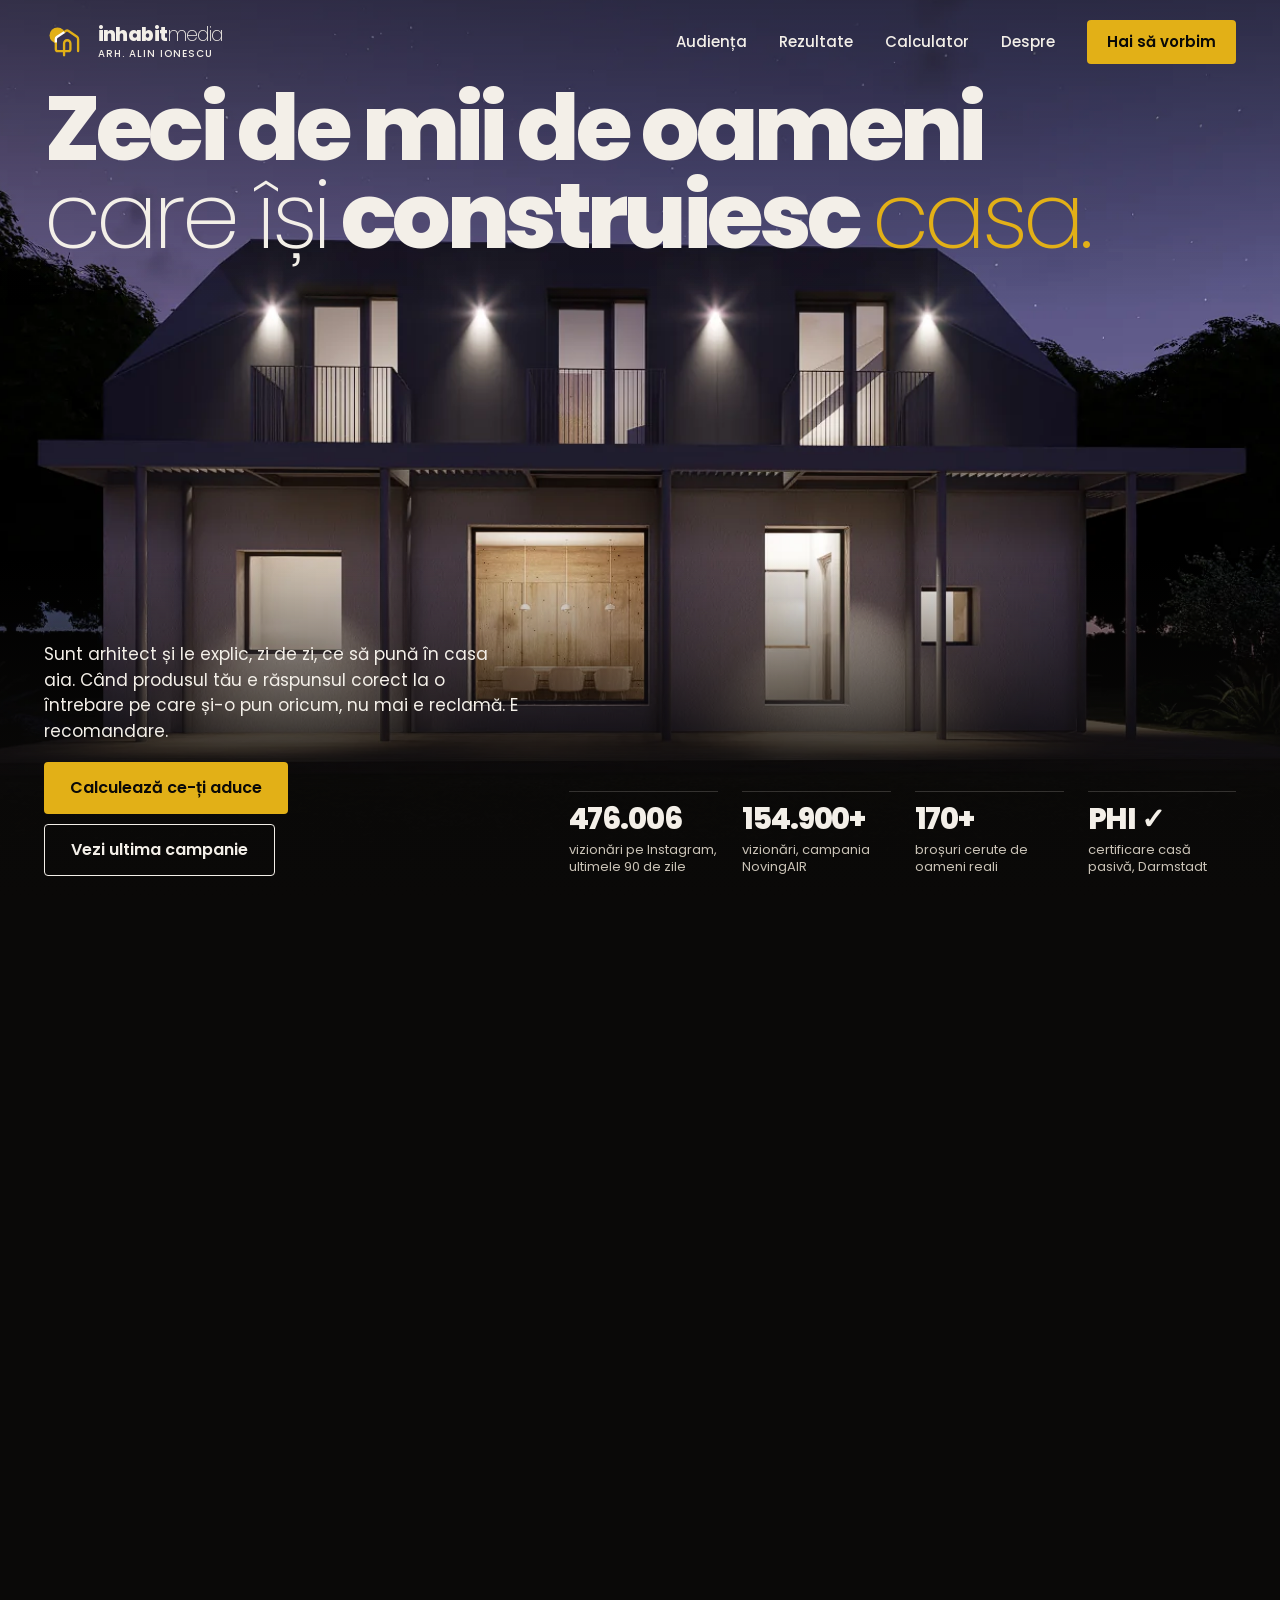
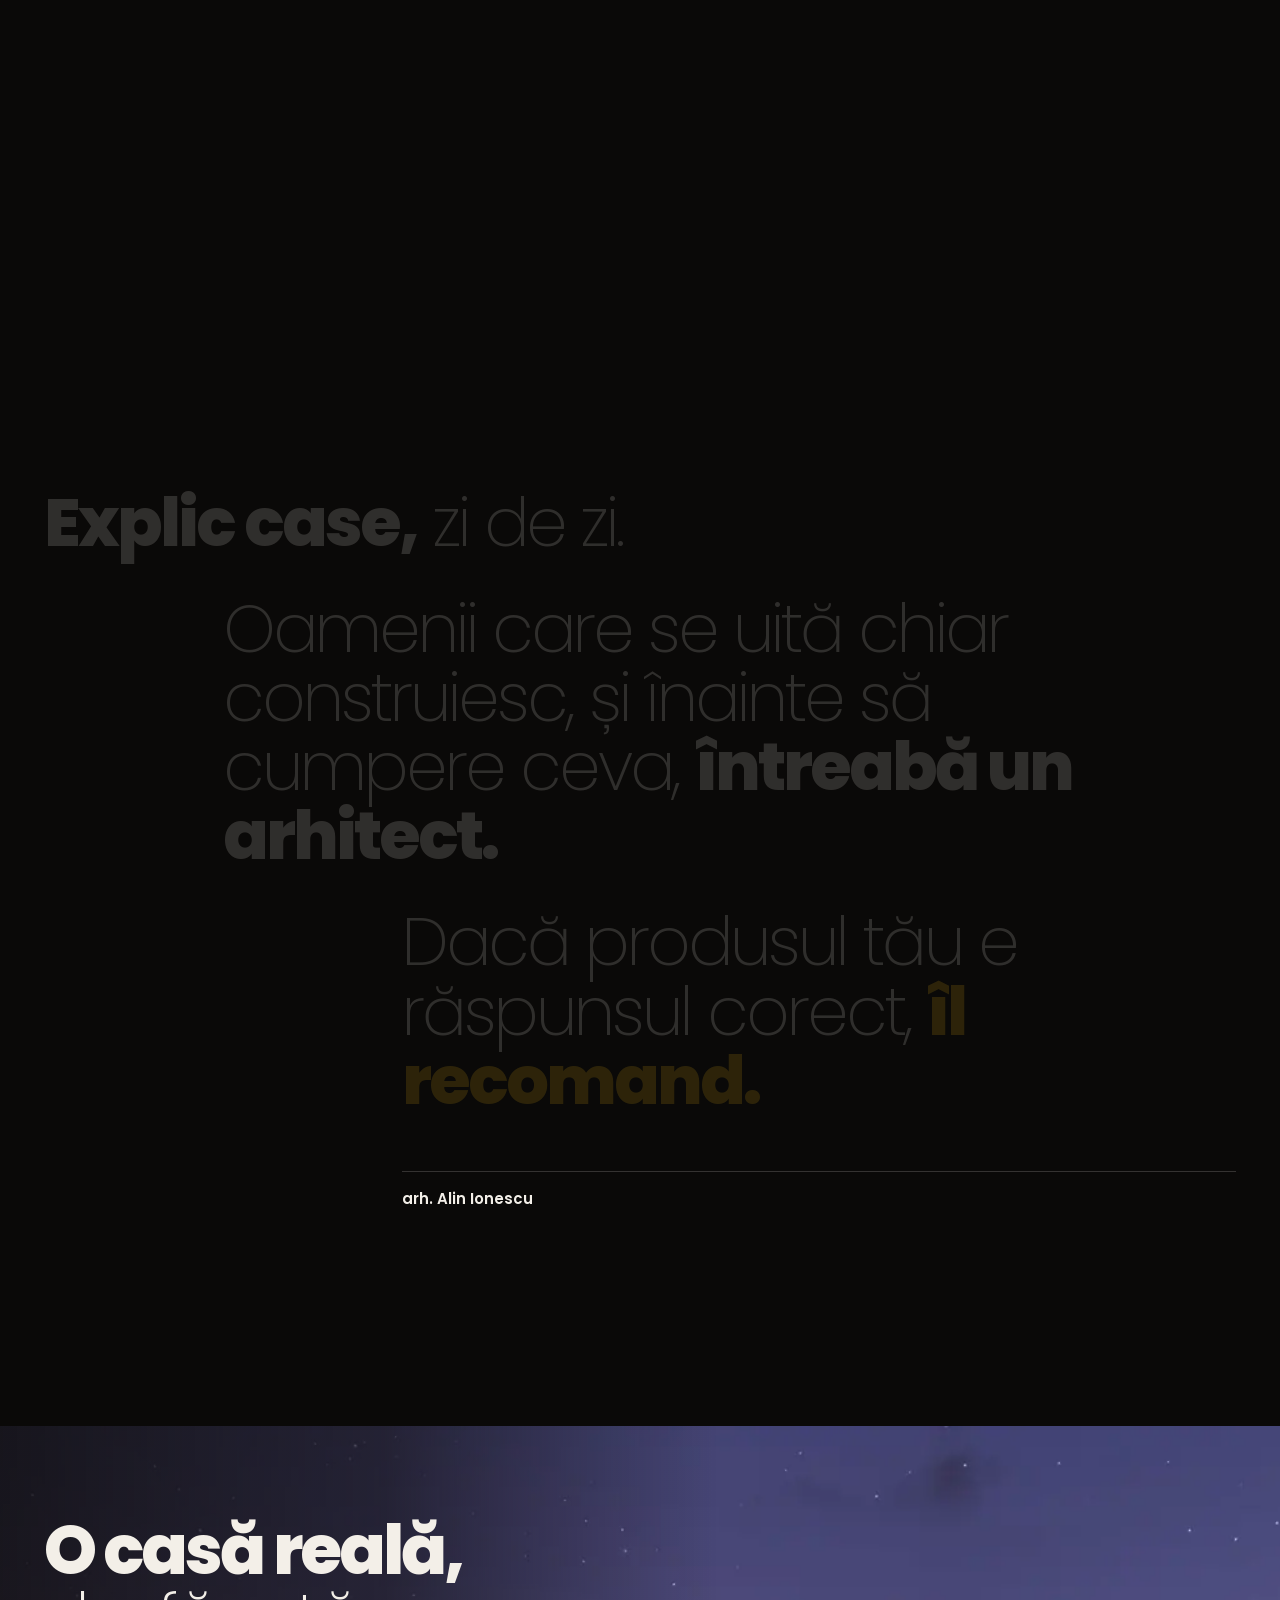
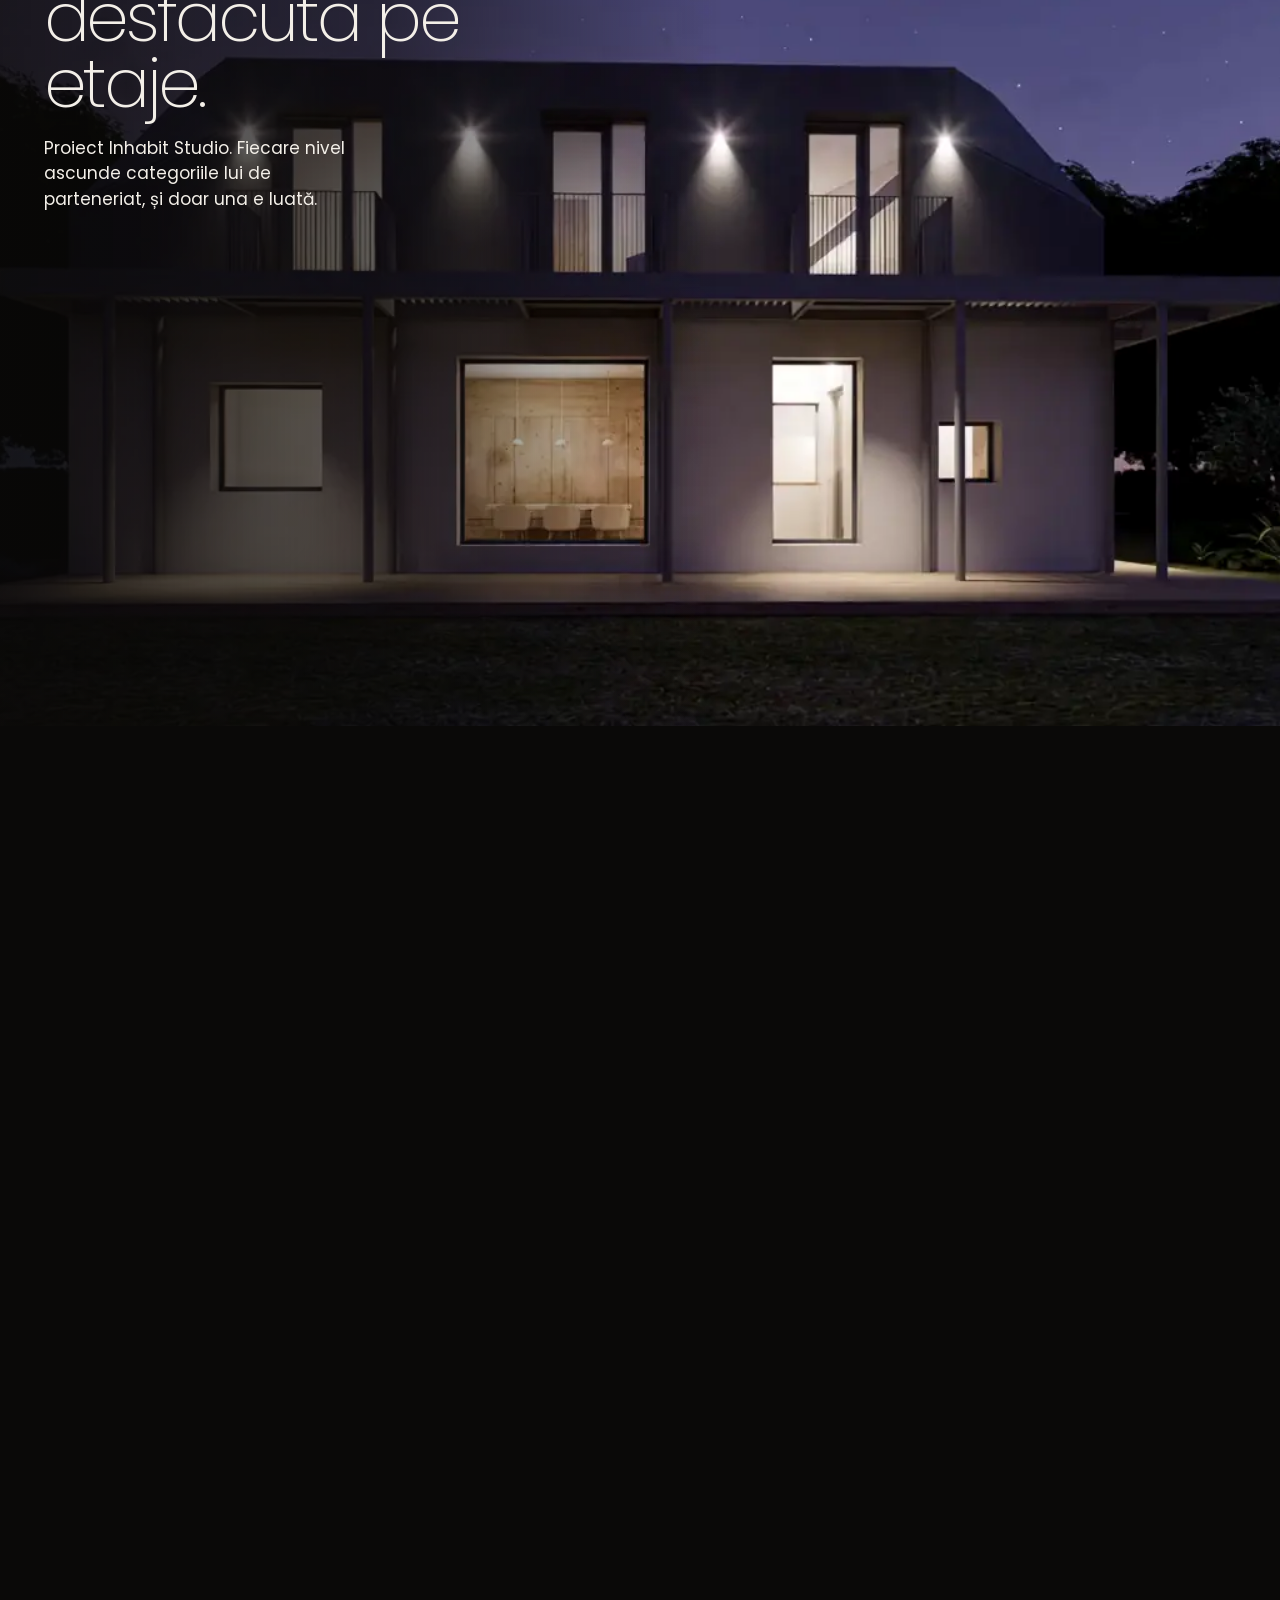
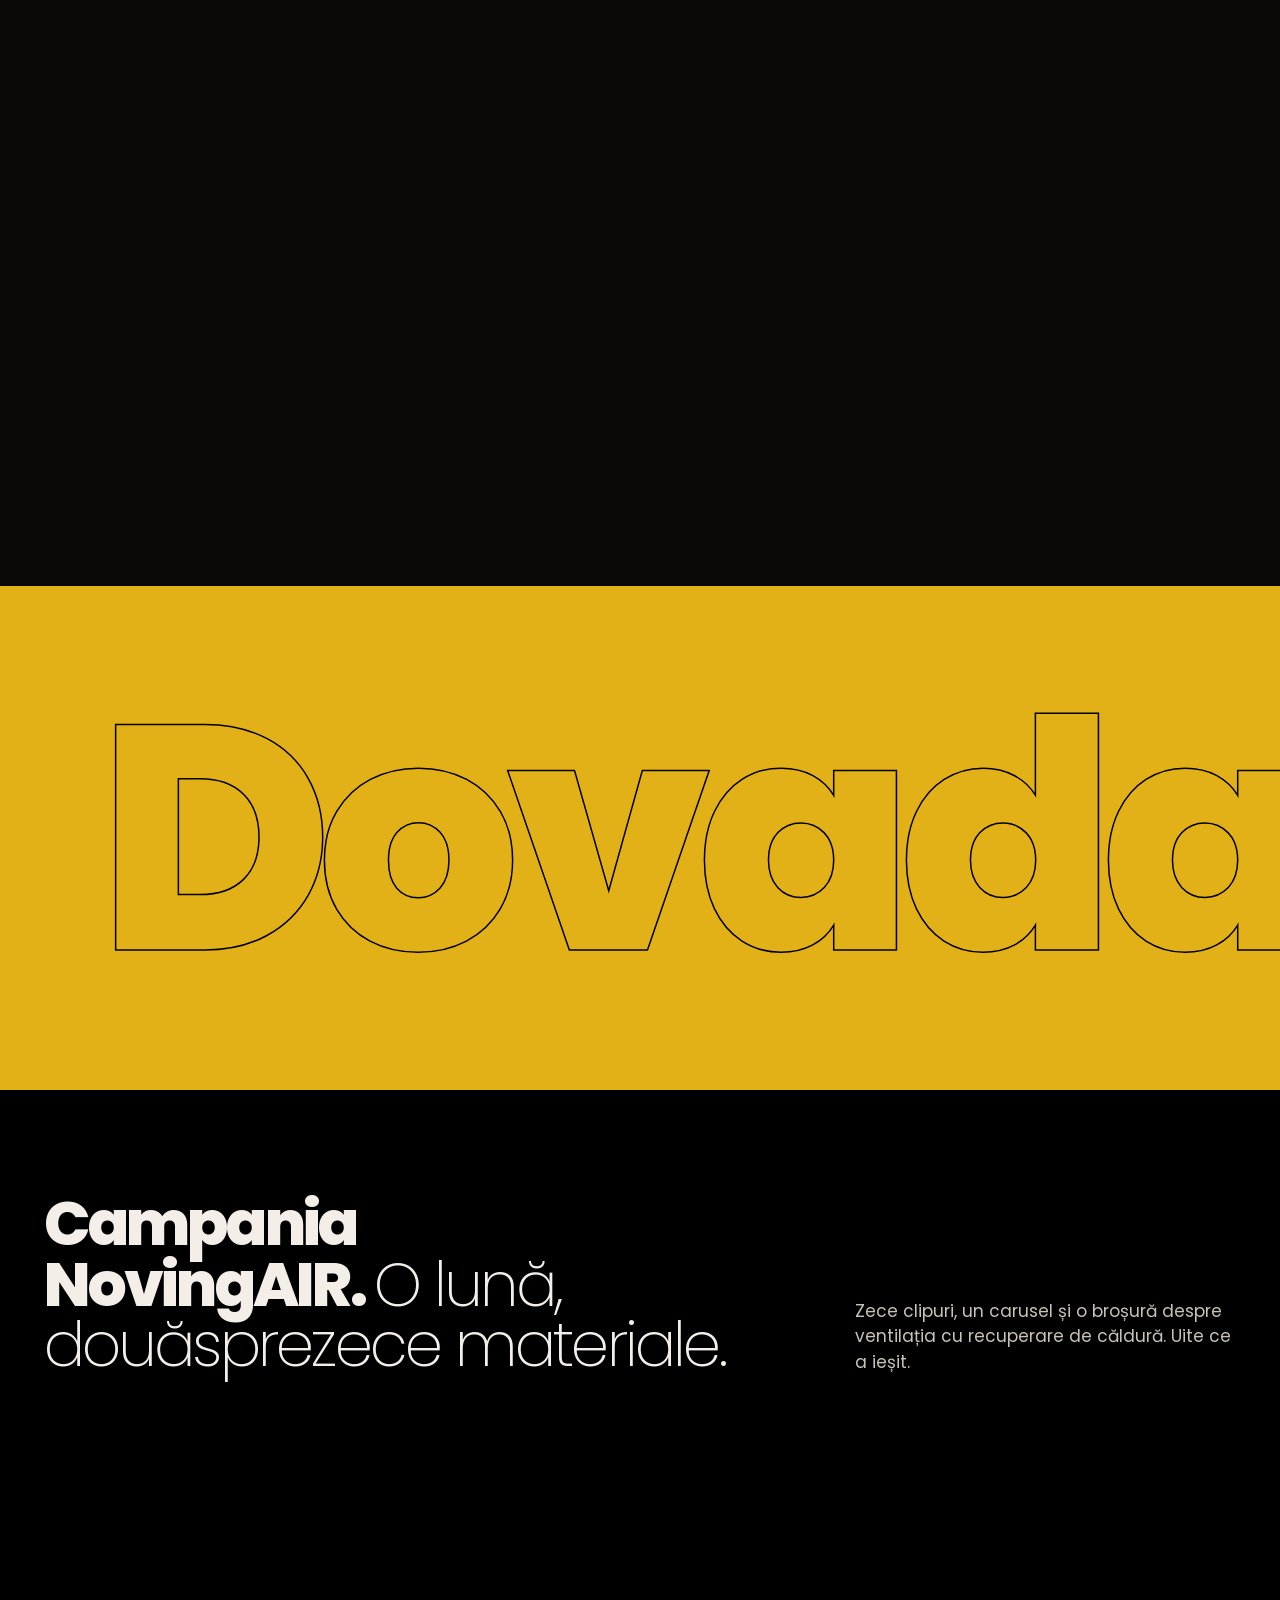
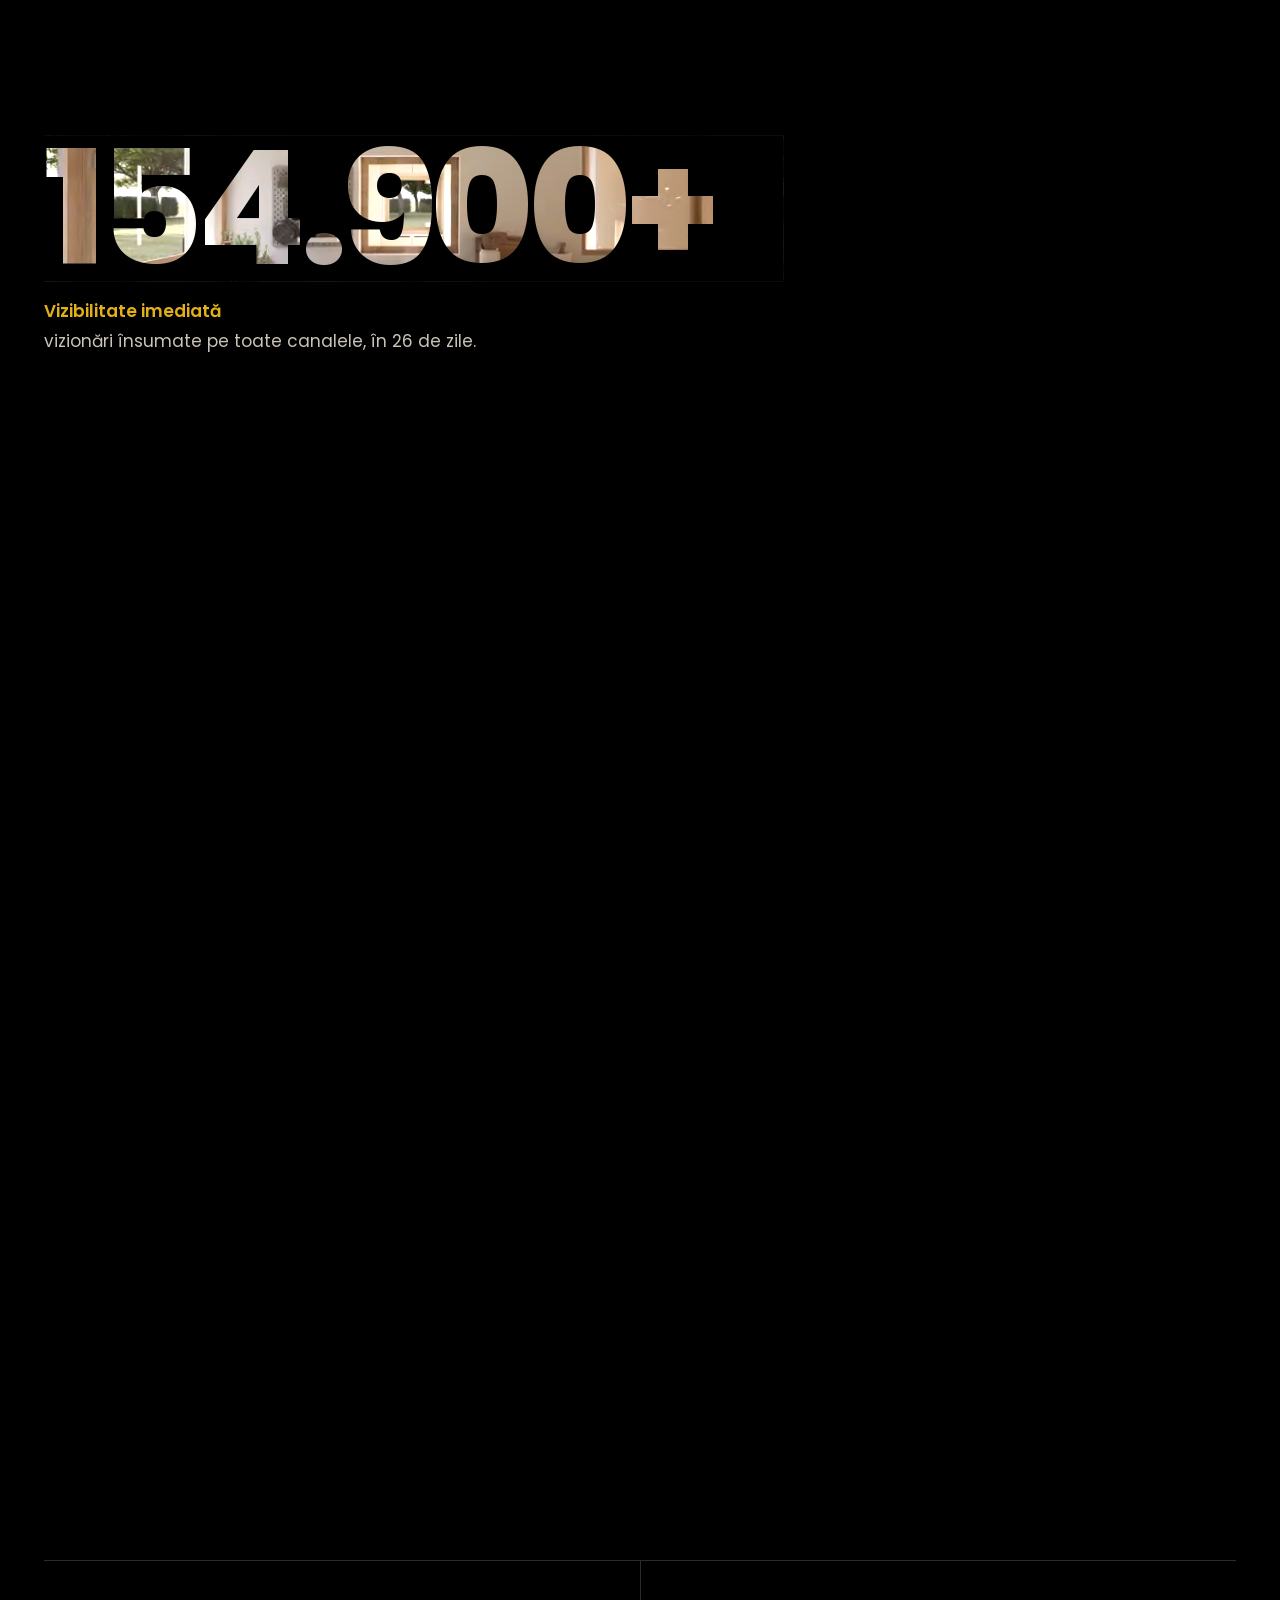
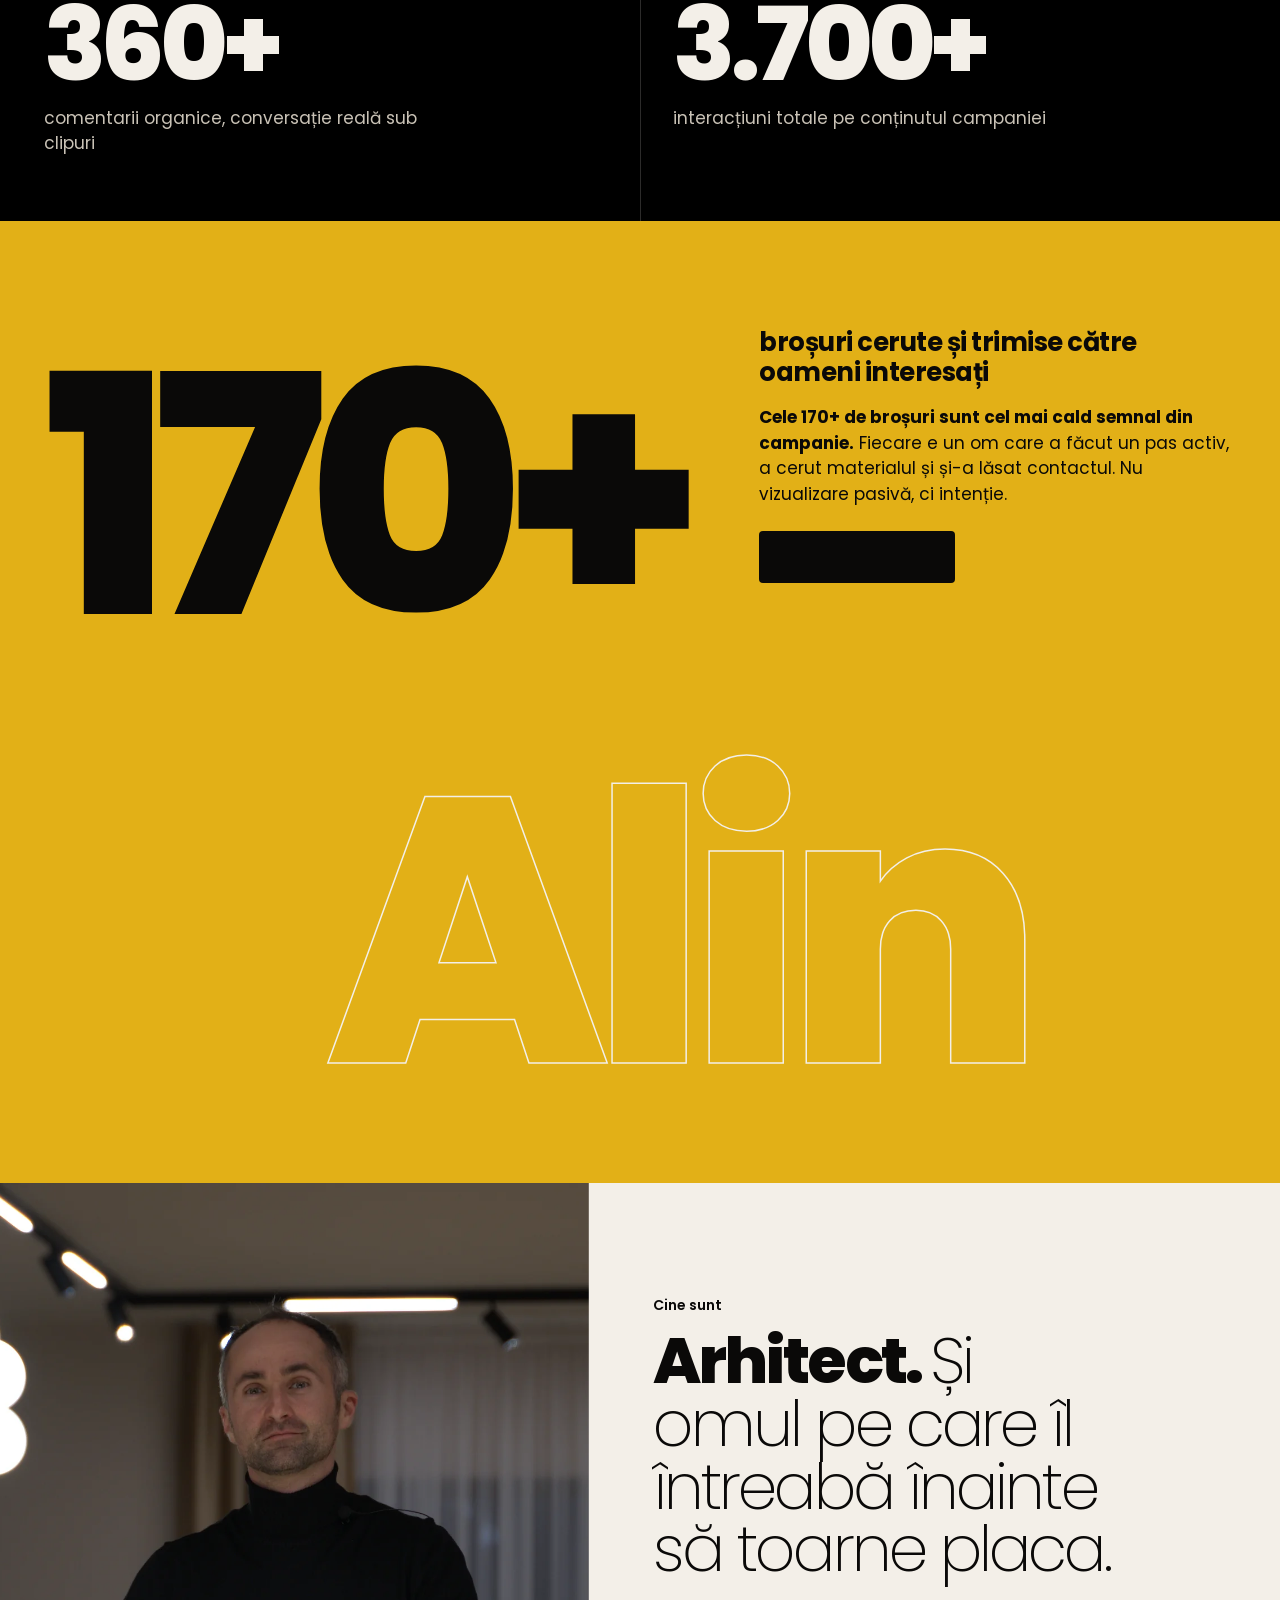
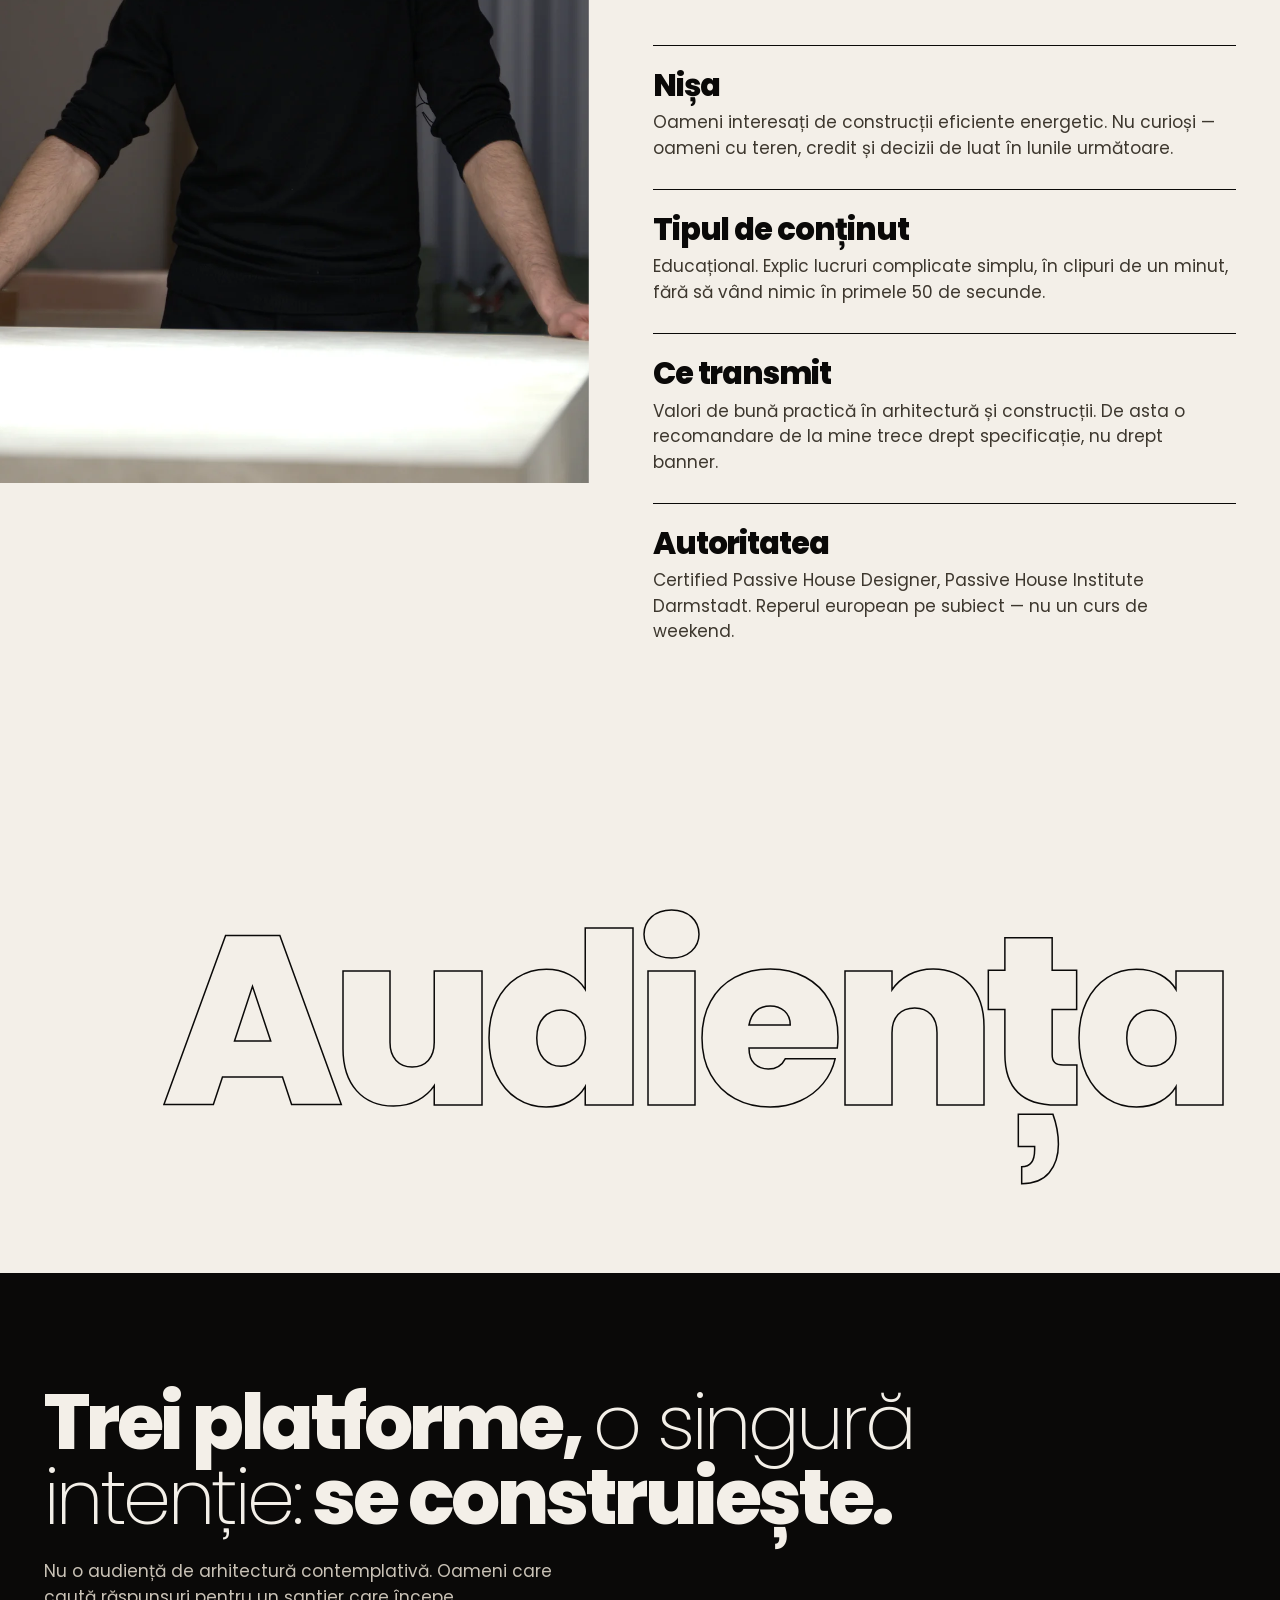
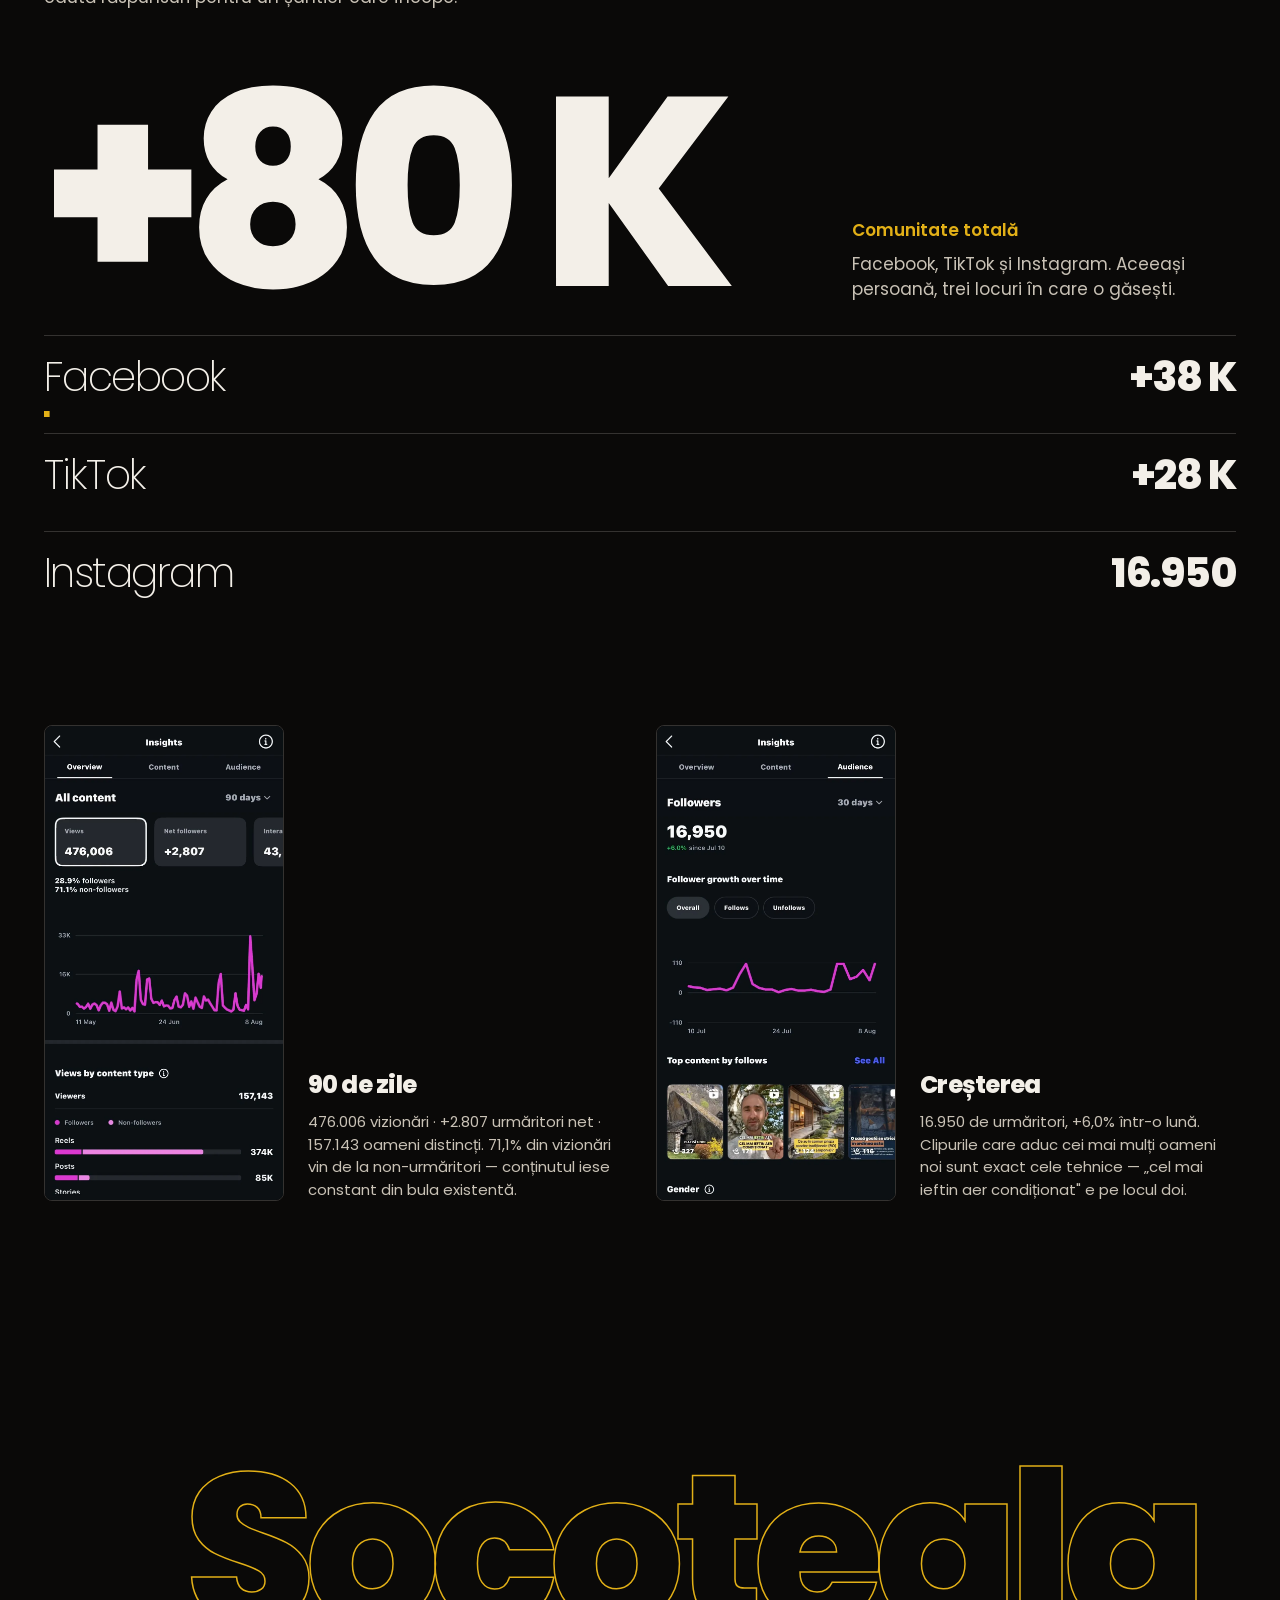
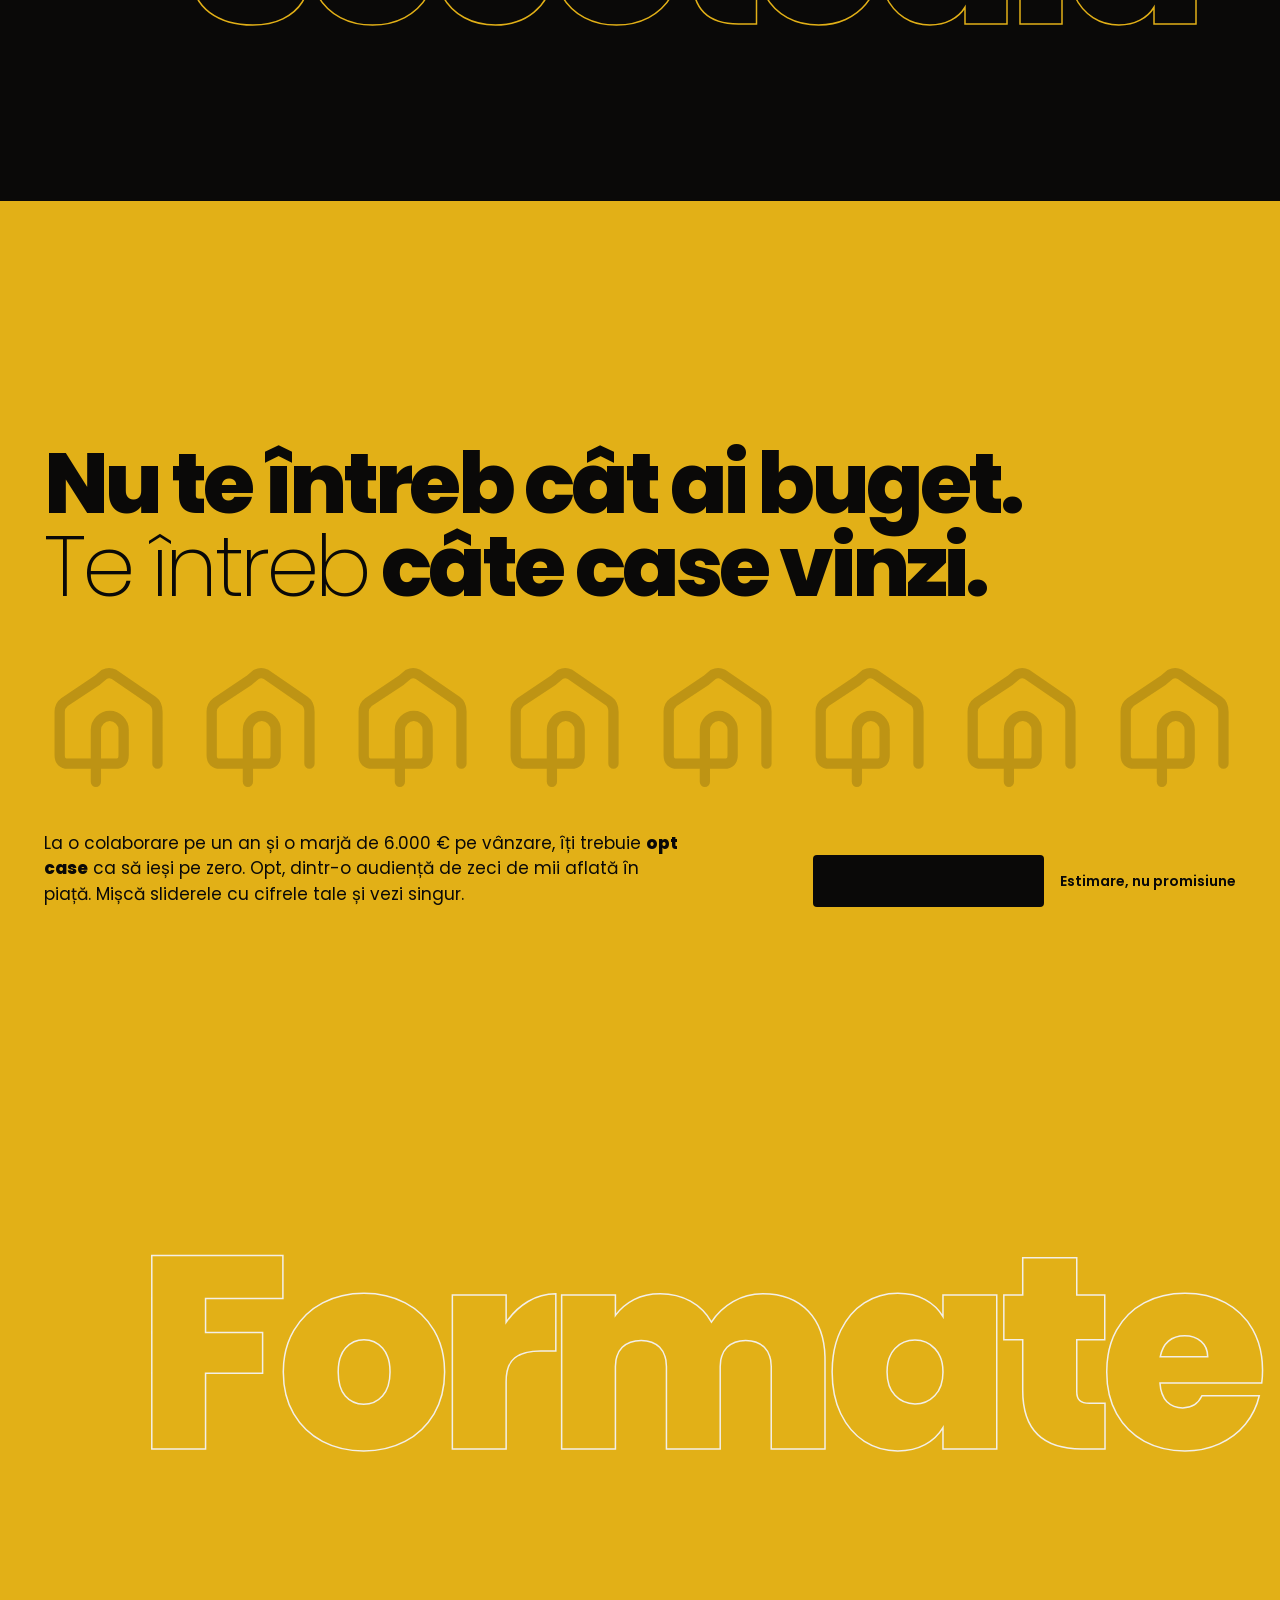
<file: index.html>
<!doctype html>
<html lang="ro">
<head>
<meta charset="utf-8">
<meta name="viewport" content="width=device-width, initial-scale=1">
<title>Inhabit Media — parteneriate de brand cu arh. Alin Ionescu</title>
<link rel="canonical" href="https://elod3.github.io/casa-care-vinde/">
<meta property="og:url" content="https://elod3.github.io/casa-care-vinde/">
<meta property="og:locale" content="ro_RO">
<meta name="description" content="Zeci de mii de oameni care își construiesc casa acum. Sunt arhitect și le explic ce să pună în ea. Când produsul tău e răspunsul corect, nu mai e reclamă — e specificație.">
<meta name="theme-color" content="#0A0908">
<meta property="og:title" content="Inhabit Media — parteneriate de brand cu arh. Alin Ionescu">
<meta property="og:description" content="Campania NovingAIR: 154.900+ vizionări și 170+ broșuri cerute, într-o lună.">
<meta property="og:type" content="website">
<meta property="og:image" content="https://elod3.github.io/casa-care-vinde/assets/img/og.jpg">
<meta name="twitter:card" content="summary_large_image">
<link rel="icon" href="data:image/svg+xml,%3Csvg xmlns='http://www.w3.org/2000/svg' viewBox='0 0 32 32'%3E%3Crect width='32' height='32' rx='7' fill='%23E2B017'/%3E%3Cpath d='M7 15.5 16 8l9 7.5V25H7z' fill='none' stroke='%230A0F16' stroke-width='2.4' stroke-linejoin='round'/%3E%3C/svg%3E">
<link rel="preload" href="assets/fonts/poppins-800-latin.woff2" as="font" type="font/woff2" crossorigin>
<link rel="preload" as="image" href="assets/img/hero/casa-noapte.webp">
<link rel="stylesheet" href="assets/css/fonts.css">
<link rel="stylesheet" href="assets/css/cine.css">
<script>if(!matchMedia('(prefers-reduced-motion: reduce)').matches){document.documentElement.classList.add('anim');try{if(sessionStorage.getItem('bw-seen'))document.documentElement.classList.add('seen')}catch(e){}}</script>
<meta name="robots" content="noindex">
</head>
<body>

<div class="loader" id="loader" role="status" aria-label="Se încarcă">
  <div class="loader__panel"></div>
  <div class="loader__center">
    <svg class="loader__mark" viewBox="0 0 160 160" aria-hidden="true" fill="none" stroke-width="8.5" stroke-linecap="round">
      <mask id="bwSunL"><rect width="160" height="160" fill="#fff"/><path d="M43 65 84 37l40 29v94H43z" fill="#000"/></mask>
      <circle class="l-y" cx="49" cy="56" r="29" mask="url(#bwSunL)" stroke="none"/>
      <path class="l-s" pathLength="1" d="M43 82V106q0 7 7 7H89q7 0 7-7V85a11.5 11.5 0 0 0-23 0v43M74 44l6-5q4-2 8 0l32 22q4 3 4 9v43"/>
      <path class="l-w" pathLength="1" stroke-linecap="butt" d="M74 44 47 62q-4 3-4 8v12"/>
    </svg>
    <p class="loader__by"><span><b>inhabit</b>media presents</span></p>
  </div>
</div>

<header class="nav" id="nav">
  <a class="nav__word" href="index.html" aria-label="Inhabit Media, acasă">
    <svg class="nav__mark" viewBox="0 0 160 160" aria-hidden="true" fill="none" stroke-width="8.5" stroke-linecap="round">
      <mask id="bwSun"><rect width="160" height="160" fill="#fff"/><path d="M43 65 84 37l40 29v94H43z" fill="#000"/></mask>
      <circle class="m-y" cx="49" cy="56" r="29" mask="url(#bwSun)" stroke="none"/>
      <path class="m-s" d="M43 82V106q0 7 7 7H89q7 0 7-7V85a11.5 11.5 0 0 0-23 0v43M74 44l6-5q4-2 8 0l32 22q4 3 4 9v43"/>
      <path class="m-w" stroke-linecap="butt" d="M74 44 47 62q-4 3-4 8v12"/>
    </svg>
    <span class="nav__name"><b>inhabit<i>media</i></b><small>arh. alin ionescu</small></span>
  </a>
  <nav class="nav__links" id="navLinks">
    <a href="#audienta">Audiența</a>
    <a href="rezultate.html">Rezultate</a>
    <a href="calculator.html">Calculator</a>
    <a href="despre.html">Despre</a>
    <a class="btn btn--yellow" href="contact.html">Hai să vorbim</a>
  </nav>
  <button class="nav__toggle" id="navToggle" aria-label="Meniu" aria-expanded="false" aria-controls="navLinks"><span></span><span></span></button>
</header>

<main>
<section class="hero">
  <div class="hero__house" aria-hidden="true">
    <div style="position:absolute;inset:-14px -20px">
      <img class="hero__off" src="assets/img/hero/casa-noapte.webp" alt="" width="1440" height="892" fetchpriority="high">
      <img class="hero__on" src="assets/img/hero/casa-noapte.webp" alt="" width="1440" height="892">
    </div>
  </div>
  <div class="hero__scrim" aria-hidden="true"></div>
  <div class="hero__in">
    <h1 data-in>Zeci de mii de oameni <span>care își</span> construiesc <span class="hl">casa.</span></h1>
    <div class="hero__foot">
      <div data-in>
        <p class="hero__lead">Sunt arhitect și le explic, zi de zi, ce să pună în casa aia. Când produsul tău e răspunsul corect la o întrebare pe care și-o pun oricum, nu mai e reclamă. E recomandare.</p>
        <div class="hero__cta">
          <a class="btn btn--yellow" href="calculator.html">Calculează ce-ți aduce</a>
          <a class="btn btn--line" href="rezultate.html">Vezi ultima campanie</a>
        </div>
      </div>
      <div data-in>
        <ul class="hero__figs">
          <li><b>476.006</b><span>vizionări pe Instagram, ultimele 90 de zile</span></li>
          <li><b>154.900+</b><span>vizionări, campania NovingAIR</span></li>
          <li><b>170+</b><span>broșuri cerute de oameni reali</span></li>
          <li><b>PHI ✓</b><span>certificare casă pasivă, Darmstadt</span></li>
        </ul>
      </div>
    </div>
  </div>
</section>
<section class="say" aria-label="De la Alin">
  <p class="say__txt"><span><b>Explic case,</b> zi de zi.</span> <span>Oamenii care se uită chiar construiesc, și înainte să cumpere ceva, <b>întreabă un arhitect.</b></span> <span>Dacă produsul tău e răspunsul corect, <b class="hl">îl recomand.</b></span></p>
  <p class="say__by">arh. Alin Ionescu</p>
</section>

<section class="explo" id="explozie" aria-labelledby="exploTitle">
  <div class="explo__stage">
    <canvas class="explo__frames" aria-hidden="true"></canvas>
    <canvas class="explo__gl" aria-hidden="true"></canvas>
    <div class="explo__shade" aria-hidden="true"></div>
    <div class="explo__bar" aria-hidden="true"></div>
    <noscript><img class="explo__still" src="assets/explozie/axo-final.webp" alt=""></noscript>

    <div class="explo__head">
      <h2 id="exploTitle">O casă reală, <span>desfăcută pe etaje.</span></h2>
      <p class="explo__sub">Proiect Inhabit Studio. Fiecare nivel ascunde categoriile lui de parteneriat, și doar una e luată.</p>
    </div>

    <ul class="explo__levels">
      <li class="explo__level" data-level="acoperis">
        <b>Acoperiș</b>
        <button type="button" class="explo__cat" data-name="Acoperiș / învelitori" data-at=".39,.29">Acoperiș / învelitori</button>
        <button type="button" class="explo__cat" data-name="Fotovoltaic + baterii" data-at=".63,.37">Fotovoltaic + baterii</button>
        <button type="button" class="explo__cat" data-name="Izolație naturală" data-at=".82,.72">Izolație naturală</button>
      </li>
      <li class="explo__level" data-level="mansarda">
        <b>Mansardă</b>
        <button type="button" class="explo__cat" data-name="Structură CLT / lemn" data-at=".32,.38" data-room="scara" data-text="Scara și peretele de lemn, lăsate la vedere.">Structură CLT / lemn</button>
        <button type="button" class="explo__cat" data-name="Tâmplărie / ferestre" data-at=".49,.34" data-room="living_soare" data-text="Soarele de iarnă intră pe fereastra mare și rămâne în casă.">Tâmplărie / ferestre</button>
        <button type="button" class="explo__cat" data-name="Etanșare / membrane" data-at=".84,.59">Etanșare / membrane</button>
        <button type="button" class="explo__cat" data-name="Smart home" data-at=".78,.44">Smart home</button>
      </li>
      <li class="explo__level" data-level="parter">
        <b>Parter</b>
        <button type="button" class="explo__cat is-taken" data-name="Ventilație cu recuperare" data-at=".835,.315" data-taken data-room="bucatarie" data-text="Aerul se schimbă fără să deschizi geamul.">Ventilație cu recuperare <em>NovingAIR · ocupat</em></button>
        <button type="button" class="explo__cat" data-name="Zidărie / ceramică" data-at=".50,.52">Zidărie / ceramică</button>
        <button type="button" class="explo__cat" data-name="Izolație termică" data-at=".66,.61">Izolație termică</button>
        <button type="button" class="explo__cat" data-name="Pompe de căldură" data-at=".78,.43">Pompe de căldură</button>
        <button type="button" class="explo__cat" data-name="Finisaje / pardoseli" data-at=".42,.40" data-room="dining" data-text="Stejar pe jos, lumină naturală pe masă.">Finisaje / pardoseli</button>
      </li>
    </ul>

    <div class="explo__dots"></div>

    <aside class="explo__panel" aria-live="polite" hidden>
      <button type="button" class="explo__close" data-flip>Înapoi</button>
      <h3 class="explo__pname"></h3>
      <p class="explo__pstate"></p>
      <p class="explo__ptext"></p>
      <video class="explo__pvideo" muted loop playsinline preload="none" hidden></video>
      <a class="btn btn--yellow" href="contact.html">Hai să vorbim</a>
    </aside>

  </div>
</section>
<div class="seam seam--lit" style="--from:var(--yellow);--to:#000;--n:6" aria-hidden="true"><b>Dovada</b><div class="seam__pour"><b>Dovada</b></div></div>
<section class="camp" id="campanie" aria-labelledby="campTitle">
  <div class="camp__stage">
    <div class="camp__head">
      <div>
          <h2 id="campTitle">Campania NovingAIR. <span>O lună, douăsprezece materiale.</span></h2>
      </div>
      <p class="camp__lead">Zece clipuri, un carusel și o broșură despre ventilația cu recuperare de căldură. Uite ce a ieșit.</p>
    </div>
    <div class="camp__hero">
      <div class="camp__num" aria-hidden="true">
        <span>154.900+</span>
        <video muted loop playsinline preload="none" poster="assets/video/casa/bucatarie.webp" src="assets/video/casa/bucatarie.mp4"></video>
      </div>
      <p class="camp__cap"><b>Vizibilitate imediată</b> <span class="camp__sr">154.900+</span> vizionări însumate pe toate canalele, în 26 de zile.</p>
    </div>
  </div>

  <ul class="camp__stats">
    <li><b>360+</b><span>comentarii organice, conversație reală sub clipuri</span></li>
    <li><b>3.700+</b><span>interacțiuni totale pe conținutul campaniei</span></li>
  </ul>

  <div class="camp__hot">
    <b class="camp__170">170+</b>
    <div>
      <p class="camp__170cap">broșuri cerute și trimise către oameni interesați</p>
      <p class="camp__note"><b>Cele 170+ de broșuri sunt cel mai cald semnal din campanie.</b> Fiecare e un om care a făcut un pas activ, a cerut materialul și și-a lăsat contactul. Nu vizualizare pasivă, ci intenție.</p>
      <a class="btn btn--dark" href="rezultate.html">Raportul complet</a>
    </div>
  </div>
</section>

<div class="seam seam--lit" style="--from:var(--yellow);--to:var(--ink);--n:4" aria-hidden="true"><b>Alin</b><div class="seam__pour"><b>Alin</b></div></div>
<section class="who" id="cine" aria-labelledby="whoTitle">
  <div class="who__pic"><img src="assets/img/hero/alin-hero-portrait-1200.webp" srcset="assets/img/hero/alin-hero-portrait-1200.webp 1200w, assets/img/hero/alin-hero-portrait-1600.webp 1600w" sizes="(max-width: 767px) 100vw, 46vw" alt="Arhitectul Alin Ionescu" width="1200" height="1600" loading="lazy"></div>
  <div class="who__txt">
    <p class="tag">Cine sunt</p>
    <h2 id="whoTitle" data-lines>Arhitect. <span>Și omul pe care îl întreabă înainte să toarne placa.</span></h2>
    <dl class="who__list">
      <div data-rise><dt>Nișa</dt><dd>Oameni interesați de construcții eficiente energetic. Nu curioși — oameni cu teren, credit și decizii de luat în lunile următoare.</dd></div>
      <div data-rise><dt>Tipul de conținut</dt><dd>Educațional. Explic lucruri complicate simplu, în clipuri de un minut, fără să vând nimic în primele 50 de secunde.</dd></div>
      <div data-rise><dt>Ce transmit</dt><dd>Valori de bună practică în arhitectură și construcții. De asta o recomandare de la mine trece drept specificație, nu drept banner.</dd></div>
      <div data-rise><dt>Autoritatea</dt><dd>Certified Passive House Designer, Passive House Institute Darmstadt. Reperul european pe subiect — nu un curs de weekend.</dd></div>
    </dl>
  </div>
</section>

<div class="seam seam--lit" style="--from:var(--ink);--to:var(--night);--n:8" aria-hidden="true"><b>Audiența</b><div class="seam__pour"><b>Audiența</b></div></div>
<section class="aud" id="audienta" aria-labelledby="audTitle">
  <div class="aud__head">
    <h2 id="audTitle" data-lines>Trei platforme, <span>o singură intenție:</span> se construiește.</h2>
    <p class="aud__lead" data-rise>Nu o audiență de arhitectură contemplativă. Oameni care caută răspunsuri pentru un șantier care începe.</p>
  </div>
  <div class="aud__total">
    <b>+80 K</b>
    <div><p class="aud__label">Comunitate totală</p><p>Facebook, TikTok și Instagram. Aceeași persoană, trei locuri în care o găsești.</p></div>
  </div>
  <div class="aud__bars">
    <div class="aud__bar"><div><b>Facebook</b><span>+38 K</span></div><i style="--w:100%"></i></div>
    <div class="aud__bar"><div><b>TikTok</b><span>+28 K</span></div><i style="--w:74%"></i></div>
    <div class="aud__bar"><div><b>Instagram</b><span>16.950</span></div><i style="--w:43%"></i></div>
  </div>
  <div class="aud__proof">
    <figure data-rise>
      <img src="assets/img/proof/ig-overview-90z.webp" alt="Instagram Insights, ultimele 90 de zile: 476.006 vizionări, +2.807 urmăritori net, 157.143 spectatori unici" width="946" height="1885" loading="lazy">
      <figcaption><b>90 de zile</b><span>476.006 vizionări · +2.807 urmăritori net · 157.143 oameni distincți. 71,1% din vizionări vin de la non-urmăritori — conținutul iese constant din bula existentă.</span></figcaption>
    </figure>
    <figure data-rise>
      <img src="assets/img/proof/ig-audienta-30z.webp" alt="Instagram Insights, audiență: 16.950 urmăritori, +6,0% în 30 de zile" width="946" height="1885" loading="lazy">
      <figcaption><b>Creșterea</b><span>16.950 de urmăritori, +6,0% într-o lună. Clipurile care aduc cei mai mulți oameni noi sunt exact cele tehnice — „cel mai ieftin aer condiționat" e pe locul doi.</span></figcaption>
    </figure>
  </div>
</section>

<div class="seam" style="--from:var(--night);--to:var(--yellow);--n:9" aria-hidden="true"><b>Socoteala</b><div class="seam__pour"><b>Socoteala</b></div></div>
<section class="calc" id="calculator" aria-labelledby="calcTitle">
  <h2 id="calcTitle" data-lines>Nu te întreb cât ai buget. <span>Te întreb</span> câte case vinzi.</h2>
  <div class="calc__eight" aria-hidden="true"><svg viewBox="30 18 105 118" fill="none" stroke="currentColor" stroke-width="8.5" stroke-linecap="round"><path d="M43 82V106q0 7 7 7H89q7 0 7-7V85a11.5 11.5 0 0 0-23 0v43M74 44l6-5q4-2 8 0l32 22q4 3 4 9v43M74 44 47 62q-4 3-4 8v12"/></svg><svg viewBox="30 18 105 118" fill="none" stroke="currentColor" stroke-width="8.5" stroke-linecap="round"><path d="M43 82V106q0 7 7 7H89q7 0 7-7V85a11.5 11.5 0 0 0-23 0v43M74 44l6-5q4-2 8 0l32 22q4 3 4 9v43M74 44 47 62q-4 3-4 8v12"/></svg><svg viewBox="30 18 105 118" fill="none" stroke="currentColor" stroke-width="8.5" stroke-linecap="round"><path d="M43 82V106q0 7 7 7H89q7 0 7-7V85a11.5 11.5 0 0 0-23 0v43M74 44l6-5q4-2 8 0l32 22q4 3 4 9v43M74 44 47 62q-4 3-4 8v12"/></svg><svg viewBox="30 18 105 118" fill="none" stroke="currentColor" stroke-width="8.5" stroke-linecap="round"><path d="M43 82V106q0 7 7 7H89q7 0 7-7V85a11.5 11.5 0 0 0-23 0v43M74 44l6-5q4-2 8 0l32 22q4 3 4 9v43M74 44 47 62q-4 3-4 8v12"/></svg><svg viewBox="30 18 105 118" fill="none" stroke="currentColor" stroke-width="8.5" stroke-linecap="round"><path d="M43 82V106q0 7 7 7H89q7 0 7-7V85a11.5 11.5 0 0 0-23 0v43M74 44l6-5q4-2 8 0l32 22q4 3 4 9v43M74 44 47 62q-4 3-4 8v12"/></svg><svg viewBox="30 18 105 118" fill="none" stroke="currentColor" stroke-width="8.5" stroke-linecap="round"><path d="M43 82V106q0 7 7 7H89q7 0 7-7V85a11.5 11.5 0 0 0-23 0v43M74 44l6-5q4-2 8 0l32 22q4 3 4 9v43M74 44 47 62q-4 3-4 8v12"/></svg><svg viewBox="30 18 105 118" fill="none" stroke="currentColor" stroke-width="8.5" stroke-linecap="round"><path d="M43 82V106q0 7 7 7H89q7 0 7-7V85a11.5 11.5 0 0 0-23 0v43M74 44l6-5q4-2 8 0l32 22q4 3 4 9v43M74 44 47 62q-4 3-4 8v12"/></svg><svg viewBox="30 18 105 118" fill="none" stroke="currentColor" stroke-width="8.5" stroke-linecap="round"><path d="M43 82V106q0 7 7 7H89q7 0 7-7V85a11.5 11.5 0 0 0-23 0v43M74 44l6-5q4-2 8 0l32 22q4 3 4 9v43M74 44 47 62q-4 3-4 8v12"/></svg></div>
  <div class="calc__foot">
    <p>La o colaborare pe un an și o marjă de 6.000 € pe vânzare, îți trebuie <b>opt case</b> ca să ieși pe zero. Opt, dintr-o audiență de zeci de mii aflată în piață. Mișcă sliderele cu cifrele tale și vezi singur.</p>
    <div><a class="btn btn--dark" href="calculator.html">Deschide calculatorul</a><p class="calc__micro">Estimare, nu promisiune</p></div>
  </div>
</section>

<div class="seam seam--lit" style="--from:var(--yellow);--to:var(--ink);--n:7" aria-hidden="true"><b>Formate</b><div class="seam__pour"><b>Formate</b></div></div>
<section class="reels" id="formate" aria-label="Formate">
  <div class="fan">
    <a class="fan__card" style="--o:-3;--a:3;--z:7" href="https://www.tiktok.com/@arh.alin.ionescu/video/7635665570024672534" target="_blank" rel="noopener" aria-label="Cât de adâncă trebuie să fie streașina?, 23,3K vizionări pe TikTok">
      <img src="assets/video/reels/7635665570024672534.webp" alt="" width="540" height="960" loading="lazy">
      <video muted loop playsinline preload="none" data-src="assets/video/reels/7635665570024672534.mp4" aria-hidden="true"></video>
      <span class="fan__views">23,3K vizionări</span>
    </a>
    <a class="fan__card" style="--o:-2;--a:2;--z:8" href="https://www.tiktok.com/@arh.alin.ionescu/video/7658249328183479574" target="_blank" rel="noopener" aria-label="Oprit în loc!, 37,4K vizionări pe TikTok">
      <img src="assets/video/reels/7658249328183479574.webp" alt="" width="540" height="960" loading="lazy">
      <video muted loop playsinline preload="none" data-src="assets/video/reels/7658249328183479574.mp4" aria-hidden="true"></video>
      <span class="fan__views">37,4K vizionări</span>
    </a>
    <a class="fan__card" style="--o:-1;--a:1;--z:9" href="https://www.tiktok.com/@arh.alin.ionescu/video/7649408456515915030" target="_blank" rel="noopener" aria-label="De ce e frig în casă?, 51,6K vizionări pe TikTok">
      <img src="assets/video/reels/7649408456515915030.webp" alt="" width="540" height="960" loading="lazy">
      <video muted loop playsinline preload="none" data-src="assets/video/reels/7649408456515915030.mp4" aria-hidden="true"></video>
      <span class="fan__views">51,6K vizionări</span>
    </a>
    <a class="fan__card" style="--o:0;--a:0;--z:10" href="https://www.tiktok.com/@arh.alin.ionescu/video/7569648890723519766" target="_blank" rel="noopener" aria-label="Așează casa cu latura lungă spre sud, 81,2K vizionări pe TikTok">
      <img src="assets/video/reels/7569648890723519766.webp" alt="" width="540" height="960" loading="lazy">
      <video muted loop playsinline preload="none" data-src="assets/video/reels/7569648890723519766.mp4" aria-hidden="true"></video>
      <span class="fan__views">81,2K vizionări</span>
    </a>
    <a class="fan__card" style="--o:1;--a:1;--z:9" href="https://www.tiktok.com/@arh.alin.ionescu/video/7571109685684735254" target="_blank" rel="noopener" aria-label="Ce au în comun prispa și engawa?, 68,1K vizionări pe TikTok">
      <img src="assets/video/reels/7571109685684735254.webp" alt="" width="540" height="960" loading="lazy">
      <video muted loop playsinline preload="none" data-src="assets/video/reels/7571109685684735254.mp4" aria-hidden="true"></video>
      <span class="fan__views">68,1K vizionări</span>
    </a>
    <a class="fan__card" style="--o:2;--a:2;--z:8" href="https://www.tiktok.com/@arh.alin.ionescu/video/7566283451297582358" target="_blank" rel="noopener" aria-label="Îți poți construi casa fără autorizație?, 47,2K vizionări pe TikTok">
      <img src="assets/video/reels/7566283451297582358.webp" alt="" width="540" height="960" loading="lazy">
      <video muted loop playsinline preload="none" data-src="assets/video/reels/7566283451297582358.mp4" aria-hidden="true"></video>
      <span class="fan__views">47,2K vizionări</span>
    </a>
    <a class="fan__card" style="--o:3;--a:3;--z:7" href="https://www.tiktok.com/@arh.alin.ionescu/video/7583736372377177366" target="_blank" rel="noopener" aria-label="Înainte să înțelegi un studiu topo, 30,2K vizionări pe TikTok">
      <img src="assets/video/reels/7583736372377177366.webp" alt="" width="540" height="960" loading="lazy">
      <video muted loop playsinline preload="none" data-src="assets/video/reels/7583736372377177366.mp4" aria-hidden="true"></video>
      <span class="fan__views">30,2K vizionări</span>
    </a>
  </div>
  <dl class="reels__list">
    <div data-rise><dt>Reels — clipuri educaționale</dt><dd>Formatul principal. Un hook puternic, o idee explicată, un CTA. De aici vine aproape tot reach-ul.</dd></div>
    <div data-rise><dt>Stories</dt><dd>Contactul zilnic. Întrebări, sondaje, linkuri directe — locul unde audiența răspunde, nu doar privește.</dd></div>
    <div data-rise><dt>Carusel</dt><dd>Conținut static optimizat pentru salvare. Un carusel bun e citit de trei ori și trimis mai departe.</dd></div>
    <div data-rise><dt>Broșură / checklist</dt><dd>Lead magnetul. Oamenii îl cer singuri și își lasă contactul — de aici au ieșit cele 170 de cereri din campania NovingAIR.</dd></div>
  </dl>
</section>

<div class="seam seam--lit" style="--from:var(--ink);--to:var(--night);--n:7" aria-hidden="true"><b>Sloturi</b><div class="seam__pour"><b>Sloturi</b></div></div>
<section class="slots" id="sloturi" aria-labelledby="slotsTitle">
  <video class="slots__bg" muted playsinline preload="none" poster="assets/video/casa/noapte_orbit.webp" src="assets/video/casa/noapte_orbit.mp4" aria-hidden="true"></video>
  <div class="slots__scrim" aria-hidden="true"></div>
  <div class="slots__in">
    <h2 id="slotsTitle" data-lines>O casă are <span>douăsprezece decizii.</span> Una singură e luată.</h2>
    <div class="slots__foot">
      <p data-rise>Fiecare categorie tehnică dintr-o casă e un slot de parteneriat, și țin <b>o singură firmă pe categorie</b>. Nu-ți fac reclamă alături de trei concurenți în aceeași lună.</p>
      <div data-rise>
        <a class="btn btn--yellow" href="casa.html">Intră în casă</a>
        <p class="slots__more">Secțiune printr-o casă pasivă. Dă scroll și camera se oprește la fiecare element tehnic. Acolo vezi toate cele douăsprezece categorii, care e ocupată și cât valorează fiecare.</p>
      </div>
    </div>
  </div>
  <div class="mq" aria-hidden="true"><div class="mq__t"><span>Tâmplărie</span><span>Ventilație cu recuperare</span><span>Structuri CLT</span><span>Zidărie</span><span>Izolații</span><span>Pompe de căldură</span><span>Fotovoltaic</span><span>Acoperiș</span><span>Etanșare</span><span>Smart home</span><span>Finisaje</span><span>Ferestre</span><span>Tâmplărie</span><span>Ventilație cu recuperare</span><span>Structuri CLT</span><span>Zidărie</span><span>Izolații</span><span>Pompe de căldură</span><span>Fotovoltaic</span><span>Acoperiș</span><span>Etanșare</span><span>Smart home</span><span>Finisaje</span><span>Ferestre</span></div></div>
</section>

<section class="proc" id="proces" aria-labelledby="procTitle">
  <div class="proc__stage">
    <div class="proc__head">
      <div><p class="tag">Producție</p>
      <h2 id="procTitle" data-lines>Procesul <span>unui reel.</span></h2></div>
      <p data-rise>Nu e „filmez ceva și postez". Fiecare clip trece prin nouă pași înainte să ajungă la oameni.</p>
    </div>
    <div class="proc__clip"><ol class="proc__track"><li><small>01</small>Research</li><li><small>02</small>Scripting</li><li><small>03</small>Storyboard</li><li><small>04</small>Filmare</li><li><small>05</small>Montaj</li><li><small>06</small>Grafică</li><li class=is-key><small>07</small>Aprobare</li><li><small>08</small>Publicare</li><li><small>09</small>Raport</li></ol></div>
    <div class="proc__bar" aria-hidden="true"><i></i></div>
  </div>
</section>

<div class="seam seam--lit" style="--from:var(--ink);--to:var(--yellow);--n:6" aria-hidden="true"><b>Vorbim</b><div class="seam__pour"><b>Vorbim</b></div></div>
</main>

<footer class="end" id="contact">
  <div class="end__top">
    <p class="tag">Hai să fii și tu o parte din casă</p>
    <h2 data-lines>Spune-mi ce vinzi. <span>Îți spun dacă audiența mea o cumpără.</span></h2>
  </div>
  <div class="end__stage">
    <p class="end__say"><span>Te învăț să construiești o casă caldă,</span><span>luminoasă și ușor de trăit.</span></p>
    <div class="end__alin">
      <img src="assets/img/alin-cut.webp" alt="Arhitectul Alin Ionescu" width="1200" height="1010" loading="lazy">
    </div>
    <p class="end__by">Din bio-ul <b>@arh.ionescu</b></p>
  </div>
  <div class="end__cta">
    <p>Un mail, două paragrafe. Îți răspund cu o părere sinceră — inclusiv dacă părerea e că nu are sens să lucrăm împreună.</p>
    <div class="end__btns"><a class="btn btn--dark" href="contact.html">Hai să vorbim</a><a class="btn btn--lineink" href="calculator.html">Fă-ți întâi socoteala</a></div>
  </div>
  <div class="end__nav">
    <nav class="end__col" aria-label="Site"><p>Site</p><ul><li><a href="#audienta">Audiența</a></li><li><a href="rezultate.html">Rezultate</a></li><li><a href="calculator.html">Calculator</a></li><li><a href="pachete.html">Ce conține un parteneriat</a></li><li><a href="despre.html">Despre Alin</a></li><li><a href="contact.html">Contact</a></li><li><a href="casa.html">Bonus: casa interactivă</a></li></ul></nav>
    <nav class="end__col" aria-label="Canale"><p>Canale</p><ul><li><a href="https://instagram.com/arh.ionescu" target="_blank" rel="noopener">Instagram</a></li><li><a href="https://tiktok.com/@arh.alin.ionescu" target="_blank" rel="noopener">TikTok</a></li><li><a href="https://inhabitstudio.ro/" target="_blank" rel="noopener">Inhabit Studio</a></li><li><a href="despre.html#buildwise">BuildWise</a></li><li><a href="mailto:office@inhabitstudio.ro">office@inhabitstudio.ro</a></li></ul></nav>
  </div>
  <div class="mq mq--night" aria-hidden="true"><div class="mq__t"><span>Tâmplărie</span><span>Ventilație cu recuperare</span><span>Structuri CLT</span><span>Zidărie</span><span>Izolații</span><span>Pompe de căldură</span><span>Fotovoltaic</span><span>Acoperiș</span><span>Etanșare</span><span>Smart home</span><span>Finisaje</span><span>Ferestre</span><span>Tâmplărie</span><span>Ventilație cu recuperare</span><span>Structuri CLT</span><span>Zidărie</span><span>Izolații</span><span>Pompe de căldură</span><span>Fotovoltaic</span><span>Acoperiș</span><span>Etanșare</span><span>Smart home</span><span>Finisaje</span><span>Ferestre</span></div></div>
  <div class="end__legal"><span>© 2026 Inhabit Media · Arh. Ionescu George-Alin</span><span>Prețurile sunt pe campanie, TVA neinclus.</span></div>
</footer>

<script src="assets/vendor/gsap.min.js"></script>
<script src="assets/vendor/ScrollTrigger.min.js"></script>
<script src="assets/vendor/SplitText.min.js"></script>
<script src="assets/vendor/lenis.min.js"></script>
<script src="assets/js/cine.js"></script>
<script src="assets/js/casa-explo.js"></script>
<script src="assets/js/gl.js"></script>
</body>
</html>
</file>
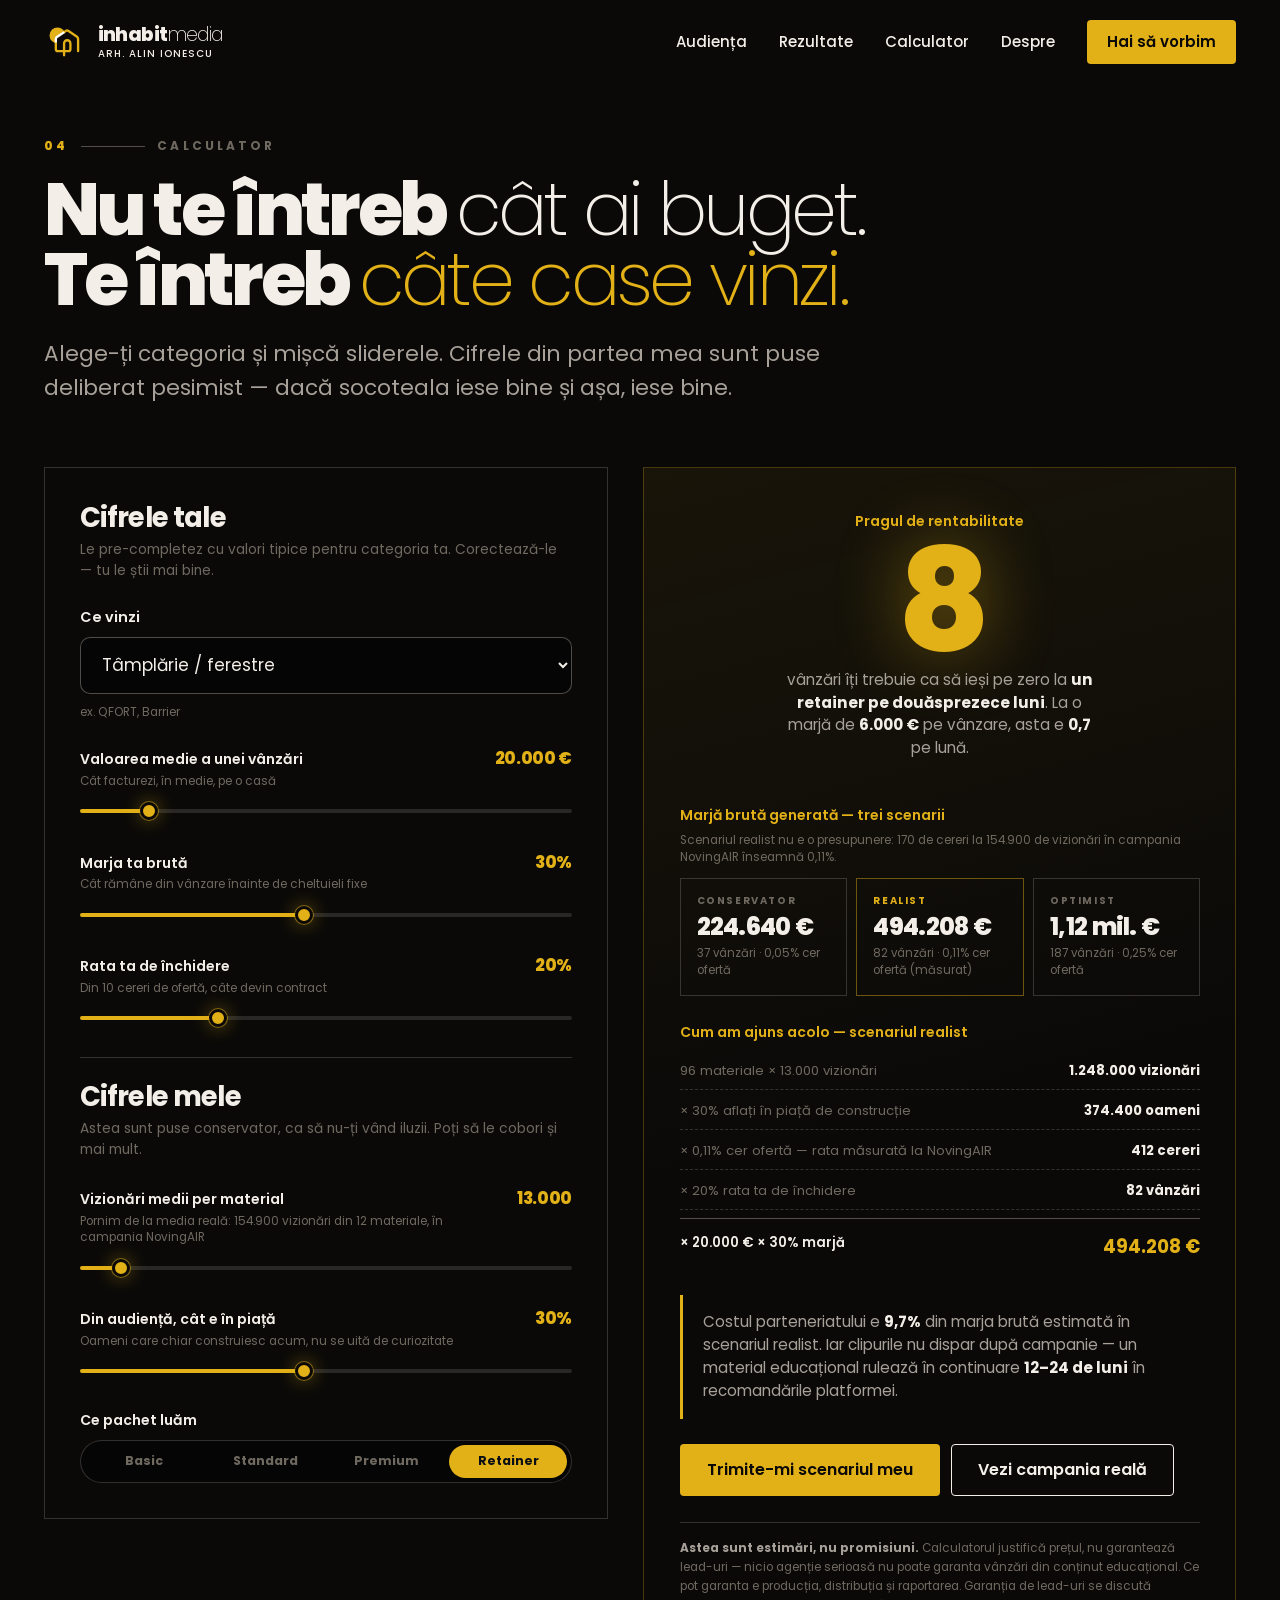
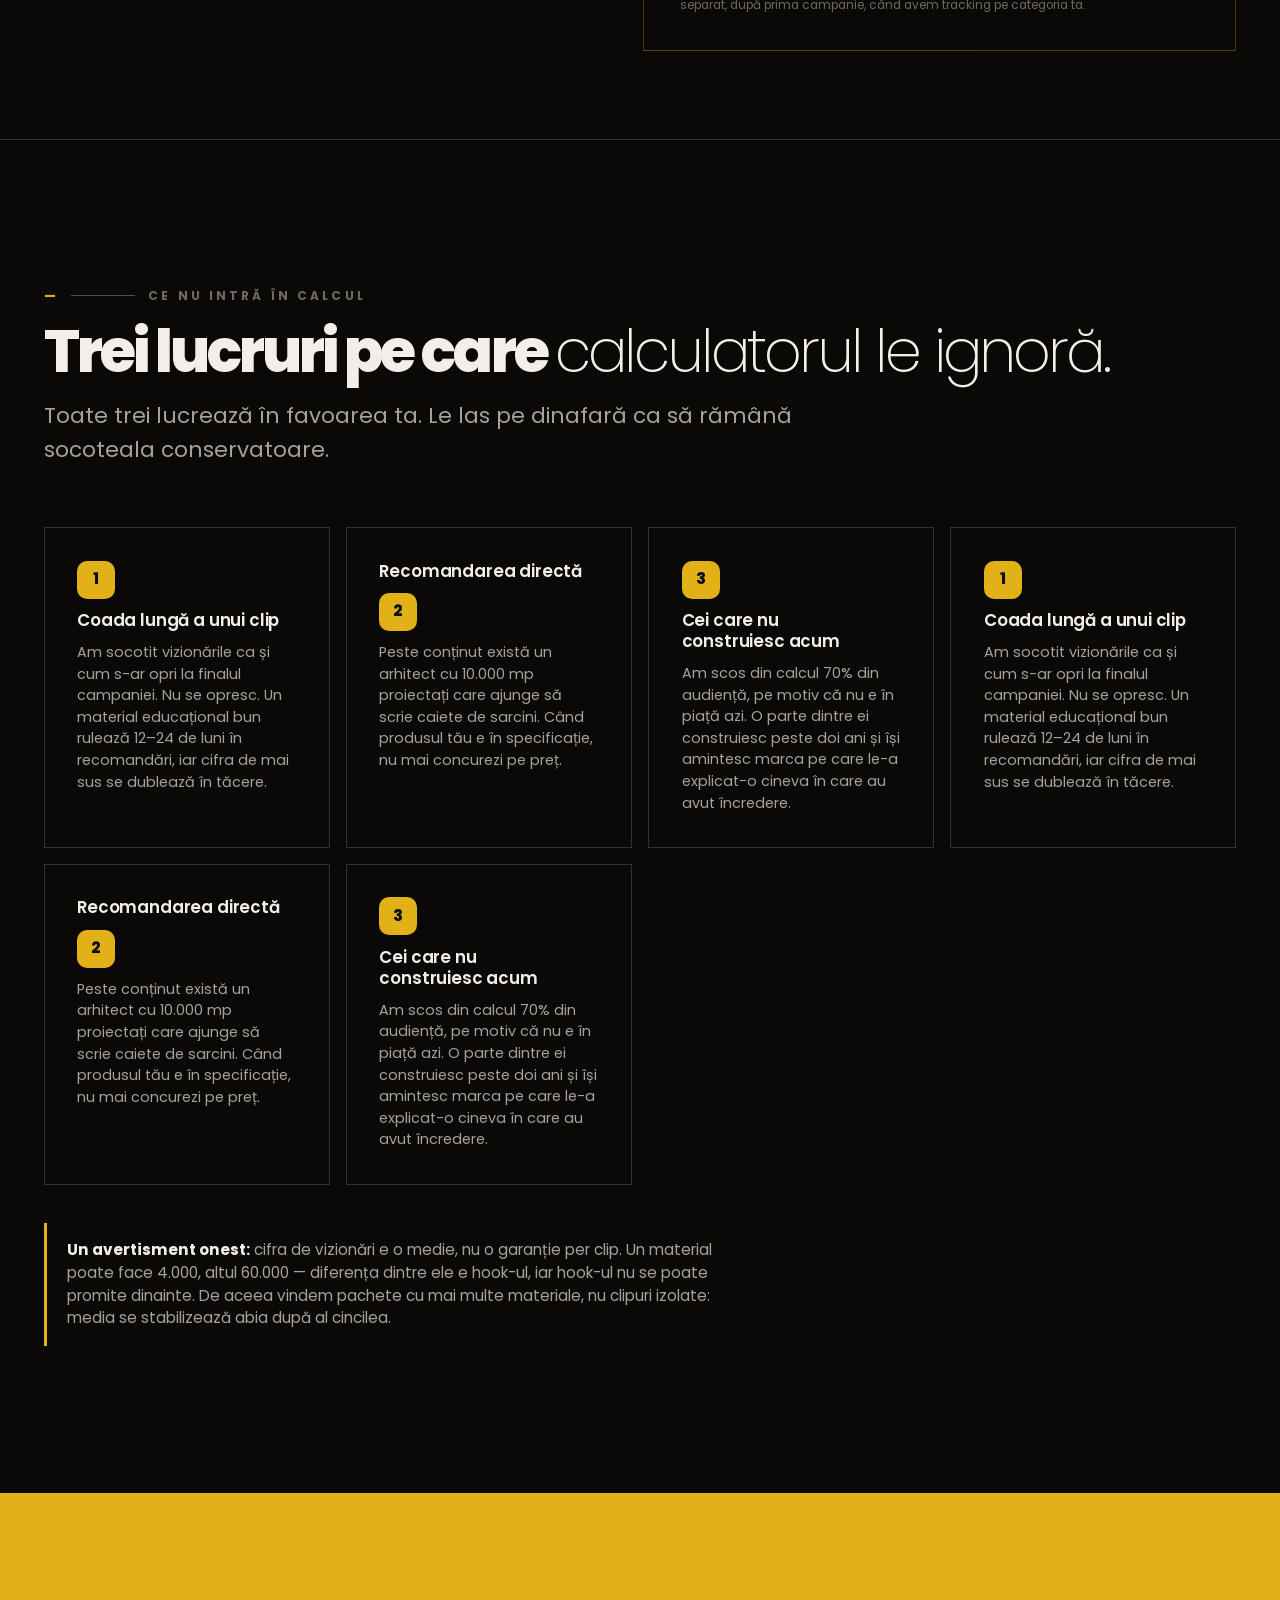
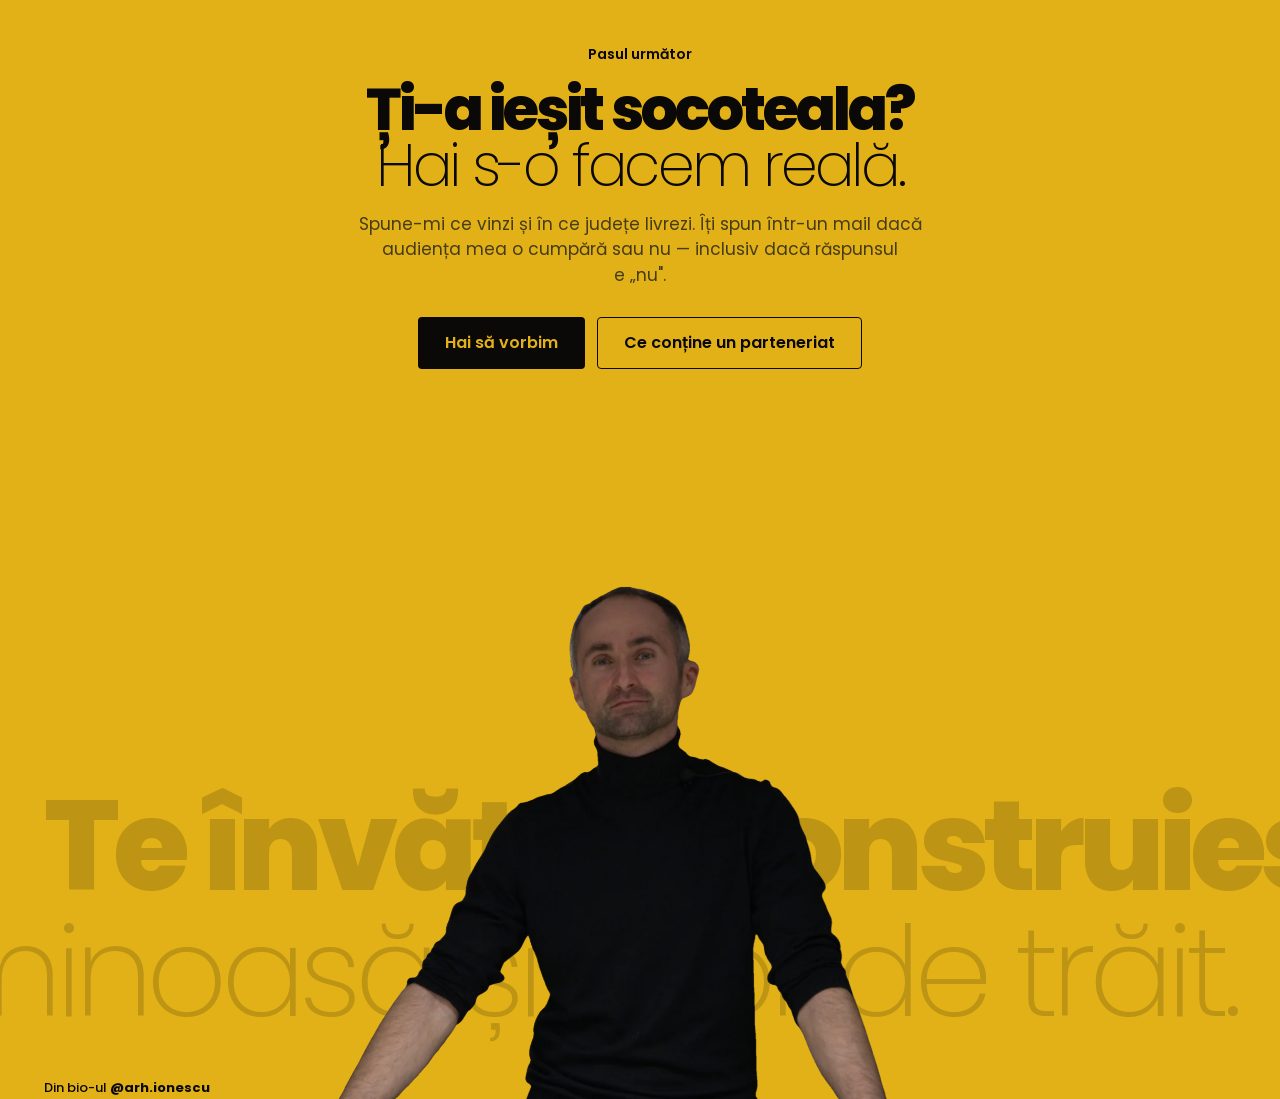
<file: calculator.html>
<!doctype html>
<html lang="ro" class="no-js">
<head>
<meta charset="utf-8">
<meta name="viewport" content="width=device-width, initial-scale=1">
<title>Cât îți aduce un parteneriat — Inhabit Media / arh. Alin Ionescu</title>
<link rel="canonical" href="https://elod3.github.io/casa-care-vinde/calculator.html">
<meta property="og:title" content="Cât îți aduce un parteneriat — Inhabit Media / arh. Alin Ionescu">
<meta property="og:description" content="Alege-ți categoria, mișcă trei slidere și vezi de câte vânzări ai nevoie ca să ieși pe zero. Estimare, nu promisiune.">
<meta property="og:type" content="website">
<meta property="og:url" content="https://elod3.github.io/casa-care-vinde/calculator.html">
<meta property="og:locale" content="ro_RO">
<meta property="og:image" content="https://elod3.github.io/casa-care-vinde/assets/img/og.jpg">
<meta name="twitter:card" content="summary_large_image">
<meta name="description" content="Alege-ți categoria, mișcă trei slidere și vezi de câte vânzări ai nevoie ca să ieși pe zero. Estimare, nu promisiune.">
<meta name="theme-color" content="#0A0908">
<link rel="icon" href="data:image/svg+xml,%3Csvg xmlns='http://www.w3.org/2000/svg' viewBox='0 0 32 32'%3E%3Crect width='32' height='32' rx='7' fill='%23E2B017'/%3E%3Cpath d='M7 15.5 16 8l9 7.5V25H7z' fill='none' stroke='%230A0F16' stroke-width='2.4' stroke-linejoin='round'/%3E%3C/svg%3E">
<link rel="preload" href="assets/fonts/poppins-800-latin.woff2" as="font" type="font/woff2" crossorigin>
<link rel="preload" href="assets/fonts/poppins-400-latin.woff2" as="font" type="font/woff2" crossorigin>
<link rel="stylesheet" href="assets/css/fonts.css">
<style>@import url("assets/css/style.css?v=16") layer(old);</style>
<link rel="stylesheet" href="assets/css/sub.css?v=1">
<script>document.documentElement.classList.remove('no-js');</script>
</head>
<body>

<div class="atmos" aria-hidden="true"></div>
<div class="progress" aria-hidden="true"></div>

<header class="nav" id="nav">
  <a class="nav__word" href="index.html" aria-label="Inhabit Media, acasă">
    <svg class="nav__mark" viewBox="0 0 160 160" aria-hidden="true" fill="none" stroke-width="8.5" stroke-linecap="round">
      <mask id="bwSun"><rect width="160" height="160" fill="#fff"/><path d="M43 65 84 37l40 29v94H43z" fill="#000"/></mask>
      <circle class="m-y" cx="49" cy="56" r="29" mask="url(#bwSun)" stroke="none"/>
      <path class="m-s" d="M43 82V106q0 7 7 7H89q7 0 7-7V85a11.5 11.5 0 0 0-23 0v43M74 44l6-5q4-2 8 0l32 22q4 3 4 9v43"/>
      <path class="m-w" stroke-linecap="butt" d="M74 44 47 62q-4 3-4 8v12"/>
    </svg>
    <span class="nav__name"><b>inhabit<i>media</i></b><small>arh. alin ionescu</small></span>
  </a>
  <nav class="nav__links" id="navLinks">
    <a href="index.html#audienta">Audiența</a>
    <a href="rezultate.html">Rezultate</a>
    <a href="calculator.html">Calculator</a>
    <a href="despre.html">Despre</a>
    <a class="btn btn--yellow" href="contact.html">Hai să vorbim</a>
  </nav>
  <button class="nav__toggle" id="navToggle" aria-label="Meniu" aria-expanded="false" aria-controls="navLinks"><span></span><span></span></button>
</header>

<main>

<section class="page-hero">
  <div class="glow glow--tl" aria-hidden="true"></div>
  <div class="blueprint" aria-hidden="true"></div>
  <div class="wrap">
    <span class="slate" data-reveal><b>04</b><i></i>Calculator</span>
    <h1 data-reveal style="--d:60ms">Nu te întreb <span>cât ai buget.</span><br>Te întreb <span class="hl">câte case vinzi.</span></h1>
    <p class="lead" data-reveal style="--d:120ms">
      Alege-ți categoria și mișcă sliderele. Cifrele din partea mea sunt puse
      deliberat pesimist — dacă socoteala iese bine și așa, iese bine.
    </p>
  </div>
</section>

<!-- ---------- CALCULATORUL ---------- -->
<section class="section section--tight" style="padding-top:0">
  <div class="wrap">
    <div class="calc" id="calc">

      <!-- ======= INTRĂRI ======= -->
      <div class="calc__panel" data-reveal>

        <div class="calc__head">
          <h3>Cifrele tale</h3>
          <p>Le pre-completez cu valori tipice pentru categoria ta. Corectează-le — tu le știi mai bine.</p>
        </div>

        <div class="field" style="margin:0">
          <label for="c-cat">Ce vinzi</label>
          <select id="c-cat"></select>
          <span class="ctrl__hint" id="o-catref"></span>
        </div>

        <div class="ctrl">
          <div class="ctrl__top">
            <span class="ctrl__label">Valoarea medie a unei vânzări
              <span class="ctrl__hint">Cât facturezi, în medie, pe o casă</span>
            </span>
            <span class="ctrl__val" id="v-sale">20.000 €</span>
          </div>
          <input type="range" id="c-sale" min="1000" max="150000" step="500" value="20000"
                 aria-label="Valoarea medie a unei vânzări în euro">
        </div>

        <div class="ctrl">
          <div class="ctrl__top">
            <span class="ctrl__label">Marja ta brută
              <span class="ctrl__hint">Cât rămâne din vânzare înainte de cheltuieli fixe</span>
            </span>
            <span class="ctrl__val" id="v-marja">30%</span>
          </div>
          <input type="range" id="c-marja" min="5" max="60" step="1" value="30"
                 aria-label="Marja brută în procente">
        </div>

        <div class="ctrl">
          <div class="ctrl__top">
            <span class="ctrl__label">Rata ta de închidere
              <span class="ctrl__hint">Din 10 cereri de ofertă, câte devin contract</span>
            </span>
            <span class="ctrl__val" id="v-close">20%</span>
          </div>
          <input type="range" id="c-close" min="5" max="60" step="1" value="20"
                 aria-label="Rata de închidere în procente">
        </div>

        <div class="calc__head" style="border-top:1px solid var(--line);padding-top:1.5rem">
          <h3>Cifrele mele</h3>
          <p>Astea sunt puse conservator, ca să nu-ți vând iluzii. Poți să le cobori și mai mult.</p>
        </div>

        <div class="ctrl">
          <div class="ctrl__top">
            <span class="ctrl__label">Vizionări medii per material
              <span class="ctrl__hint">Pornim de la media reală: 154.900 vizionări din 12 materiale, în campania NovingAIR</span>
            </span>
            <span class="ctrl__val" id="v-views">13.000</span>
          </div>
          <input type="range" id="c-views" min="3000" max="150000" step="1000" value="13000"
                 aria-label="Vizionări medii per material">
        </div>

        <div class="ctrl">
          <div class="ctrl__top">
            <span class="ctrl__label">Din audiență, cât e în piață
              <span class="ctrl__hint">Oameni care chiar construiesc acum, nu se uită de curiozitate</span>
            </span>
            <span class="ctrl__val" id="v-piata">30%</span>
          </div>
          <input type="range" id="c-piata" min="5" max="60" step="1" value="30"
                 aria-label="Procent din audiență aflat în piață">
        </div>

        <div class="ctrl">
          <div class="ctrl__top">
            <span class="ctrl__label">Ce pachet luăm</span>
          </div>
          <div class="seg" id="c-seg">
            <button type="button" data-pachet="basic"    aria-pressed="false">Basic</button>
            <button type="button" data-pachet="standard" aria-pressed="false">Standard</button>
            <button type="button" data-pachet="premium"  aria-pressed="false">Premium</button>
            <button type="button" data-pachet="retainer" aria-pressed="true">Retainer</button>
          </div>
        </div>

      </div>

      <!-- ======= IEȘIRI ======= -->
      <div class="calc__panel calc__panel--out" data-reveal style="--d:100ms">

        <div class="bigfig">
          <span class="micro">Pragul de rentabilitate</span>
          <b id="o-be">8</b>
          <span id="o-be-sub"></span>
        </div>

        <div>
          <span class="micro" style="display:block;margin-bottom:.8rem">Marjă brută generată — trei scenarii</span>
          <p class="ctrl__hint" style="margin:-.4rem 0 .8rem">
            Scenariul realist nu e o presupunere: 170 de cereri la 154.900 de
            vizionări în campania NovingAIR înseamnă 0,11%.
          </p>
          <div class="scenarios">
            <div class="scen">
              <span class="scen__k">Conservator</span>
              <span class="scen__v" id="o-cons">—</span>
              <span class="scen__s" id="o-cons-s"></span>
            </div>
            <div class="scen scen--mid">
              <span class="scen__k">Realist</span>
              <span class="scen__v" id="o-real">—</span>
              <span class="scen__s" id="o-real-s"></span>
            </div>
            <div class="scen">
              <span class="scen__k">Optimist</span>
              <span class="scen__v" id="o-opt">—</span>
              <span class="scen__s" id="o-opt-s"></span>
            </div>
          </div>
        </div>

        <div>
          <span class="micro" style="display:block;margin-bottom:.6rem">Cum am ajuns acolo — scenariul realist</span>
          <div class="chain" id="o-chain"></div>
        </div>

        <p class="note" style="margin:0" id="o-cost"></p>

        <div style="display:flex;flex-wrap:wrap;gap:.7rem">
          <a class="btn btn--primary" href="contact.html">Trimite-mi scenariul meu <span class="btn__a">→</span></a>
          <a class="btn btn--ghost" href="rezultate.html">Vezi campania reală</a>
        </div>

        <p class="calc__foot">
          <b>Astea sunt estimări, nu promisiuni.</b> Calculatorul justifică prețul, nu
          garantează lead-uri — nicio agenție serioasă nu poate garanta vânzări din
          conținut educațional. Ce pot garanta e producția, distribuția și raportarea.
          Garanția de lead-uri se discută separat, după prima campanie, când avem
          tracking pe categoria ta.
        </p>

      </div>

    </div>
  </div>
</section>

<!-- ---------- DE CE FUNCȚIONEAZĂ ---------- -->
<section class="section section--mist section--edge">
  <div class="wrap">
    <div class="section-head">
      <span class="slate" data-reveal><b>—</b><i></i>Ce nu intră în calcul</span>
      <h2 data-reveal style="--d:60ms">Trei lucruri pe care <span>calculatorul le ignoră.</span></h2>
      <p class="lead" data-reveal style="--d:100ms">
        Toate trei lucrează în favoarea ta. Le las pe dinafară ca să rămână
        socoteala conservatoare.
      </p>
    </div>

    <div class="cards rail" data-drift="1">
      <article class="card" data-reveal>
        <span class="card__n">1</span>
        <h4>Coada lungă a unui clip</h4>
        <p>
          Am socotit vizionările ca și cum s-ar opri la finalul campaniei. Nu se
          opresc. Un material educațional bun rulează 12–24 de luni în
          recomandări, iar cifra de mai sus se dublează în tăcere.
        </p>
      </article>
      <article class="card" data-reveal style="--d:80ms">
        <h4>Recomandarea directă</h4>
        <span class="card__n">2</span>
        <p>
          Peste conținut există un arhitect cu 10.000 mp proiectați care ajunge
          să scrie caiete de sarcini. Când produsul tău e în specificație, nu
          mai concurezi pe preț.
        </p>
      </article>
      <article class="card" data-reveal style="--d:160ms">
        <span class="card__n">3</span>
        <h4>Cei care nu construiesc acum</h4>
        <p>
          Am scos din calcul 70% din audiență, pe motiv că nu e în piață azi.
          O parte dintre ei construiesc peste doi ani și își amintesc marca pe
          care le-a explicat-o cineva în care au avut încredere.
        </p>
      </article>
    </div>

    <p class="note" style="margin-top:2.4rem" data-reveal>
      <b>Un avertisment onest:</b> cifra de vizionări e o medie, nu o garanție
      per clip. Un material poate face 4.000, altul 60.000 — diferența dintre
      ele e hook-ul, iar hook-ul nu se poate promite dinainte. De aceea vindem
      pachete cu mai multe materiale, nu clipuri izolate: media se stabilizează
      abia după al cincilea.
    </p>
  </div>
</section>

<!-- ---------- CTA ---------- -->
<section class="section cta">
  <div class="wrap wrap--narrow">
    <span class="micro" data-reveal>Pasul următor</span>
    <h2 style="margin-top:1rem" data-reveal>Ți-a ieșit socoteala? <span>Hai s-o facem reală.</span></h2>
    <p style="margin-top:1.1rem" data-reveal>
      Spune-mi ce vinzi și în ce județe livrezi. Îți spun într-un mail dacă
      audiența mea o cumpără sau nu — inclusiv dacă răspunsul e „nu".
    </p>
    <div class="cta__row" data-reveal>
      <a class="btn btn--dark" href="contact.html">Hai să vorbim <span class="btn__a">→</span></a>
      <a class="btn btn--ghost" href="pachete.html">Ce conține un parteneriat</a>
    </div>
  </div>
</section>

</main>

<footer class="end" id="contact">
  <div class="end__stage">
    <p class="end__say"><span>Te învăț să construiești o casă caldă,</span><span>luminoasă și ușor de trăit.</span></p>
    <div class="end__alin">
      <img src="assets/img/alin-cut.webp" alt="Arhitectul Alin Ionescu" width="1200" height="1010" loading="lazy">
    </div>
    <p class="end__by">Din bio-ul <b>@arh.ionescu</b></p>
  </div>
  <div class="end__cta">
    <p>Un mail, două paragrafe. Îți răspund cu o părere sinceră — inclusiv dacă părerea e că nu are sens să lucrăm împreună.</p>
    <div class="end__btns"><a class="btn btn--dark" href="contact.html">Hai să vorbim</a><a class="btn btn--lineink" href="calculator.html">Fă-ți întâi socoteala</a></div>
  </div>
  <div class="end__nav">
    <nav class="end__col" aria-label="Site"><p>Site</p><ul><li><a href="index.html#audienta">Audiența</a></li><li><a href="rezultate.html">Rezultate</a></li><li><a href="calculator.html">Calculator</a></li><li><a href="pachete.html">Ce conține un parteneriat</a></li><li><a href="despre.html">Despre Alin</a></li><li><a href="contact.html">Contact</a></li><li><a href="casa.html">Bonus: casa interactivă</a></li></ul></nav>
    <nav class="end__col" aria-label="Canale"><p>Canale</p><ul><li><a href="https://instagram.com/arh.ionescu" target="_blank" rel="noopener">Instagram</a></li><li><a href="https://tiktok.com/@arh.alin.ionescu" target="_blank" rel="noopener">TikTok</a></li><li><a href="https://inhabitstudio.ro/" target="_blank" rel="noopener">Inhabit Studio</a></li><li><a href="despre.html#buildwise">BuildWise</a></li><li><a href="mailto:office@inhabitstudio.ro">office@inhabitstudio.ro</a></li></ul></nav>
  </div>
  <div class="mq mq--night" aria-hidden="true"><div class="mq__t"><span>Tâmplărie</span><span>Ventilație cu recuperare</span><span>Structuri CLT</span><span>Zidărie</span><span>Izolații</span><span>Pompe de căldură</span><span>Fotovoltaic</span><span>Acoperiș</span><span>Etanșare</span><span>Smart home</span><span>Finisaje</span><span>Ferestre</span><span>Tâmplărie</span><span>Ventilație cu recuperare</span><span>Structuri CLT</span><span>Zidărie</span><span>Izolații</span><span>Pompe de căldură</span><span>Fotovoltaic</span><span>Acoperiș</span><span>Etanșare</span><span>Smart home</span><span>Finisaje</span><span>Ferestre</span></div></div>
  <div class="end__legal"><span>© 2026 Inhabit Media · Arh. Ionescu George-Alin</span><span>Prețurile sunt pe campanie, TVA neinclus.</span></div>
</footer>

<script src="assets/js/main.js?v=10" defer></script>
<script src="assets/js/calculator.js?v=1" defer></script>
<script src="assets/js/sub.js?v=1" defer></script>
</body>
</html>
</file>
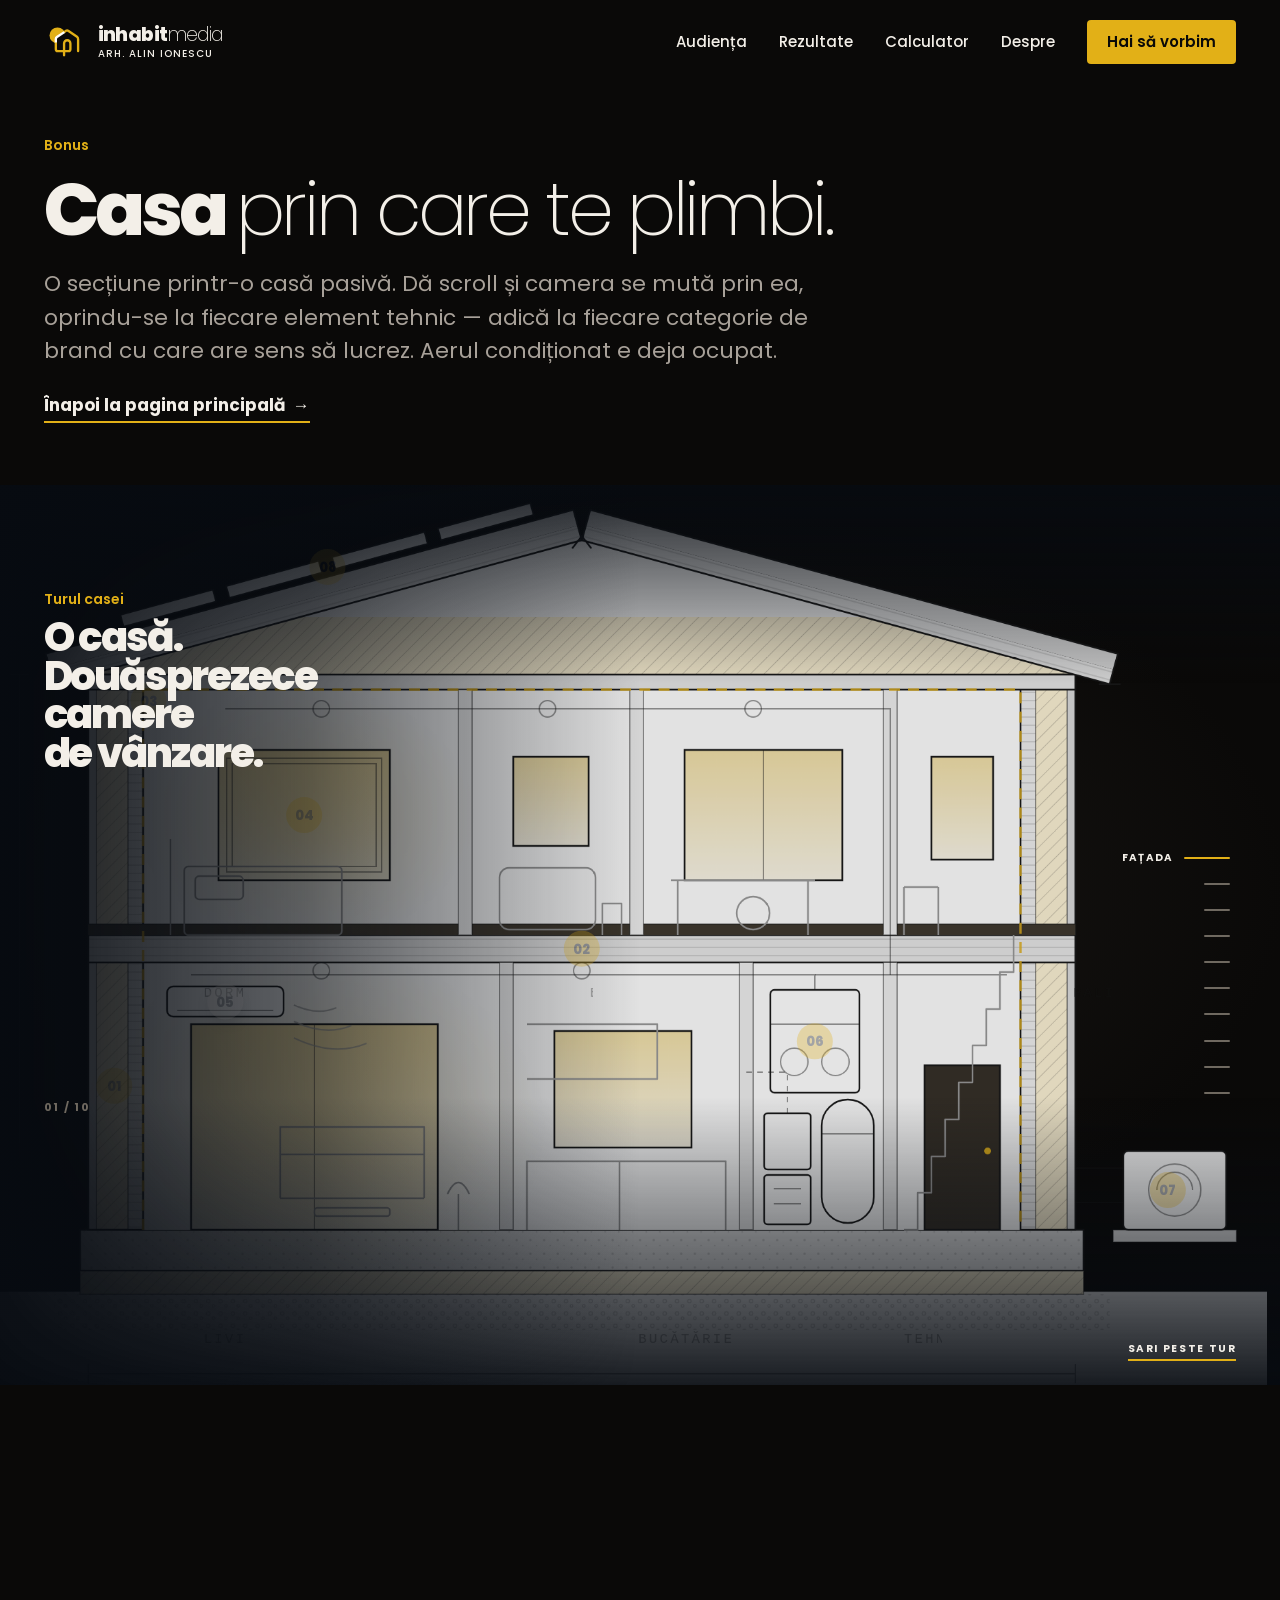
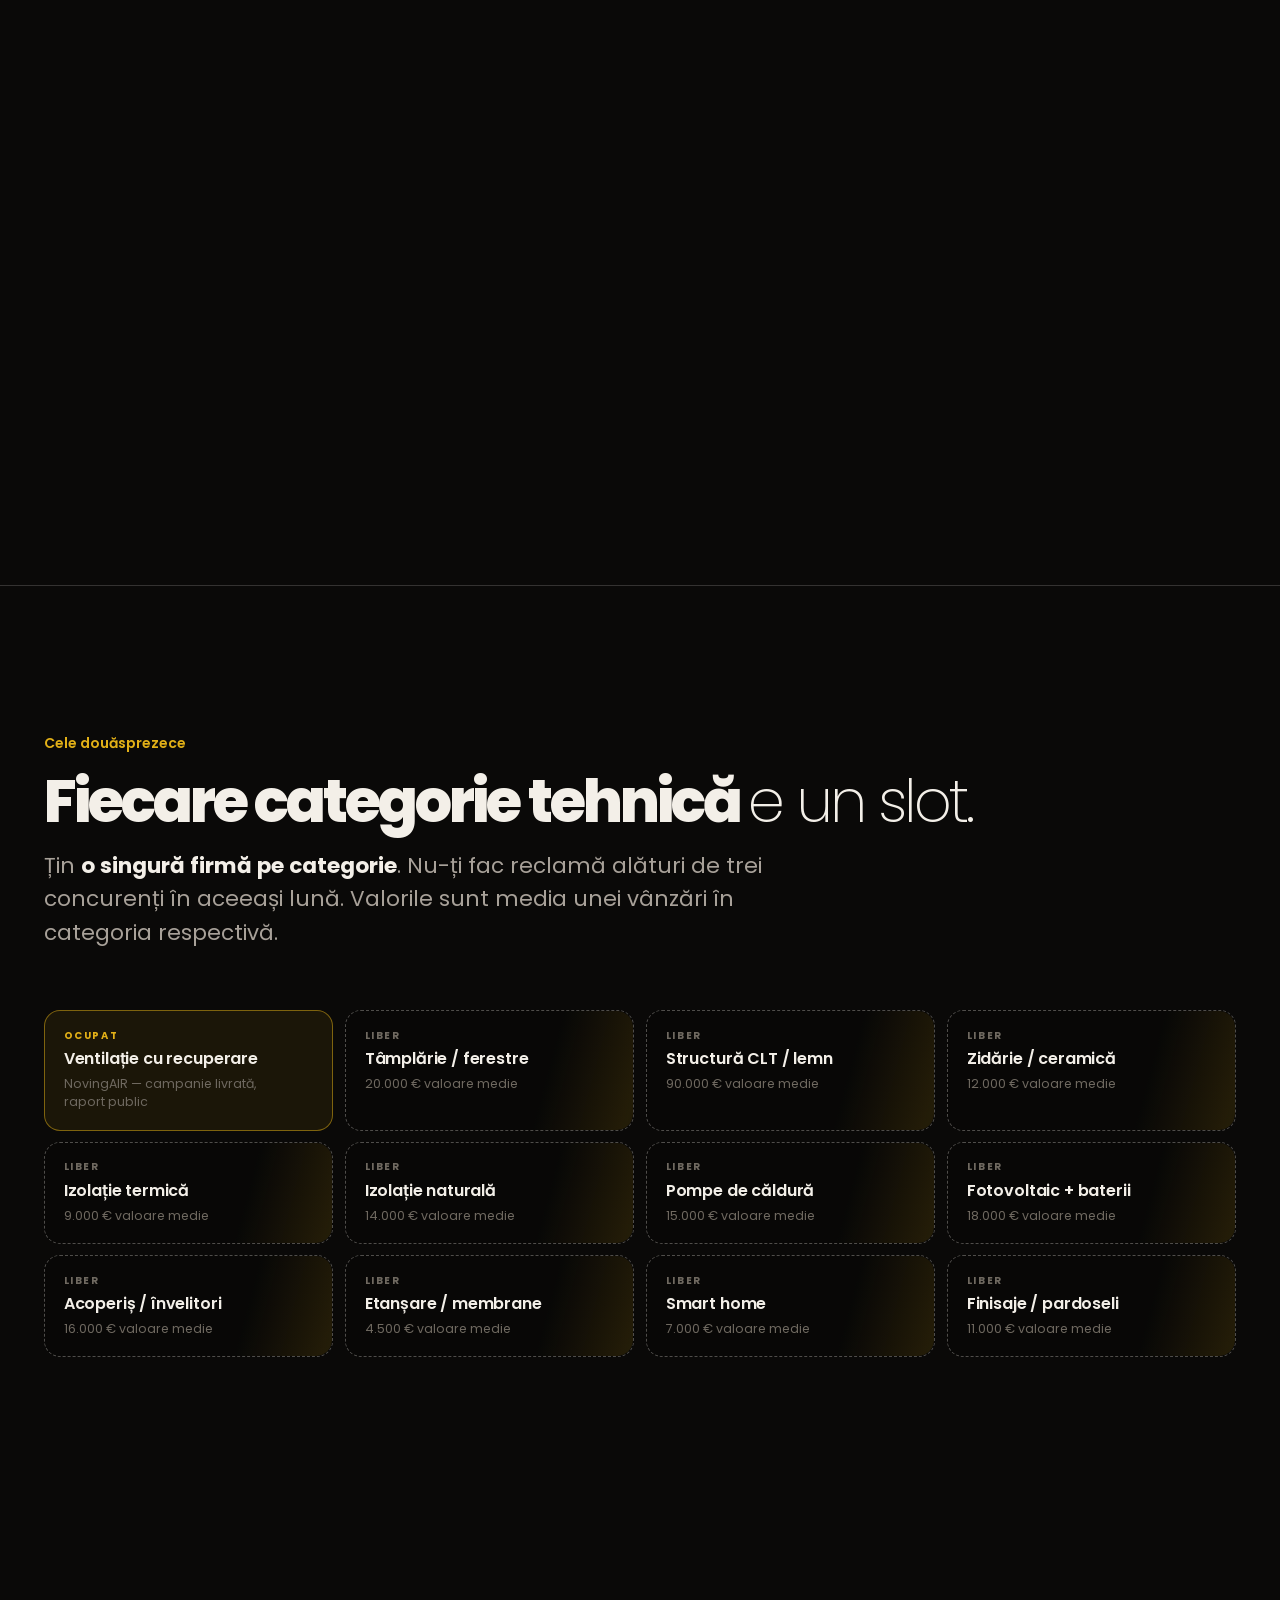
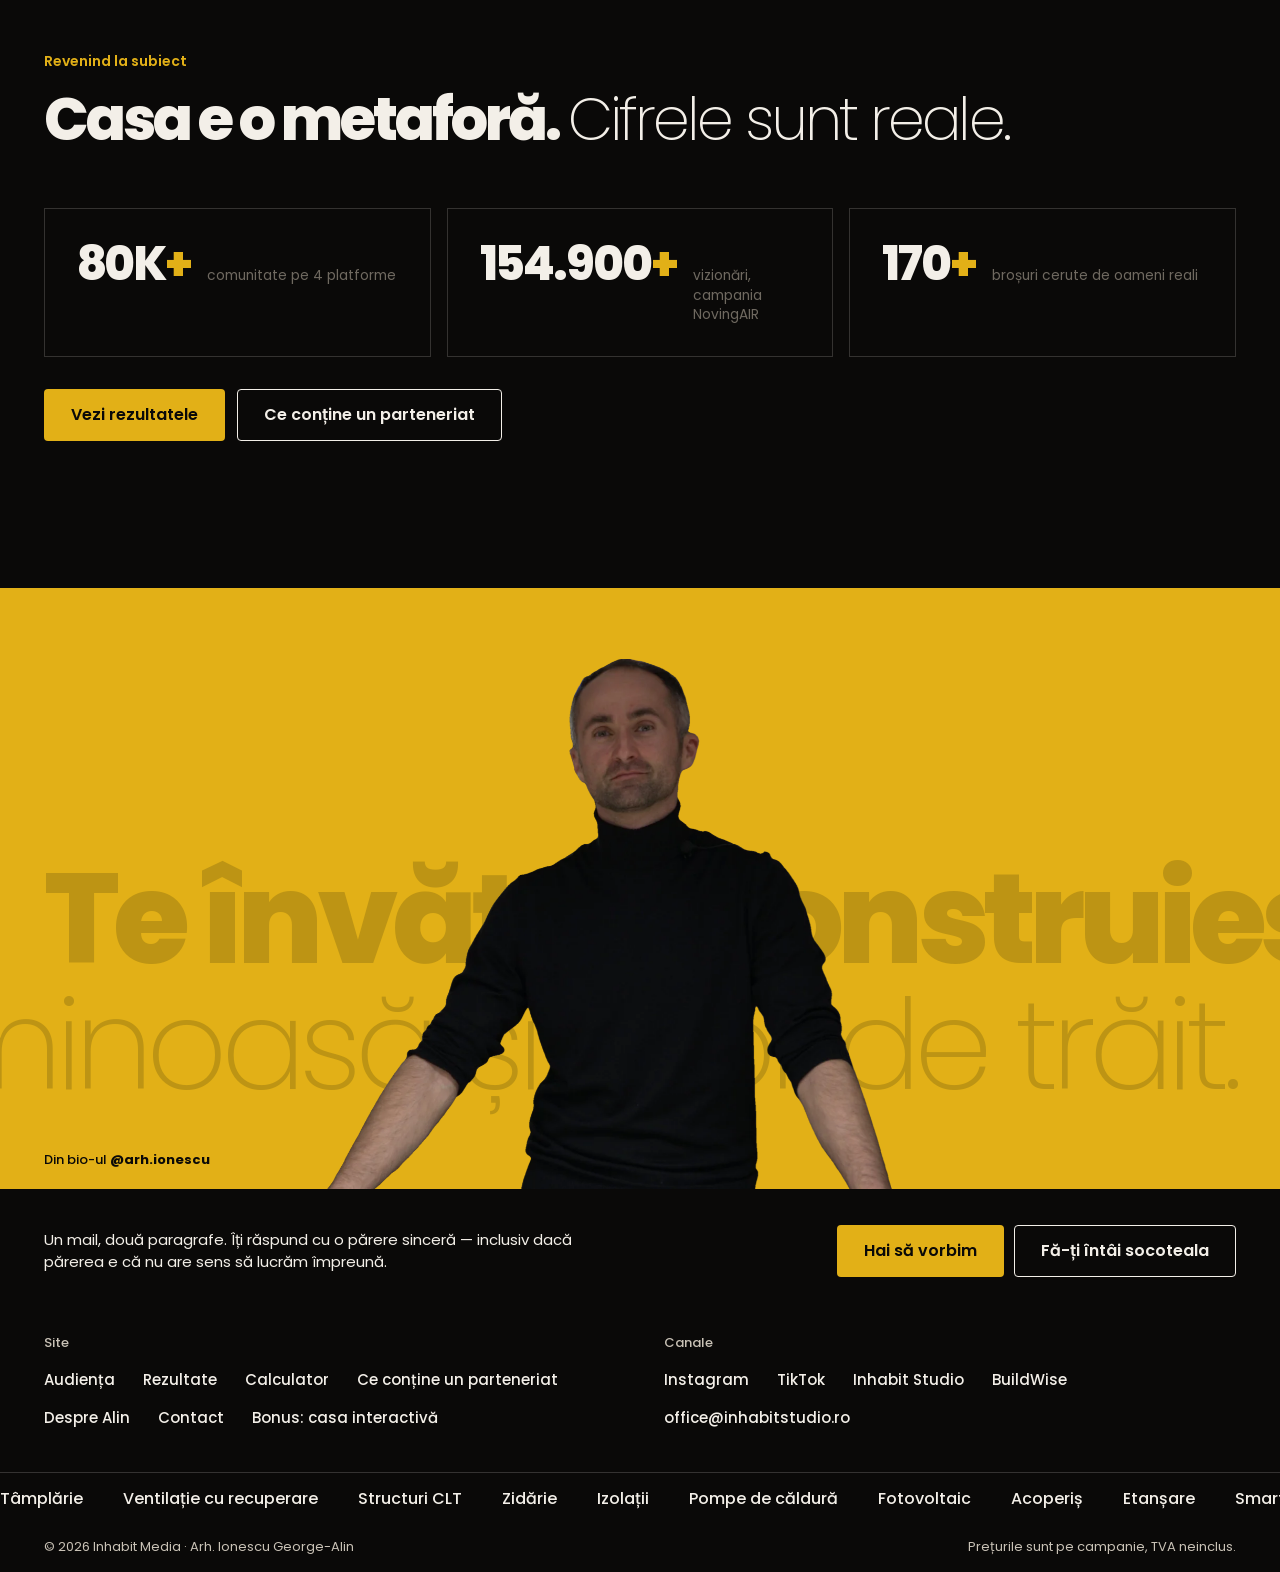
<file: casa.html>
<!doctype html>
<html lang="ro" class="no-js">
<head>
<meta charset="utf-8">
<meta name="viewport" content="width=device-width, initial-scale=1">
<title>Casa interactivă — Inhabit Media / arh. Alin Ionescu</title>
<link rel="canonical" href="https://elod3.github.io/casa-care-vinde/casa.html">
<meta property="og:title" content="Casa interactivă — Inhabit Media / arh. Alin Ionescu">
<meta property="og:description" content="Bonus: o secțiune printr-o casă pasivă prin care te plimbi cu scroll-ul. Fiecare element tehnic e o categorie de parteneriat.">
<meta property="og:type" content="website">
<meta property="og:url" content="https://elod3.github.io/casa-care-vinde/casa.html">
<meta property="og:locale" content="ro_RO">
<meta property="og:image" content="https://elod3.github.io/casa-care-vinde/assets/img/og.jpg">
<meta name="twitter:card" content="summary_large_image">
<meta name="description" content="Bonus: o secțiune printr-o casă pasivă prin care te plimbi cu scroll-ul. Fiecare element tehnic e o categorie de parteneriat.">
<meta name="theme-color" content="#0A0908">
<link rel="icon" href="data:image/svg+xml,%3Csvg xmlns='http://www.w3.org/2000/svg' viewBox='0 0 32 32'%3E%3Crect width='32' height='32' rx='7' fill='%23E2B017'/%3E%3Cpath d='M7 15.5 16 8l9 7.5V25H7z' fill='none' stroke='%230A0F16' stroke-width='2.4' stroke-linejoin='round'/%3E%3C/svg%3E">
<link rel="preload" href="assets/fonts/poppins-800-latin.woff2" as="font" type="font/woff2" crossorigin>
<link rel="preload" href="assets/fonts/poppins-400-latin.woff2" as="font" type="font/woff2" crossorigin>
<link rel="stylesheet" href="assets/css/fonts.css">
<style>@import url("assets/css/style.css?v=16") layer(old);</style>
<link rel="stylesheet" href="assets/css/sub.css?v=1">
<script>document.documentElement.classList.remove('no-js');</script>
</head>
<body>

<div class="atmos" aria-hidden="true"></div>
<div class="progress" aria-hidden="true"></div>

<header class="nav" id="nav">
  <a class="nav__word" href="index.html" aria-label="Inhabit Media, acasă">
    <svg class="nav__mark" viewBox="0 0 160 160" aria-hidden="true" fill="none" stroke-width="8.5" stroke-linecap="round">
      <mask id="bwSun"><rect width="160" height="160" fill="#fff"/><path d="M43 65 84 37l40 29v94H43z" fill="#000"/></mask>
      <circle class="m-y" cx="49" cy="56" r="29" mask="url(#bwSun)" stroke="none"/>
      <path class="m-s" d="M43 82V106q0 7 7 7H89q7 0 7-7V85a11.5 11.5 0 0 0-23 0v43M74 44l6-5q4-2 8 0l32 22q4 3 4 9v43"/>
      <path class="m-w" stroke-linecap="butt" d="M74 44 47 62q-4 3-4 8v12"/>
    </svg>
    <span class="nav__name"><b>inhabit<i>media</i></b><small>arh. alin ionescu</small></span>
  </a>
  <nav class="nav__links" id="navLinks">
    <a href="index.html#audienta">Audiența</a>
    <a href="rezultate.html">Rezultate</a>
    <a href="calculator.html">Calculator</a>
    <a href="despre.html">Despre</a>
    <a class="btn btn--yellow" href="contact.html">Hai să vorbim</a>
  </nav>
  <button class="nav__toggle" id="navToggle" aria-label="Meniu" aria-expanded="false" aria-controls="navLinks"><span></span><span></span></button>
</header>

<main>

<section class="page-hero">
  <div class="blob blob--tr" aria-hidden="true"></div>
  <div class="wrap">
    <span class="pill" data-reveal>Bonus</span>
    <h1 data-reveal style="--d:60ms">Casa <span>prin care te plimbi.</span></h1>
    <p class="lead" data-reveal style="--d:120ms">
      O secțiune printr-o casă pasivă. Dă scroll și camera se mută prin ea, oprindu-se
      la fiecare element tehnic — adică la fiecare categorie de brand cu care are sens
      să lucrez. Aerul condiționat e deja ocupat.
    </p>
    <p style="margin-top:1.6rem" data-reveal style="--d:180ms">
      <a class="link-arrow" href="index.html">Înapoi la pagina principală <span>→</span></a>
    </p>
  </div>
</section>

<section class="tour" id="tur">
  <div class="tour__viewport" id="tourViewport">
    <div class="tour__stage" id="tourStage">
      <svg id="houseSvg" viewBox="0 0 2000 1400" xmlns="http://www.w3.org/2000/svg"
           role="img" aria-label="Secțiune printr-o casă pasivă cu sloturile de parteneriat marcate">
        <defs>
          <linearGradient id="glassG" x1="0" y1="0" x2="0" y2="1">
            <stop offset="0" stop-color="#E2B017" stop-opacity=".38"/>
            <stop offset="1" stop-color="#E2B017" stop-opacity=".10"/>
          </linearGradient>
          <radialGradient id="glowG">
            <stop offset="0" stop-color="#E2B017" stop-opacity=".16"/>
            <stop offset="1" stop-color="#E2B017" stop-opacity="0"/>
          </radialGradient>
          <pattern id="ins" width="14" height="14" patternUnits="userSpaceOnUse" patternTransform="rotate(45)">
            <line x1="0" y1="0" x2="0" y2="14" stroke="#1E1E1E" stroke-opacity=".22" stroke-width="2"/>
          </pattern>
          <pattern id="conc" width="20" height="20" patternUnits="userSpaceOnUse">
            <circle cx="5" cy="5" r="1.8" fill="#1E1E1E" fill-opacity=".16"/>
            <circle cx="14" cy="13" r="1.3" fill="#1E1E1E" fill-opacity=".12"/>
          </pattern>
          <pattern id="grav" width="18" height="18" patternUnits="userSpaceOnUse">
            <circle cx="5" cy="6" r="2.6" fill="none" stroke="#1E1E1E" stroke-opacity=".16" stroke-width="1.5"/>
            <circle cx="13" cy="13" r="1.9" fill="none" stroke="#1E1E1E" stroke-opacity=".16" stroke-width="1.5"/>
          </pattern>
          <pattern id="clt" width="12" height="12" patternUnits="userSpaceOnUse">
            <line x1="0" y1="6" x2="12" y2="6" stroke="#1E1E1E" stroke-opacity=".16" stroke-width="1.6"/>
          </pattern>
          <clipPath id="atticClip">
            <path d="M280 280 L1000 84 L1720 280 Z"/>
          </clipPath>

          <style>
            .ln   { fill:none; stroke:#1E1E1E; stroke-width:2.6; }
            .ln2  { fill:none; stroke:#1E1E1E; stroke-opacity:.45; stroke-width:2; }
            .fx   { fill:none; stroke:#9A9A9A; stroke-width:2.4; stroke-linejoin:round; }
            .wall { fill:#EDEDED; }
            .room { fill:#FCFCFC; }
            .slab { fill:#E6E6E6; }
            .ins  { fill:#FBF0D2; }
            .dev  { fill:#FFFFFF; stroke:#1E1E1E; stroke-width:2.4; }
            .brasl{ fill:none; stroke:#E2B017; stroke-width:3.4; }
            .txt  { fill:#1E1E1E; fill-opacity:.35; font-family:"IBM Plex Mono",monospace;
                    font-size:17px; letter-spacing:.18em; }
          </style>
        </defs>

        <!-- ---- teren ---- -->
        <g id="teren">
          <path d="M-600 1180 H2600 V1500 H-600 Z" fill="#EFEFEF"/>
          <line x1="-600" y1="1180" x2="2600" y2="1180" class="ln2"/>
          <rect x="230" y="1184" width="1540" height="52" fill="url(#grav)"/>
        </g>

        <!-- ---- fundație ---- -->
        <g id="fundatie">
          <rect x="268" y="1090" width="1464" height="60" class="slab"/>
          <rect x="268" y="1090" width="1464" height="60" fill="url(#conc)"/>
          <rect x="268" y="1090" width="1464" height="60" class="ln"/>
          <rect x="268" y="1150" width="1464" height="34" class="ins"/>
          <rect x="268" y="1150" width="1464" height="34" fill="url(#ins)"/>
          <rect x="268" y="1150" width="1464" height="34" class="ln2"/>
        </g>

        <!-- ---- volume interioare ---- -->
        <g id="volume">
          <rect x="360" y="700" width="1280" height="390" class="room"/>   <!-- parter -->
          <rect x="360" y="302" width="1280" height="358" class="room"/>   <!-- etaj -->
          <path d="M280 280 L1000 84 L1720 280 Z" fill="#F6F6F6"/>          <!-- pod -->
          <g clip-path="url(#atticClip)">
            <rect x="270" y="196" width="1460" height="84" class="ins"/>
            <rect x="270" y="196" width="1460" height="84" fill="url(#ins)"/>
          </g>
        </g>

        <!-- ---- pereți exteriori (tăiați) ---- -->
        <g id="pereti-ext">
          <!-- stânga -->
          <rect x="280" y="280" width="12"  height="810" fill="#DCDCDC"/>
          <rect x="292" y="280" width="46"  height="810" class="ins"/>
          <rect x="292" y="280" width="46"  height="810" fill="url(#ins)"/>
          <rect x="338" y="280" width="22"  height="810" class="wall"/>
          <rect x="338" y="280" width="22"  height="810" fill="url(#clt)"/>
          <rect x="280" y="280" width="80"  height="810" class="ln"/>
          <line x1="292" y1="280" x2="292" y2="1090" class="ln2"/>
          <line x1="338" y1="280" x2="338" y2="1090" class="ln2"/>
          <!-- dreapta -->
          <rect x="1708" y="280" width="12" height="810" fill="#DCDCDC"/>
          <rect x="1662" y="280" width="46" height="810" class="ins"/>
          <rect x="1662" y="280" width="46" height="810" fill="url(#ins)"/>
          <rect x="1640" y="280" width="22" height="810" class="wall"/>
          <rect x="1640" y="280" width="22" height="810" fill="url(#clt)"/>
          <rect x="1640" y="280" width="80" height="810" class="ln"/>
          <line x1="1708" y1="280" x2="1708" y2="1090" class="ln2"/>
          <line x1="1662" y1="280" x2="1662" y2="1090" class="ln2"/>
        </g>

        <!-- ---- planșeu intermediar (CLT) + tavan ---- -->
        <g id="planseu">
          <rect x="280" y="660" width="1440" height="40" class="slab"/>
          <rect x="280" y="660" width="1440" height="40" fill="url(#clt)"/>
          <rect x="280" y="660" width="1440" height="40" class="ln"/>
          <rect x="280" y="644" width="1440" height="16" fill="#443D33"/>
          <line x1="280" y1="644" x2="1720" y2="644" class="ln2"/>
          <!-- tavan etaj -->
          <rect x="280" y="280" width="1440" height="22" class="slab"/>
          <rect x="280" y="280" width="1440" height="22" class="ln"/>
        </g>

        <!-- ---- pereți interiori ---- -->
        <g id="pereti-int" class="wall">
          <rect x="880"  y="700" width="20" height="390"/>
          <rect x="1230" y="700" width="20" height="390"/>
          <rect x="1440" y="700" width="20" height="390"/>
          <rect x="820"  y="302" width="20" height="358"/>
          <rect x="1070" y="302" width="20" height="358"/>
          <rect x="1440" y="302" width="20" height="358"/>
          <g class="ln2" fill="none">
            <rect x="880"  y="700" width="20" height="390"/>
            <rect x="1230" y="700" width="20" height="390"/>
            <rect x="1440" y="700" width="20" height="390"/>
            <rect x="820"  y="302" width="20" height="358"/>
            <rect x="1070" y="302" width="20" height="358"/>
            <rect x="1440" y="302" width="20" height="358"/>
          </g>
        </g>

        <!-- ---- acoperiș ---- -->
        <g id="acoperis">
          <!-- panta stânga -->
          <g transform="translate(230,294) rotate(-15.26)">
            <rect x="0" y="-22" width="798" height="22" class="slab"/>
            <rect x="0" y="-22" width="798" height="22" fill="url(#clt)"/>
            <rect x="0" y="-46" width="798" height="24" fill="#DCDCDC"/>
            <rect x="0" y="-46" width="798" height="46" class="ln"/>
            <!-- fotovoltaice -->
            <g id="pv">
              <rect x="120" y="-72" width="140" height="18" class="dev"/>
              <rect x="280" y="-72" width="140" height="18" class="dev"/>
              <rect x="440" y="-72" width="140" height="18" class="dev"/>
              <rect x="600" y="-72" width="140" height="18" class="dev"/>
              <g class="ln2">
                <line x1="120" y1="-54" x2="120" y2="-46"/>
                <line x1="420" y1="-54" x2="420" y2="-46"/>
                <line x1="740" y1="-54" x2="740" y2="-46"/>
              </g>
            </g>
          </g>
          <!-- panta dreapta -->
          <g transform="translate(1770,294) scale(-1,1) rotate(-15.26)">
            <rect x="0" y="-22" width="798" height="22" class="slab"/>
            <rect x="0" y="-22" width="798" height="22" fill="url(#clt)"/>
            <rect x="0" y="-46" width="798" height="24" fill="#DCDCDC"/>
            <rect x="0" y="-46" width="798" height="46" class="ln"/>
          </g>
          <!-- coamă + streșini -->
          <path d="M986 96 L1000 78 L1014 96" class="ln"/>
          <path d="M214 294 h32 M1754 294 h32" class="ln"/>
        </g>

        <!-- ---- ferestre & uși ---- -->
        <g id="ferestre">
          <!-- living: glazing pana la pardoseala -->
          <ellipse cx="610" cy="940" rx="340" ry="260" fill="url(#glowG)"/>
          <rect x="430" y="790" width="360" height="300" fill="url(#glassG)"/>
          <rect x="430" y="790" width="360" height="300" class="ln"/>
          <line x1="610" y1="790" x2="610" y2="1090" class="ln2"/>
          <!-- bucătărie -->
          <rect x="960" y="800" width="200" height="170" fill="url(#glassG)"/>
          <rect x="960" y="800" width="200" height="170" class="ln"/>
          <!-- ușă intrare -->
          <rect x="1500" y="850" width="110" height="240" fill="#3A342C"/>
          <rect x="1500" y="850" width="110" height="240" class="ln"/>
          <circle cx="1592" cy="975" r="5" fill="#E2B017"/>
          <!-- dormitor (slot 04) -->
          <ellipse cx="595" cy="485" rx="250" ry="190" fill="url(#glowG)"/>
          <rect x="470" y="390" width="250" height="190" fill="url(#glassG)"/>
          <rect x="470" y="390" width="250" height="190" class="ln"/>
          <g class="ln2">
            <rect x="482" y="402" width="226" height="166"/>
            <rect x="490" y="410" width="210" height="150"/>
          </g>
          <!-- baie -->
          <rect x="900" y="400" width="110" height="130" fill="url(#glassG)"/>
          <rect x="900" y="400" width="110" height="130" class="ln"/>
          <!-- birou -->
          <rect x="1150" y="390" width="230" height="190" fill="url(#glassG)"/>
          <rect x="1150" y="390" width="230" height="190" class="ln"/>
          <line x1="1265" y1="390" x2="1265" y2="580" class="ln2"/>
          <!-- palier -->
          <rect x="1510" y="400" width="90" height="150" fill="url(#glassG)"/>
          <rect x="1510" y="400" width="90" height="150" class="ln"/>
        </g>

        <!-- ---- linia de etanșeitate (slot 03) ---- -->
        <path id="membrana" d="M360 1090 V302 H1640 V1090" class="brasl" stroke-dasharray="16 12" stroke-opacity=".85"/>

        <!-- ---- instalații ---- -->
        <g id="instalatii">
          <!-- aer condiționat — NovingAIR (slot 05) -->
          <g id="ac-unit">
            <rect x="395" y="735" width="170" height="44" rx="9" class="dev"/>
            <line x1="410" y1="770" x2="550" y2="770" class="ln2"/>
            <g class="fx" stroke-opacity=".7">
              <path d="M580 762 q34 16 62 4"/>
              <path d="M580 786 q46 22 84 6"/>
              <path d="M580 810 q58 28 106 8"/>
            </g>
          </g>

          <!-- VMC (slot 06) -->
          <g id="vmc">
            <rect x="1275" y="740" width="130" height="150" rx="6" class="dev"/>
            <g class="ln2">
              <line x1="1275" y1="790" x2="1405" y2="790"/>
              <circle cx="1310" cy="845" r="20" fill="none"/>
              <circle cx="1370" cy="845" r="20" fill="none"/>
            </g>
            <!-- tubulatură parter -->
            <path d="M1340 740 V718 H430" class="ln2"/>
            <path d="M1340 718 H1620" class="ln2"/>
            <g class="ln2" fill="none">
              <circle cx="620" cy="712" r="12"/>
              <circle cx="1000" cy="712" r="12"/>
            </g>
            <!-- coloană + tubulatură etaj -->
            <path d="M1450 718 V330 H480" class="ln2"/>
            <g class="ln2" fill="none">
              <circle cx="620"  cy="330" r="12"/>
              <circle cx="950"  cy="330" r="12"/>
              <circle cx="1250" cy="330" r="12"/>
            </g>
          </g>

          <!-- termic (slot 07) -->
          <g id="termic">
            <rect x="1775" y="1090" width="180" height="18" class="slab"/>
            <rect x="1775" y="1090" width="180" height="18" class="ln2"/>
            <rect x="1790" y="975" width="150" height="115" rx="7" class="dev"/>
            <circle cx="1865" cy="1032" r="38" class="ln2" fill="none"/>
            <path d="M1865 1032 m-26 0 a26 26 0 0 1 52 0" class="ln2" fill="none"/>
            <path d="M1790 1000 H1720 M1790 1050 H1720" class="ln2"/>
            <!-- rezervor tampon -->
            <rect x="1350" y="900" width="76" height="180" rx="38" class="dev"/>
            <line x1="1350" y1="950" x2="1426" y2="950" class="ln2"/>
          </g>

          <!-- invertor + baterie -->
          <g id="energie-int">
            <rect x="1266" y="920" width="68" height="82" rx="5" class="dev"/>
            <rect x="1266" y="1010" width="68" height="72" rx="5" class="dev"/>
            <g class="ln2">
              <line x1="1280" y1="1030" x2="1320" y2="1030"/>
              <line x1="1280" y1="1052" x2="1320" y2="1052"/>
            </g>
            <path d="M1300 920 V860 H1240" class="ln2" stroke-dasharray="8 8"/>
          </g>
        </g>

        <!-- ---- mobilier ---- -->
        <g id="mobilier" class="fx">
          <!-- living -->
          <path d="M560 1044 h210 M560 1044 v-64 h210 v64"/>
          <path d="M560 980 v-40 h210 v40"/>
          <rect x="610" y="1058" width="110" height="12" rx="4"/>
          <path d="M820 1090 v-52 M804 1038 q16 -34 32 0"/>
          <!-- bucătărie -->
          <path d="M920 1090 v-100 h290 v100"/>
          <path d="M1055 990 v100"/>
          <path d="M920 870 h190 v-80 h-190"/>
          <!-- scară -->
          <polyline points="1470,1090 1490,1090 1490,1036 1510,1036 1510,983 1530,983 1530,929 1550,929 1550,875 1570,875 1570,821 1590,821 1590,768 1610,768 1610,714 1630,714 1630,660"/>
          <!-- dormitor -->
          <rect x="420" y="560" width="230" height="100" rx="6"/>
          <path d="M400 520 v140"/>
          <rect x="436" y="574" width="70" height="34" rx="6"/>
          <!-- baie -->
          <rect x="880" y="562" width="140" height="90" rx="14"/>
          <path d="M1030 660 v-46 h28 v46"/>
          <!-- birou -->
          <path d="M1130 580 h210 M1140 580 v80 M1330 580 v80"/>
          <circle cx="1250" cy="628" r="24"/>
          <!-- balustrada palier -->
          <path d="M1470 660 v-70 M1520 660 v-70 M1470 590 h50"/>
        </g>

        <!-- ---- etichete camere ---- -->
        <g class="txt">
          <text x="382" y="1070">LIVING</text>
          <text x="922" y="1070">BUCĂTĂRIE</text>
          <text x="1252" y="1070">TEHNIC</text>
          <text x="1462" y="1070">HOL</text>
          <text x="382" y="640">DORMITOR</text>
          <text x="862" y="640">BAIE</text>
          <text x="1092" y="640">BIROU</text>
          <text x="1462" y="640">PALIER</text>
          <text x="880" y="240">POD</text>
        </g>

        <!-- ---- cote ---- -->
        <g class="ln2" stroke-opacity=".28">
          <path d="M180 280 V1090 M166 280 h28 M166 1090 h28"/>
          <path d="M280 1300 H1720 M280 1286 v28 M1720 1286 v28"/>
        </g>
      </svg>
      <div class="tour__hotspots" id="hotspots"></div>
    </div>

    <div class="tour__hud">
      <div class="tour__title">
        <p class="micro" id="tourEyebrow">Turul casei</p>
        <h2 id="tourHeading">O casă. Douăsprezece camere de vânzare.</h2>
      </div>

      <p class="tour__progress" id="tourProgress">01 / 10</p>

      <article class="tour__card" id="tourCard" data-hidden="true">
        <div class="tour__card-top">
          <h3 id="cardTitle">—</h3>
          <span class="chip chip--slot" id="cardChip">Slot liber</span>
        </div>
        <p id="cardText">—</p>
        <div class="tour__brand">
          <span><b id="cardBrand">—</b><small id="cardNote">—</small></span>
          <a class="link-arrow" href="contact.html">Ocupă <span>→</span></a>
        </div>
      </article>

      <div class="tour__rail" id="tourRail" role="tablist" aria-label="Camerele casei"></div>
    </div>

    <a class="tour__skip" href="#dupa">Sari peste tur</a>

    <div class="tour__final" id="tourFinal">
      <div>
        <p class="micro">Ultima oprire</p>
        <h2 style="margin:.8rem auto 0">Hai să fii și tu o parte din casă.</h2>
        <p>Unsprezece categorii sunt încă libere. Se ocupă câte una — exclusivitate
          pe categorie, pentru că altfel recomandarea nu mai valorează nimic.</p>
        <a class="btn btn--primary" href="contact.html">Hai să vorbim <span class="btn__a">→</span></a>
      </div>
    </div>
  </div>
</section>

<!-- ---------- INVENTARUL CELOR 12 ----------
     Lista a plecat de pe prima pagină și a venit aici: acolo e invitația, aici
     e inventarul. Cine a ajuns până în casă vrea deja detaliile. -->
<section class="section section--mist section--edge" id="categorii">
  <div class="wrap">
    <div class="section-head">
      <span class="pill" data-reveal>Cele douăsprezece</span>
      <h2 data-reveal style="--d:60ms">Fiecare categorie tehnică <span>e un slot.</span></h2>
      <p class="lead" data-reveal style="--d:120ms">
        Țin <b style="color:var(--ink)">o singură firmă pe categorie</b>. Nu-ți fac
        reclamă alături de trei concurenți în aceeași lună. Valorile sunt media
        unei vânzări în categoria respectivă.
      </p>
    </div>

    <div class="slots">
      <article class="slot slot--taken" data-reveal>
        <span class="slot__k">Ocupat</span>
        <h4>Ventilație cu recuperare</h4>
        <p>NovingAIR — campanie livrată, raport public</p>
      </article>
      <article class="slot" data-reveal style="--i:1;--d:40ms"><span class="slot__k">Liber</span><h4>Tâmplărie / ferestre</h4><p>20.000 € valoare medie</p></article>
      <article class="slot" data-reveal style="--i:2;--d:80ms"><span class="slot__k">Liber</span><h4>Structură CLT / lemn</h4><p>90.000 € valoare medie</p></article>
      <article class="slot" data-reveal style="--i:3;--d:120ms"><span class="slot__k">Liber</span><h4>Zidărie / ceramică</h4><p>12.000 € valoare medie</p></article>
      <article class="slot" data-reveal style="--i:4;--d:160ms"><span class="slot__k">Liber</span><h4>Izolație termică</h4><p>9.000 € valoare medie</p></article>
      <article class="slot" data-reveal style="--i:5;--d:200ms"><span class="slot__k">Liber</span><h4>Izolație naturală</h4><p>14.000 € valoare medie</p></article>
      <article class="slot" data-reveal style="--i:6;--d:240ms"><span class="slot__k">Liber</span><h4>Pompe de căldură</h4><p>15.000 € valoare medie</p></article>
      <article class="slot" data-reveal style="--i:7;--d:280ms"><span class="slot__k">Liber</span><h4>Fotovoltaic + baterii</h4><p>18.000 € valoare medie</p></article>
      <article class="slot" data-reveal style="--i:8;--d:320ms"><span class="slot__k">Liber</span><h4>Acoperiș / învelitori</h4><p>16.000 € valoare medie</p></article>
      <article class="slot" data-reveal style="--i:9;--d:360ms"><span class="slot__k">Liber</span><h4>Etanșare / membrane</h4><p>4.500 € valoare medie</p></article>
      <article class="slot" data-reveal style="--i:10;--d:400ms"><span class="slot__k">Liber</span><h4>Smart home</h4><p>7.000 € valoare medie</p></article>
      <article class="slot" data-reveal style="--i:11;--d:440ms"><span class="slot__k">Liber</span><h4>Finisaje / pardoseli</h4><p>11.000 € valoare medie</p></article>
    </div>
  </div>
</section>

<section class="section" id="dupa">
  <div class="wrap">
    <div class="section-head">
      <span class="pill" data-reveal>Revenind la subiect</span>
      <h2 data-reveal style="--d:60ms">Casa e o metaforă. <span>Cifrele sunt reale.</span></h2>
    </div>
    <div class="stat-grid rail" data-drift="1" data-reveal>
      <div class="stat"><b>80K<i>+</i></b><span>comunitate pe 4 platforme</span></div>
      <div class="stat"><b>154.900<i>+</i></b><span>vizionări, campania NovingAIR</span></div>
      <div class="stat"><b>170<i>+</i></b><span>broșuri cerute de oameni reali</span></div>
    </div>
    <div class="cta__row" style="justify-content:flex-start;margin-top:2rem" data-reveal>
      <a class="btn btn--primary" href="rezultate.html">Vezi rezultatele <span class="btn__a">→</span></a>
      <a class="btn btn--ghost" href="pachete.html">Ce conține un parteneriat</a>
    </div>
  </div>
</section>

</main>

<footer class="end" id="contact">
  <div class="end__stage">
    <p class="end__say"><span>Te învăț să construiești o casă caldă,</span><span>luminoasă și ușor de trăit.</span></p>
    <div class="end__alin">
      <img src="assets/img/alin-cut.webp" alt="Arhitectul Alin Ionescu" width="1200" height="1010" loading="lazy">
    </div>
    <p class="end__by">Din bio-ul <b>@arh.ionescu</b></p>
  </div>
  <div class="end__cta">
    <p>Un mail, două paragrafe. Îți răspund cu o părere sinceră — inclusiv dacă părerea e că nu are sens să lucrăm împreună.</p>
    <div class="end__btns"><a class="btn btn--dark" href="contact.html">Hai să vorbim</a><a class="btn btn--lineink" href="calculator.html">Fă-ți întâi socoteala</a></div>
  </div>
  <div class="end__nav">
    <nav class="end__col" aria-label="Site"><p>Site</p><ul><li><a href="index.html#audienta">Audiența</a></li><li><a href="rezultate.html">Rezultate</a></li><li><a href="calculator.html">Calculator</a></li><li><a href="pachete.html">Ce conține un parteneriat</a></li><li><a href="despre.html">Despre Alin</a></li><li><a href="contact.html">Contact</a></li><li><a href="casa.html">Bonus: casa interactivă</a></li></ul></nav>
    <nav class="end__col" aria-label="Canale"><p>Canale</p><ul><li><a href="https://instagram.com/arh.ionescu" target="_blank" rel="noopener">Instagram</a></li><li><a href="https://tiktok.com/@arh.alin.ionescu" target="_blank" rel="noopener">TikTok</a></li><li><a href="https://inhabitstudio.ro/" target="_blank" rel="noopener">Inhabit Studio</a></li><li><a href="despre.html#buildwise">BuildWise</a></li><li><a href="mailto:office@inhabitstudio.ro">office@inhabitstudio.ro</a></li></ul></nav>
  </div>
  <div class="mq mq--night" aria-hidden="true"><div class="mq__t"><span>Tâmplărie</span><span>Ventilație cu recuperare</span><span>Structuri CLT</span><span>Zidărie</span><span>Izolații</span><span>Pompe de căldură</span><span>Fotovoltaic</span><span>Acoperiș</span><span>Etanșare</span><span>Smart home</span><span>Finisaje</span><span>Ferestre</span><span>Tâmplărie</span><span>Ventilație cu recuperare</span><span>Structuri CLT</span><span>Zidărie</span><span>Izolații</span><span>Pompe de căldură</span><span>Fotovoltaic</span><span>Acoperiș</span><span>Etanșare</span><span>Smart home</span><span>Finisaje</span><span>Ferestre</span></div></div>
  <div class="end__legal"><span>© 2026 Inhabit Media · Arh. Ionescu George-Alin</span><span>Prețurile sunt pe campanie, TVA neinclus.</span></div>
</footer>

<script src="assets/js/rooms.js?v=3"></script>
<script src="assets/js/house.js?v=3" defer></script>
<script src="assets/js/main.js?v=10" defer></script>
<script src="assets/js/sub.js?v=1" defer></script>
</body>
</html>
</file>
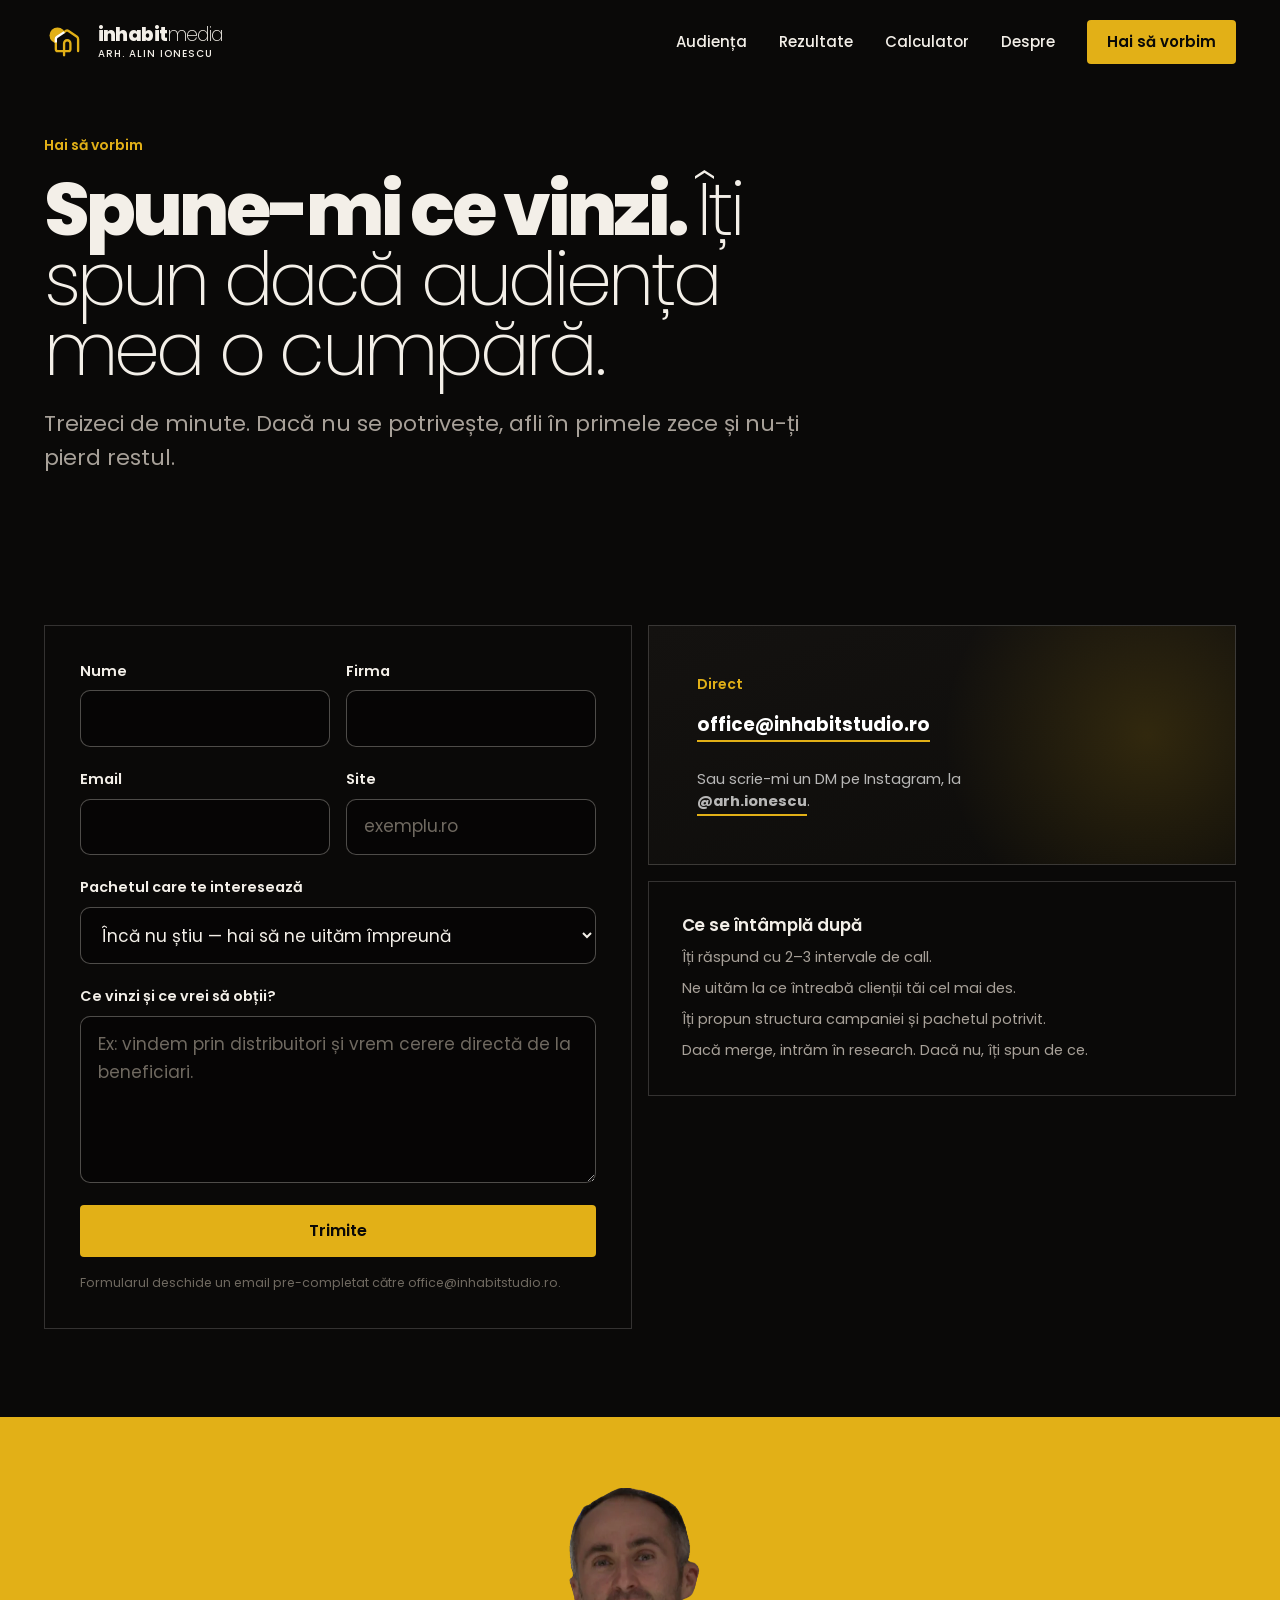
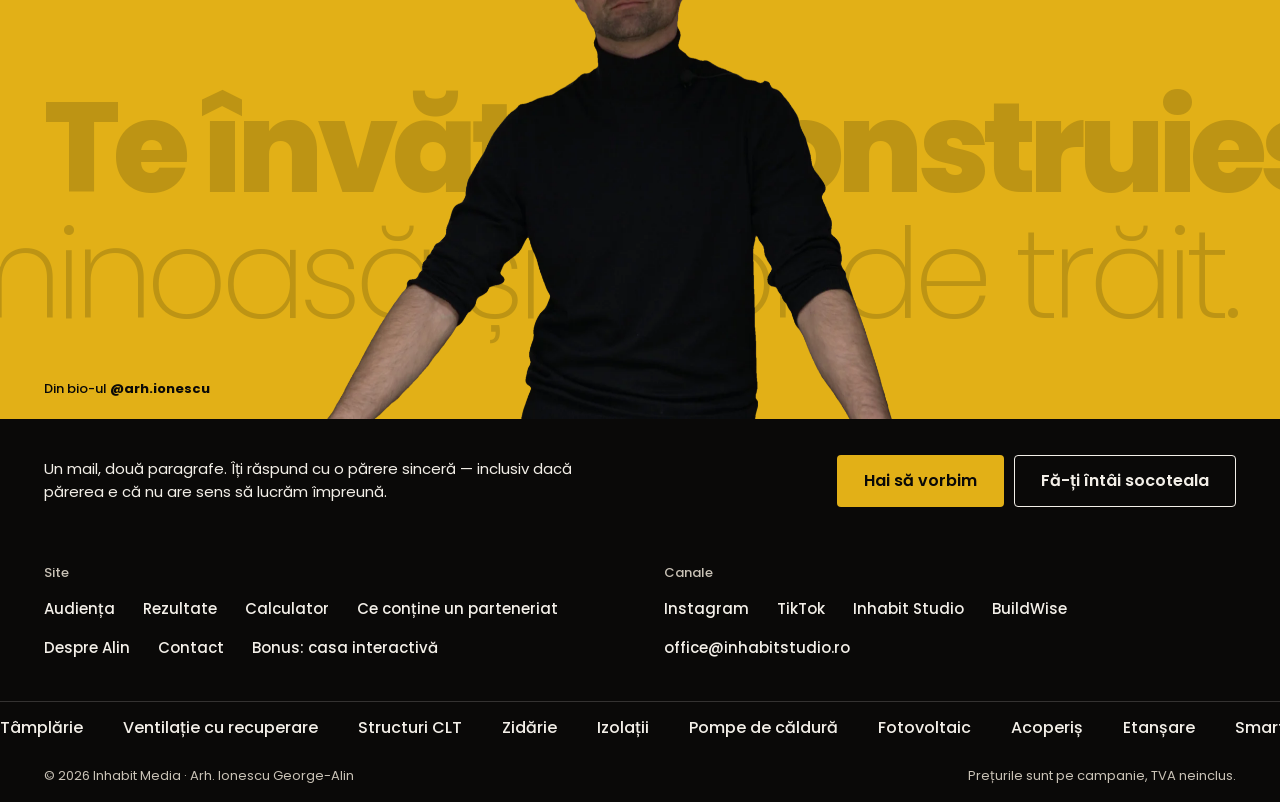
<file: contact.html>
<!doctype html>
<html lang="ro" class="no-js">
<head>
<meta charset="utf-8">
<meta name="viewport" content="width=device-width, initial-scale=1">
<title>Hai să vorbim — Inhabit Media / arh. Alin Ionescu</title>
<link rel="canonical" href="https://elod3.github.io/casa-care-vinde/contact.html">
<meta property="og:title" content="Hai să vorbim — Inhabit Media / arh. Alin Ionescu">
<meta property="og:description" content="Un call de 30 de minute. Spune-mi ce vinzi și îți spun dacă audiența mea o cumpără.">
<meta property="og:type" content="website">
<meta property="og:url" content="https://elod3.github.io/casa-care-vinde/contact.html">
<meta property="og:locale" content="ro_RO">
<meta property="og:image" content="https://elod3.github.io/casa-care-vinde/assets/img/og.jpg">
<meta name="twitter:card" content="summary_large_image">
<meta name="description" content="Un call de 30 de minute. Spune-mi ce vinzi și îți spun dacă audiența mea o cumpără.">
<meta name="theme-color" content="#0A0908">
<link rel="icon" href="data:image/svg+xml,%3Csvg xmlns='http://www.w3.org/2000/svg' viewBox='0 0 32 32'%3E%3Crect width='32' height='32' rx='7' fill='%23E2B017'/%3E%3Cpath d='M7 15.5 16 8l9 7.5V25H7z' fill='none' stroke='%230A0F16' stroke-width='2.4' stroke-linejoin='round'/%3E%3C/svg%3E">
<link rel="preload" href="assets/fonts/poppins-800-latin.woff2" as="font" type="font/woff2" crossorigin>
<link rel="preload" href="assets/fonts/poppins-400-latin.woff2" as="font" type="font/woff2" crossorigin>
<link rel="stylesheet" href="assets/css/fonts.css">
<style>@import url("assets/css/style.css?v=16") layer(old);</style>
<link rel="stylesheet" href="assets/css/sub.css?v=1">
<script>document.documentElement.classList.remove('no-js');</script>
</head>
<body>

<div class="atmos" aria-hidden="true"></div>
<div class="progress" aria-hidden="true"></div>

<header class="nav" id="nav">
  <a class="nav__word" href="index.html" aria-label="Inhabit Media, acasă">
    <svg class="nav__mark" viewBox="0 0 160 160" aria-hidden="true" fill="none" stroke-width="8.5" stroke-linecap="round">
      <mask id="bwSun"><rect width="160" height="160" fill="#fff"/><path d="M43 65 84 37l40 29v94H43z" fill="#000"/></mask>
      <circle class="m-y" cx="49" cy="56" r="29" mask="url(#bwSun)" stroke="none"/>
      <path class="m-s" d="M43 82V106q0 7 7 7H89q7 0 7-7V85a11.5 11.5 0 0 0-23 0v43M74 44l6-5q4-2 8 0l32 22q4 3 4 9v43"/>
      <path class="m-w" stroke-linecap="butt" d="M74 44 47 62q-4 3-4 8v12"/>
    </svg>
    <span class="nav__name"><b>inhabit<i>media</i></b><small>arh. alin ionescu</small></span>
  </a>
  <nav class="nav__links" id="navLinks">
    <a href="index.html#audienta">Audiența</a>
    <a href="rezultate.html">Rezultate</a>
    <a href="calculator.html">Calculator</a>
    <a href="despre.html">Despre</a>
    <a class="btn btn--yellow" href="contact.html">Hai să vorbim</a>
  </nav>
  <button class="nav__toggle" id="navToggle" aria-label="Meniu" aria-expanded="false" aria-controls="navLinks"><span></span><span></span></button>
</header>

<main>

<section class="page-hero">
  <div class="blob blob--tl" aria-hidden="true"></div>
  <div class="wrap">
    <span class="pill" data-reveal>Hai să vorbim</span>
    <h1 data-reveal style="--d:60ms">Spune-mi ce vinzi. <span>Îți spun dacă audiența mea o cumpără.</span></h1>
    <p class="lead" data-reveal style="--d:120ms">
      Treizeci de minute. Dacă nu se potrivește, afli în primele zece și nu-ți
      pierd restul.
    </p>
  </div>
</section>

<section class="section section--tight">
  <div class="wrap">
    <div class="split">

      <form class="form-panel" id="contactForm" novalidate data-reveal>
        <div class="form-grid">
          <div class="field">
            <label for="c-name">Nume</label>
            <input type="text" id="c-name" autocomplete="name" required>
          </div>
          <div class="field">
            <label for="c-company">Firma</label>
            <input type="text" id="c-company" autocomplete="organization">
          </div>
          <div class="field">
            <label for="c-email">Email</label>
            <input type="email" id="c-email" autocomplete="email" required>
          </div>
          <div class="field">
            <label for="c-site">Site</label>
            <input type="text" id="c-site" placeholder="exemplu.ro">
          </div>
        </div>

        <div class="field">
          <label for="c-plan">Pachetul care te interesează</label>
          <select id="c-plan">
            <option>Încă nu știu — hai să ne uităm împreună</option>
            <option>Basic — o săptămână de campanie</option>
            <option>Standard — două săptămâni</option>
            <option>Premium — o lună</option>
            <option>Altceva / colaborare pe termen lung</option>
          </select>
        </div>

        <div class="field">
          <label for="c-msg">Ce vinzi și ce vrei să obții?</label>
          <textarea id="c-msg" rows="5"
            placeholder="Ex: vindem prin distribuitori și vrem cerere directă de la beneficiari."></textarea>
        </div>

        <button class="btn btn--primary" type="submit" style="width:100%;justify-content:center">
          Trimite <span class="btn__a">→</span>
        </button>

        <p class="disclaimer" style="margin-top:1rem" id="formNote">
          Formularul deschide un email pre-completat către office@inhabitstudio.ro.
        </p>
      </form>

      <aside style="display:grid;gap:1rem;align-content:start">
        <div class="stat-hero" data-reveal style="--d:80ms">
          <p class="micro" style="color:var(--yellow)">Direct</p>
          <p style="font-size:1.15rem;font-weight:700;color:#fff;margin-top:.4rem">
            <a class="link-arrow" href="mailto:office@inhabitstudio.ro">office@inhabitstudio.ro</a>
          </p>
          <p style="margin-top:1rem">
            Sau scrie-mi un DM pe Instagram, la
            <a class="link-arrow" href="https://instagram.com/arh.ionescu" target="_blank" rel="noopener">@arh.ionescu</a>.
          </p>
        </div>

        <div class="card" data-reveal style="--d:160ms">
          <h4>Ce se întâmplă după</h4>
          <ol style="display:grid;gap:.6rem;font-size:.9rem;color:var(--ink-2);counter-reset:s">
            <li>Îți răspund cu 2–3 intervale de call.</li>
            <li>Ne uităm la ce întreabă clienții tăi cel mai des.</li>
            <li>Îți propun structura campaniei și pachetul potrivit.</li>
            <li>Dacă merge, intrăm în research. Dacă nu, îți spun de ce.</li>
          </ol>
        </div>
      </aside>

    </div>
  </div>
</section>

</main>

<footer class="end" id="contact">
  <div class="end__stage">
    <p class="end__say"><span>Te învăț să construiești o casă caldă,</span><span>luminoasă și ușor de trăit.</span></p>
    <div class="end__alin">
      <img src="assets/img/alin-cut.webp" alt="Arhitectul Alin Ionescu" width="1200" height="1010" loading="lazy">
    </div>
    <p class="end__by">Din bio-ul <b>@arh.ionescu</b></p>
  </div>
  <div class="end__cta">
    <p>Un mail, două paragrafe. Îți răspund cu o părere sinceră — inclusiv dacă părerea e că nu are sens să lucrăm împreună.</p>
    <div class="end__btns"><a class="btn btn--dark" href="contact.html">Hai să vorbim</a><a class="btn btn--lineink" href="calculator.html">Fă-ți întâi socoteala</a></div>
  </div>
  <div class="end__nav">
    <nav class="end__col" aria-label="Site"><p>Site</p><ul><li><a href="index.html#audienta">Audiența</a></li><li><a href="rezultate.html">Rezultate</a></li><li><a href="calculator.html">Calculator</a></li><li><a href="pachete.html">Ce conține un parteneriat</a></li><li><a href="despre.html">Despre Alin</a></li><li><a href="contact.html">Contact</a></li><li><a href="casa.html">Bonus: casa interactivă</a></li></ul></nav>
    <nav class="end__col" aria-label="Canale"><p>Canale</p><ul><li><a href="https://instagram.com/arh.ionescu" target="_blank" rel="noopener">Instagram</a></li><li><a href="https://tiktok.com/@arh.alin.ionescu" target="_blank" rel="noopener">TikTok</a></li><li><a href="https://inhabitstudio.ro/" target="_blank" rel="noopener">Inhabit Studio</a></li><li><a href="despre.html#buildwise">BuildWise</a></li><li><a href="mailto:office@inhabitstudio.ro">office@inhabitstudio.ro</a></li></ul></nav>
  </div>
  <div class="mq mq--night" aria-hidden="true"><div class="mq__t"><span>Tâmplărie</span><span>Ventilație cu recuperare</span><span>Structuri CLT</span><span>Zidărie</span><span>Izolații</span><span>Pompe de căldură</span><span>Fotovoltaic</span><span>Acoperiș</span><span>Etanșare</span><span>Smart home</span><span>Finisaje</span><span>Ferestre</span><span>Tâmplărie</span><span>Ventilație cu recuperare</span><span>Structuri CLT</span><span>Zidărie</span><span>Izolații</span><span>Pompe de căldură</span><span>Fotovoltaic</span><span>Acoperiș</span><span>Etanșare</span><span>Smart home</span><span>Finisaje</span><span>Ferestre</span></div></div>
  <div class="end__legal"><span>© 2026 Inhabit Media · Arh. Ionescu George-Alin</span><span>Prețurile sunt pe campanie, TVA neinclus.</span></div>
</footer>

<script src="assets/js/main.js?v=10" defer></script>
<script>
/* Fără backend: compune un email pre-completat.
   Ca să primești lead-urile direct în inbox / CRM, schimbă pe un endpoint de
   formular (Formspree, Netlify Forms, Basin) — vezi README. */
(function () {
  var form = document.getElementById('contactForm');
  if (!form) return;
  form.addEventListener('submit', function (e) {
    e.preventDefault();
    var g = function (id) { return (document.getElementById(id).value || '').trim(); };
    if (!g('c-name') || !g('c-email')) {
      document.getElementById('formNote').textContent = 'Completează cel puțin numele și emailul.';
      return;
    }
    var body = [
      'Nume: ' + g('c-name'),
      'Firma: ' + g('c-company'),
      'Email: ' + g('c-email'),
      'Site: ' + g('c-site'),
      'Pachet: ' + g('c-plan'),
      '',
      g('c-msg')
    ].join('\n');

    window.location.href = 'mailto:office@inhabitstudio.ro' +
      '?subject=' + encodeURIComponent('Parteneriat Inhabit Media — ' + (g('c-company') || g('c-name'))) +
      '&body=' + encodeURIComponent(body);
  });
})();
</script>
<script src="assets/js/sub.js?v=1" defer></script>
</body>
</html>
</file>
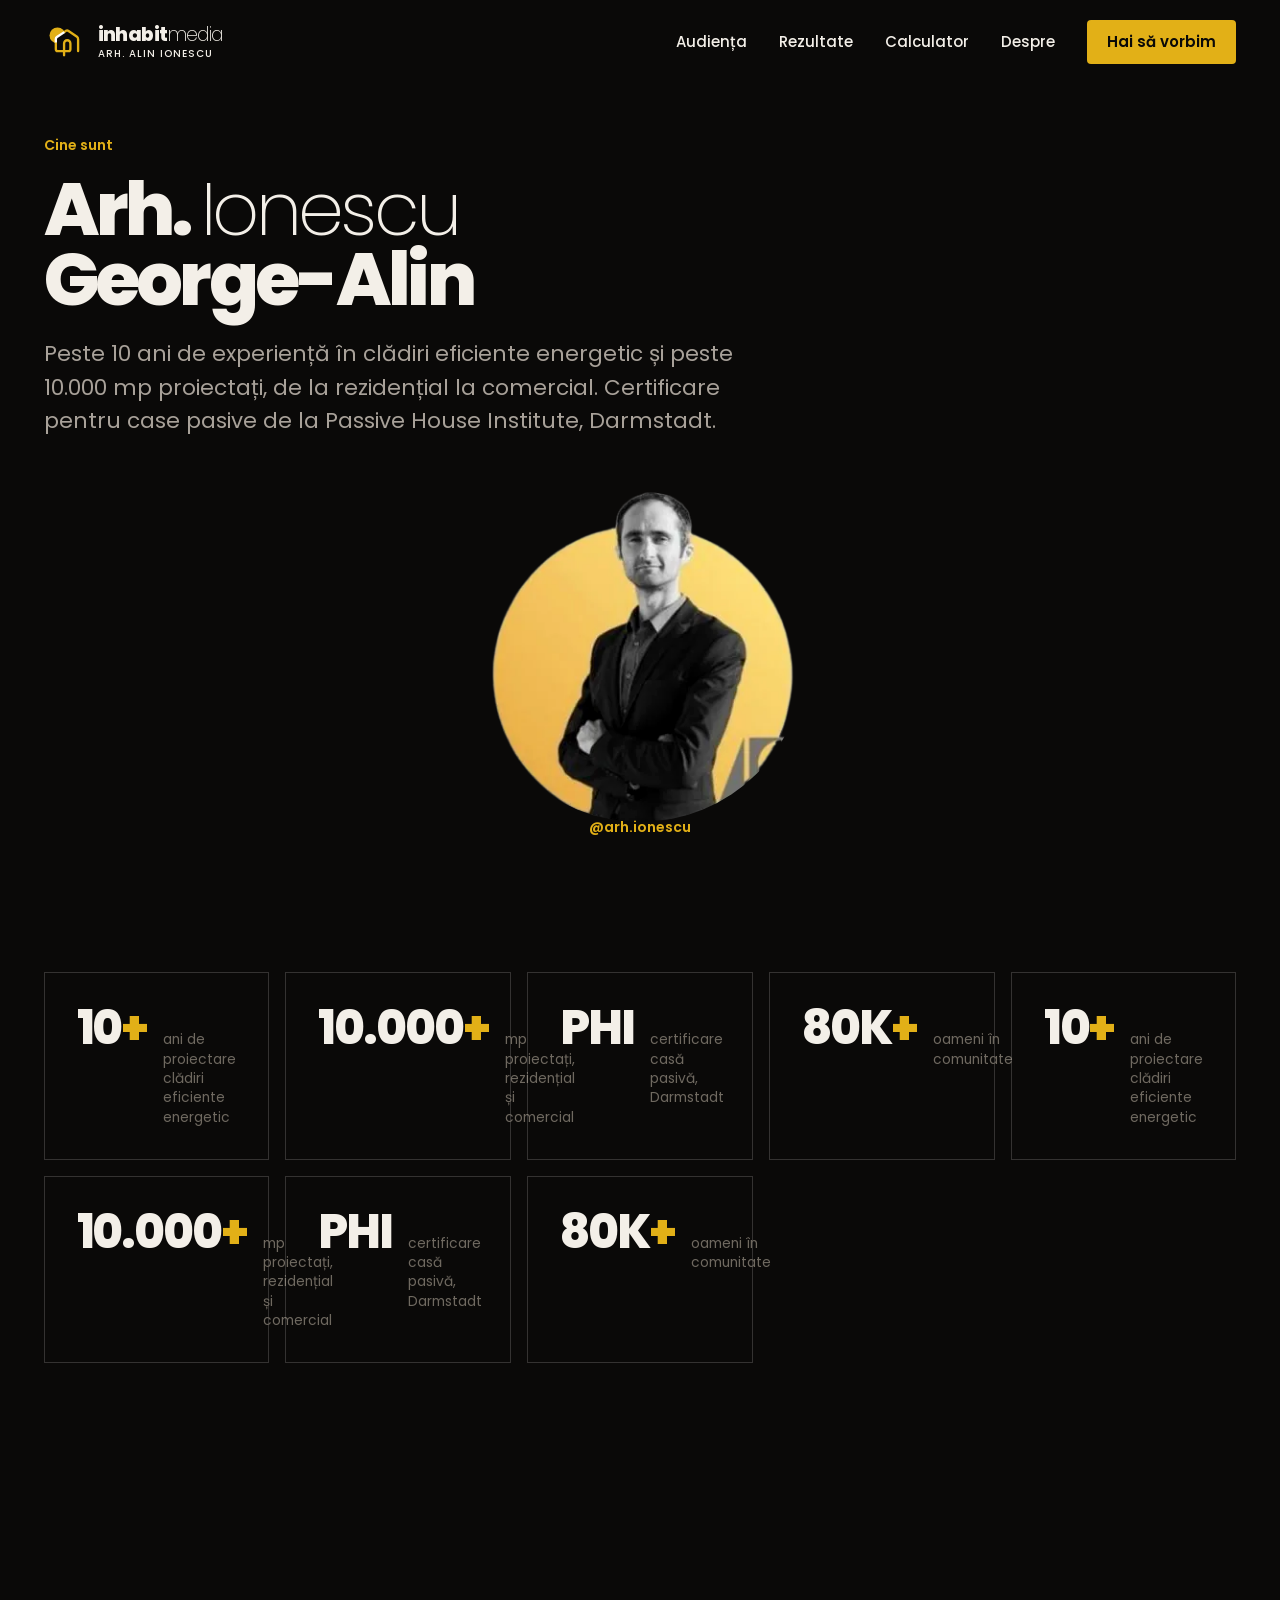
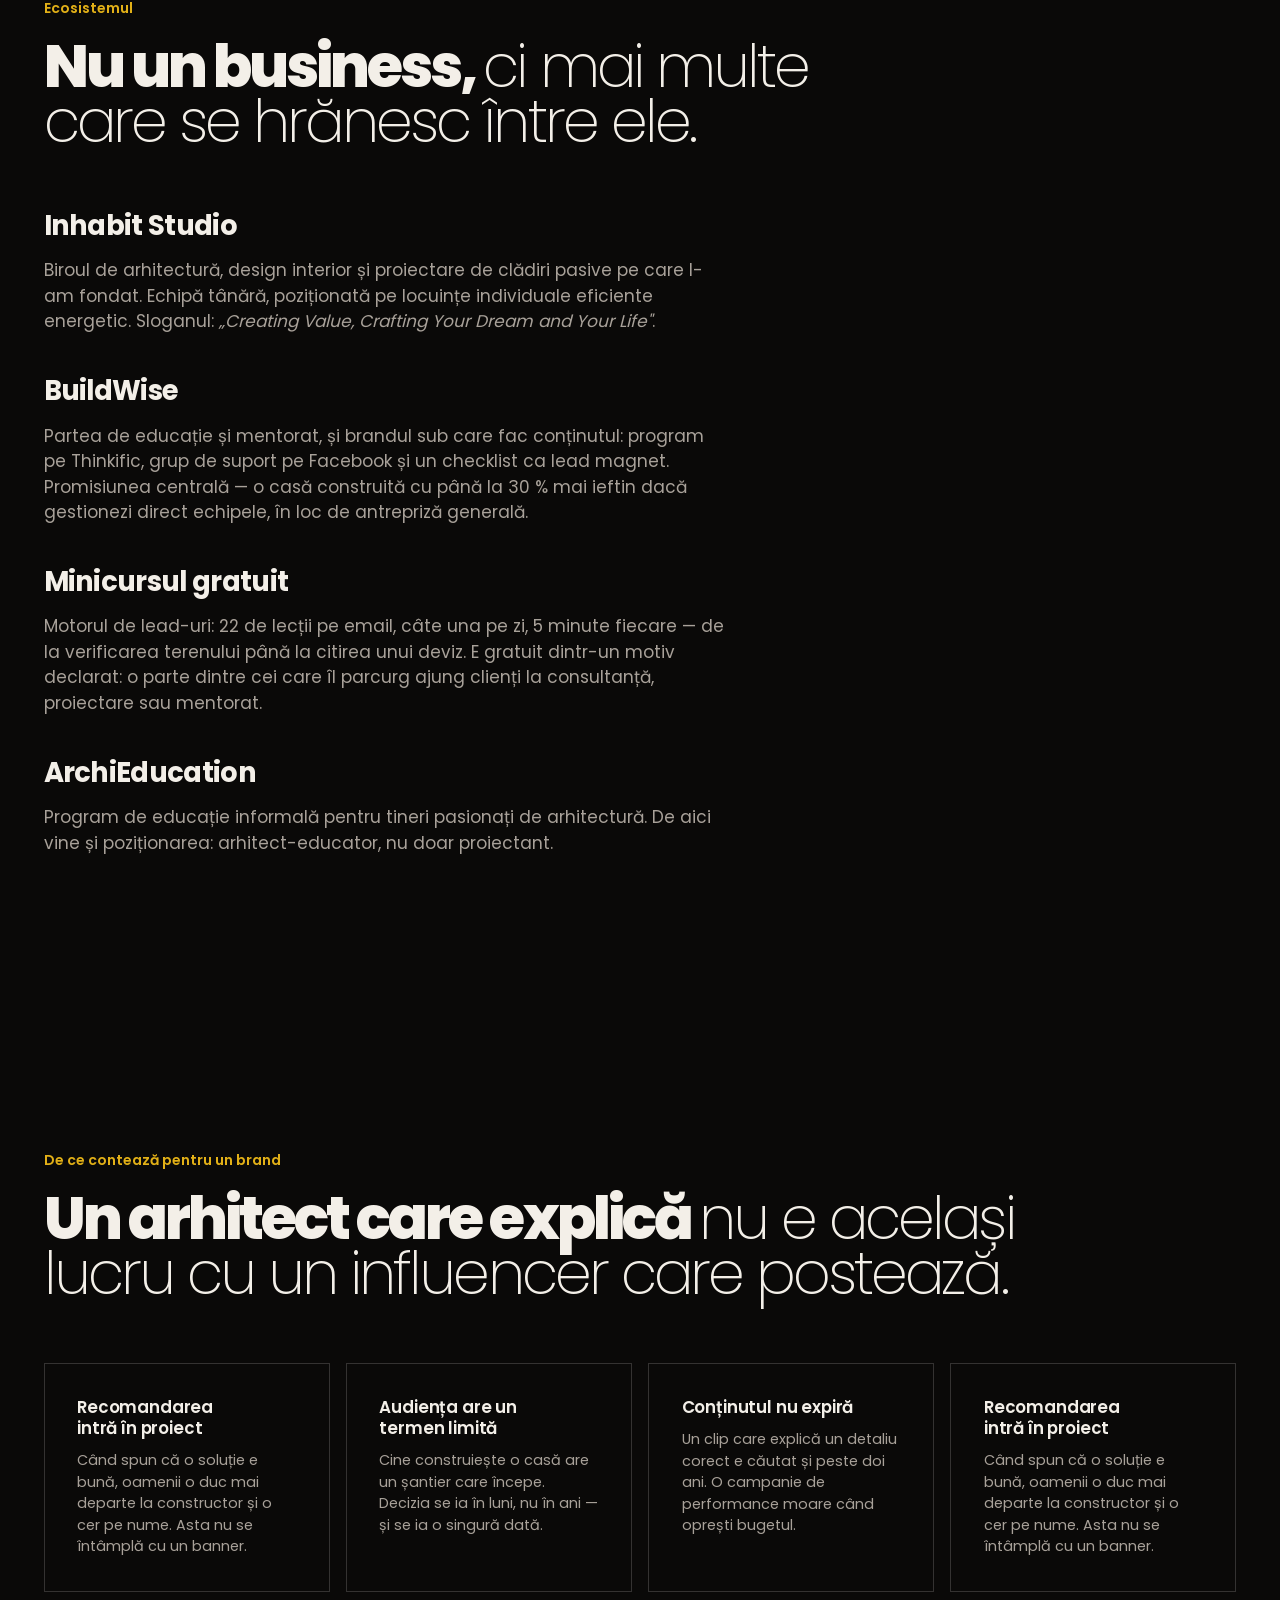
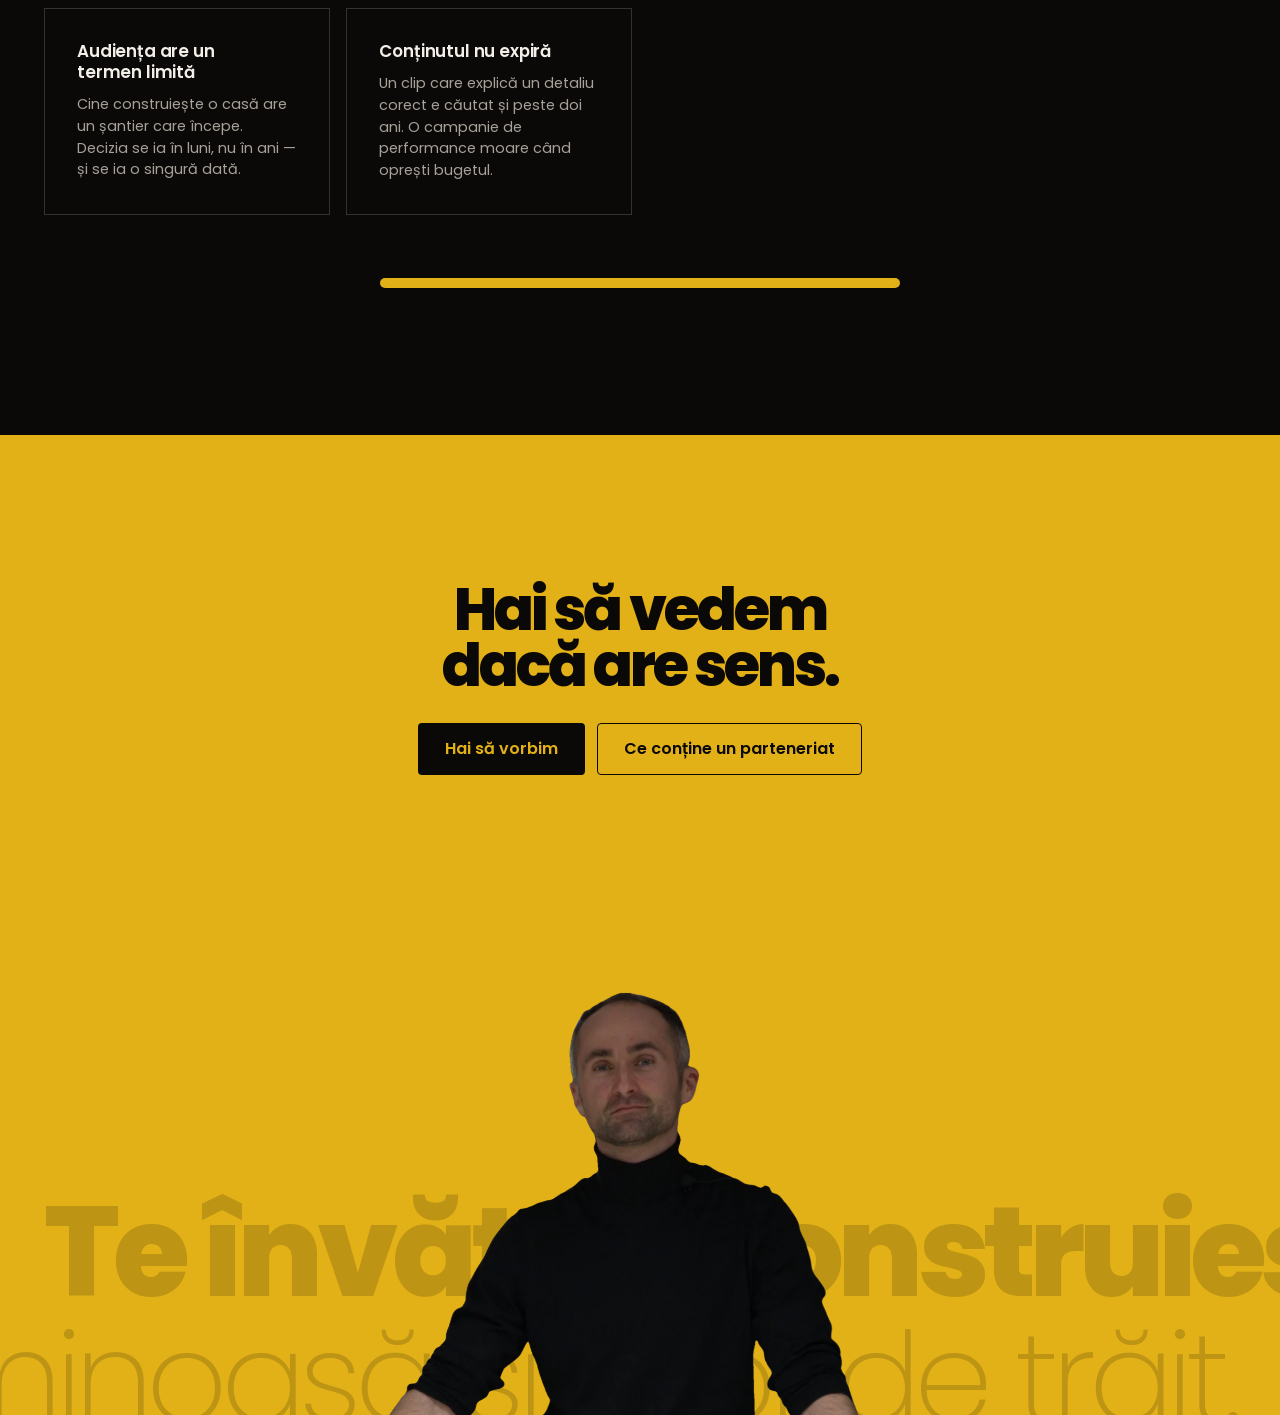
<file: despre.html>
<!doctype html>
<html lang="ro" class="no-js">
<head>
<meta charset="utf-8">
<meta name="viewport" content="width=device-width, initial-scale=1">
<title>Despre — Arh. Alin Ionescu / Inhabit Media</title>
<link rel="canonical" href="https://elod3.github.io/casa-care-vinde/despre.html">
<meta property="og:title" content="Despre — Arh. Alin Ionescu / Inhabit Media">
<meta property="og:description" content="Arhitect cu peste 10 ani de experiență în clădiri eficiente energetic, certificat Passive House Institute Darmstadt. Fondator Inhabit Studio, BuildWise și ArchiEducation.">
<meta property="og:type" content="website">
<meta property="og:url" content="https://elod3.github.io/casa-care-vinde/despre.html">
<meta property="og:locale" content="ro_RO">
<meta property="og:image" content="https://elod3.github.io/casa-care-vinde/assets/img/og.jpg">
<meta name="twitter:card" content="summary_large_image">
<meta name="description" content="Arhitect cu peste 10 ani de experiență în clădiri eficiente energetic, certificat Passive House Institute Darmstadt. Fondator Inhabit Studio, BuildWise și ArchiEducation.">
<meta name="theme-color" content="#0A0908">
<link rel="icon" href="data:image/svg+xml,%3Csvg xmlns='http://www.w3.org/2000/svg' viewBox='0 0 32 32'%3E%3Crect width='32' height='32' rx='7' fill='%23E2B017'/%3E%3Cpath d='M7 15.5 16 8l9 7.5V25H7z' fill='none' stroke='%230A0F16' stroke-width='2.4' stroke-linejoin='round'/%3E%3C/svg%3E">
<link rel="preload" href="assets/fonts/poppins-800-latin.woff2" as="font" type="font/woff2" crossorigin>
<link rel="preload" href="assets/fonts/poppins-400-latin.woff2" as="font" type="font/woff2" crossorigin>
<link rel="stylesheet" href="assets/css/fonts.css">
<style>@import url("assets/css/style.css?v=16") layer(old);</style>
<link rel="stylesheet" href="assets/css/sub.css?v=1">
<script>document.documentElement.classList.remove('no-js');</script>
</head>
<body>

<div class="atmos" aria-hidden="true"></div>
<div class="progress" aria-hidden="true"></div>

<header class="nav" id="nav">
  <a class="nav__word" href="index.html" aria-label="Inhabit Media, acasă">
    <svg class="nav__mark" viewBox="0 0 160 160" aria-hidden="true" fill="none" stroke-width="8.5" stroke-linecap="round">
      <mask id="bwSun"><rect width="160" height="160" fill="#fff"/><path d="M43 65 84 37l40 29v94H43z" fill="#000"/></mask>
      <circle class="m-y" cx="49" cy="56" r="29" mask="url(#bwSun)" stroke="none"/>
      <path class="m-s" d="M43 82V106q0 7 7 7H89q7 0 7-7V85a11.5 11.5 0 0 0-23 0v43M74 44l6-5q4-2 8 0l32 22q4 3 4 9v43"/>
      <path class="m-w" stroke-linecap="butt" d="M74 44 47 62q-4 3-4 8v12"/>
    </svg>
    <span class="nav__name"><b>inhabit<i>media</i></b><small>arh. alin ionescu</small></span>
  </a>
  <nav class="nav__links" id="navLinks">
    <a href="index.html#audienta">Audiența</a>
    <a href="rezultate.html">Rezultate</a>
    <a href="calculator.html">Calculator</a>
    <a href="despre.html">Despre</a>
    <a class="btn btn--yellow" href="contact.html">Hai să vorbim</a>
  </nav>
  <button class="nav__toggle" id="navToggle" aria-label="Meniu" aria-expanded="false" aria-controls="navLinks"><span></span><span></span></button>
</header>

<main>

<section class="page-hero">
  <div class="blob blob--tr" aria-hidden="true"></div>
  <div class="wrap">
    <div class="hero__grid">
      <div>
        <span class="pill" data-reveal>Cine sunt</span>
        <h1 data-reveal style="--d:60ms">Arh. <span>Ionescu</span> George-Alin</h1>
        <p class="lead" data-reveal style="--d:120ms">
          Peste 10 ani de experiență în clădiri eficiente energetic și peste
          10.000 mp proiectați, de la rezidențial la comercial. Certificare pentru
          case pasive de la Passive House Institute, Darmstadt.
        </p>
      </div>
      <div class="portrait" data-reveal style="--d:180ms">
        <div class="portrait__ring" aria-hidden="true"></div>
        <img src="assets/img/alin.webp" alt="Arh. Alin Ionescu" width="330" height="330">
        <span class="pill portrait__tag">@arh.ionescu</span>
      </div>
    </div>
  </div>
</section>

<section class="section section--tight">
  <div class="wrap">
    <div class="stat-grid rail" data-drift="1" data-reveal>
      <div class="stat"><b>10<i>+</i></b><span>ani de proiectare clădiri eficiente energetic</span></div>
      <div class="stat"><b>10.000<i>+</i></b><span>mp proiectați, rezidențial și comercial</span></div>
      <div class="stat"><b>PHI</b><span>certificare casă pasivă, Darmstadt</span></div>
      <div class="stat"><b>80K<i>+</i></b><span>oameni în comunitate</span></div>
    </div>
  </div>
</section>

<section class="section section--mist">
  <div class="wrap">
    <div class="section-head">
      <span class="pill" data-reveal>Ecosistemul</span>
      <h2 data-reveal style="--d:60ms">Nu un business, <span>ci mai multe care se hrănesc între ele.</span></h2>
    </div>

    <div class="prose" data-reveal>
      <h3 id="studio" style="margin-top:0">Inhabit Studio</h3>
      <p>
        Biroul de arhitectură, design interior și proiectare de clădiri pasive pe
        care l-am fondat. Echipă tânără, poziționată pe locuințe individuale
        eficiente energetic. Sloganul: <em>„Creating Value, Crafting Your Dream and
        Your Life"</em>.
      </p>

      <h3 id="buildwise">BuildWise</h3>
      <p>
        Partea de educație și mentorat, și brandul sub care fac conținutul:
        program pe Thinkific, grup de suport pe Facebook și un checklist ca lead
        magnet. Promisiunea centrală — o casă construită cu până la 30&nbsp;% mai
        ieftin dacă gestionezi direct echipele, în loc de antrepriză generală.
      </p>

      <h3 id="minicurs">Minicursul gratuit</h3>
      <p>
        Motorul de lead-uri: 22 de lecții pe email, câte una pe zi, 5 minute
        fiecare — de la verificarea terenului până la citirea unui deviz. E gratuit
        dintr-un motiv declarat: o parte dintre cei care îl parcurg ajung clienți
        la consultanță, proiectare sau mentorat.
      </p>

      <h3 id="archieducation">ArchiEducation</h3>
      <p>
        Program de educație informală pentru tineri pasionați de arhitectură. De
        aici vine și poziționarea: arhitect-educator, nu doar proiectant.
      </p>
    </div>
  </div>
</section>

<section class="section">
  <div class="blob blob--bl" aria-hidden="true"></div>
  <div class="wrap">
    <div class="section-head">
      <span class="pill" data-reveal>De ce contează pentru un brand</span>
      <h2 data-reveal style="--d:60ms">Un arhitect care explică <span>nu e același lucru cu un influencer care postează.</span></h2>
    </div>

    <div class="cards rail" data-drift="1">
      <article class="card" data-reveal>
        <h4>Recomandarea intră în proiect</h4>
        <p>Când spun că o soluție e bună, oamenii o duc mai departe la constructor
          și o cer pe nume. Asta nu se întâmplă cu un banner.</p>
      </article>
      <article class="card" data-reveal style="--d:80ms">
        <h4>Audiența are un termen limită</h4>
        <p>Cine construiește o casă are un șantier care începe. Decizia se ia în
          luni, nu în ani — și se ia o singură dată.</p>
      </article>
      <article class="card" data-reveal style="--d:160ms">
        <h4>Conținutul nu expiră</h4>
        <p>Un clip care explică un detaliu corect e căutat și peste doi ani.
          O campanie de performance moare când oprești bugetul.</p>
      </article>
    </div>

    <div class="rule" data-reveal></div>
  </div>
</section>

<section class="section cta">
  <div class="wrap">
    <h2 data-reveal>Hai să vedem dacă are sens.</h2>
    <div class="cta__row" data-reveal>
      <a class="btn btn--dark" href="contact.html">Hai să vorbim <span class="btn__a">→</span></a>
      <a class="btn btn--ghost" href="pachete.html">Ce conține un parteneriat</a>
    </div>
  </div>
</section>

</main>

<footer class="end" id="contact">
  <div class="end__stage">
    <p class="end__say"><span>Te învăț să construiești o casă caldă,</span><span>luminoasă și ușor de trăit.</span></p>
    <div class="end__alin">
      <img src="assets/img/alin-cut.webp" alt="Arhitectul Alin Ionescu" width="1200" height="1010" loading="lazy">
    </div>
    <p class="end__by">Din bio-ul <b>@arh.ionescu</b></p>
  </div>
  <div class="end__cta">
    <p>Un mail, două paragrafe. Îți răspund cu o părere sinceră — inclusiv dacă părerea e că nu are sens să lucrăm împreună.</p>
    <div class="end__btns"><a class="btn btn--dark" href="contact.html">Hai să vorbim</a><a class="btn btn--lineink" href="calculator.html">Fă-ți întâi socoteala</a></div>
  </div>
  <div class="end__nav">
    <nav class="end__col" aria-label="Site"><p>Site</p><ul><li><a href="index.html#audienta">Audiența</a></li><li><a href="rezultate.html">Rezultate</a></li><li><a href="calculator.html">Calculator</a></li><li><a href="pachete.html">Ce conține un parteneriat</a></li><li><a href="despre.html">Despre Alin</a></li><li><a href="contact.html">Contact</a></li><li><a href="casa.html">Bonus: casa interactivă</a></li></ul></nav>
    <nav class="end__col" aria-label="Canale"><p>Canale</p><ul><li><a href="https://instagram.com/arh.ionescu" target="_blank" rel="noopener">Instagram</a></li><li><a href="https://tiktok.com/@arh.alin.ionescu" target="_blank" rel="noopener">TikTok</a></li><li><a href="https://inhabitstudio.ro/" target="_blank" rel="noopener">Inhabit Studio</a></li><li><a href="despre.html#buildwise">BuildWise</a></li><li><a href="mailto:office@inhabitstudio.ro">office@inhabitstudio.ro</a></li></ul></nav>
  </div>
  <div class="mq mq--night" aria-hidden="true"><div class="mq__t"><span>Tâmplărie</span><span>Ventilație cu recuperare</span><span>Structuri CLT</span><span>Zidărie</span><span>Izolații</span><span>Pompe de căldură</span><span>Fotovoltaic</span><span>Acoperiș</span><span>Etanșare</span><span>Smart home</span><span>Finisaje</span><span>Ferestre</span><span>Tâmplărie</span><span>Ventilație cu recuperare</span><span>Structuri CLT</span><span>Zidărie</span><span>Izolații</span><span>Pompe de căldură</span><span>Fotovoltaic</span><span>Acoperiș</span><span>Etanșare</span><span>Smart home</span><span>Finisaje</span><span>Ferestre</span></div></div>
  <div class="end__legal"><span>© 2026 Inhabit Media · Arh. Ionescu George-Alin</span><span>Prețurile sunt pe campanie, TVA neinclus.</span></div>
</footer>

<script src="assets/js/main.js?v=10" defer></script>
<script src="assets/js/sub.js?v=1" defer></script>
</body>
</html>
</file>
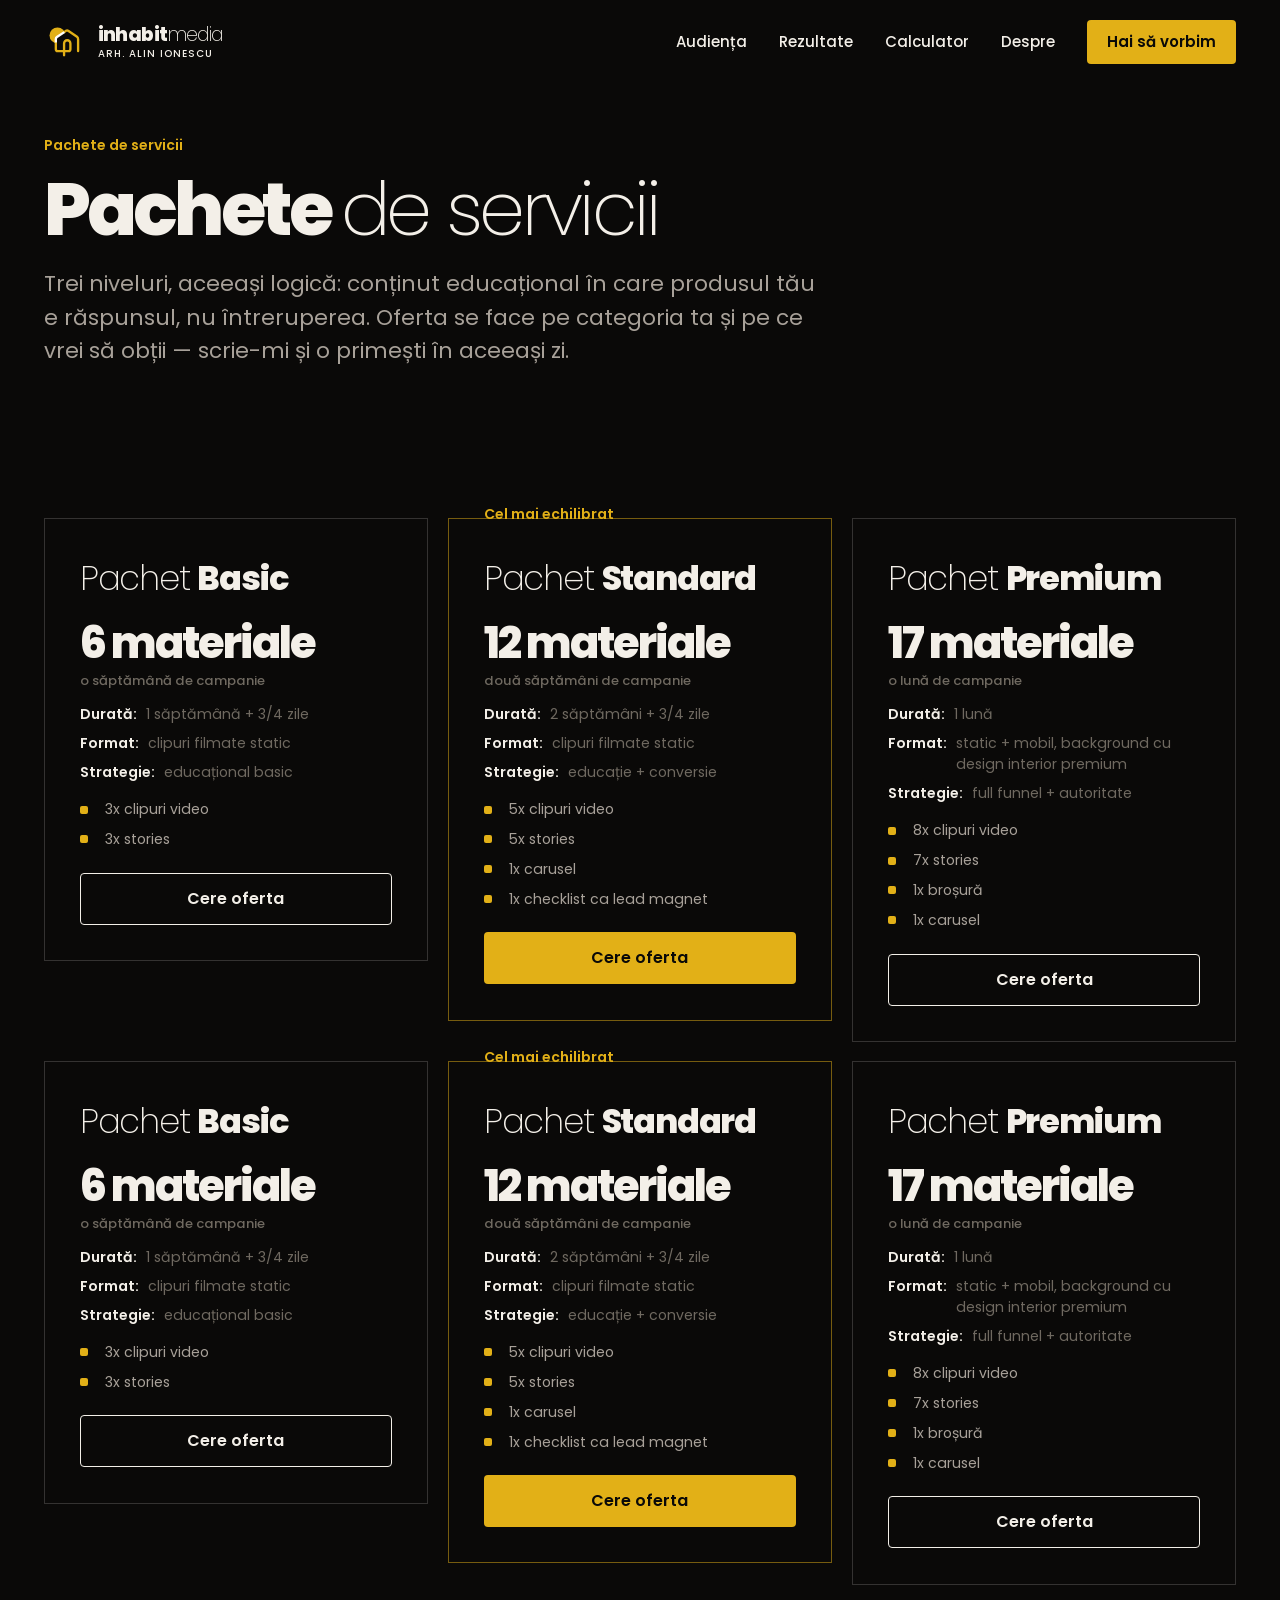
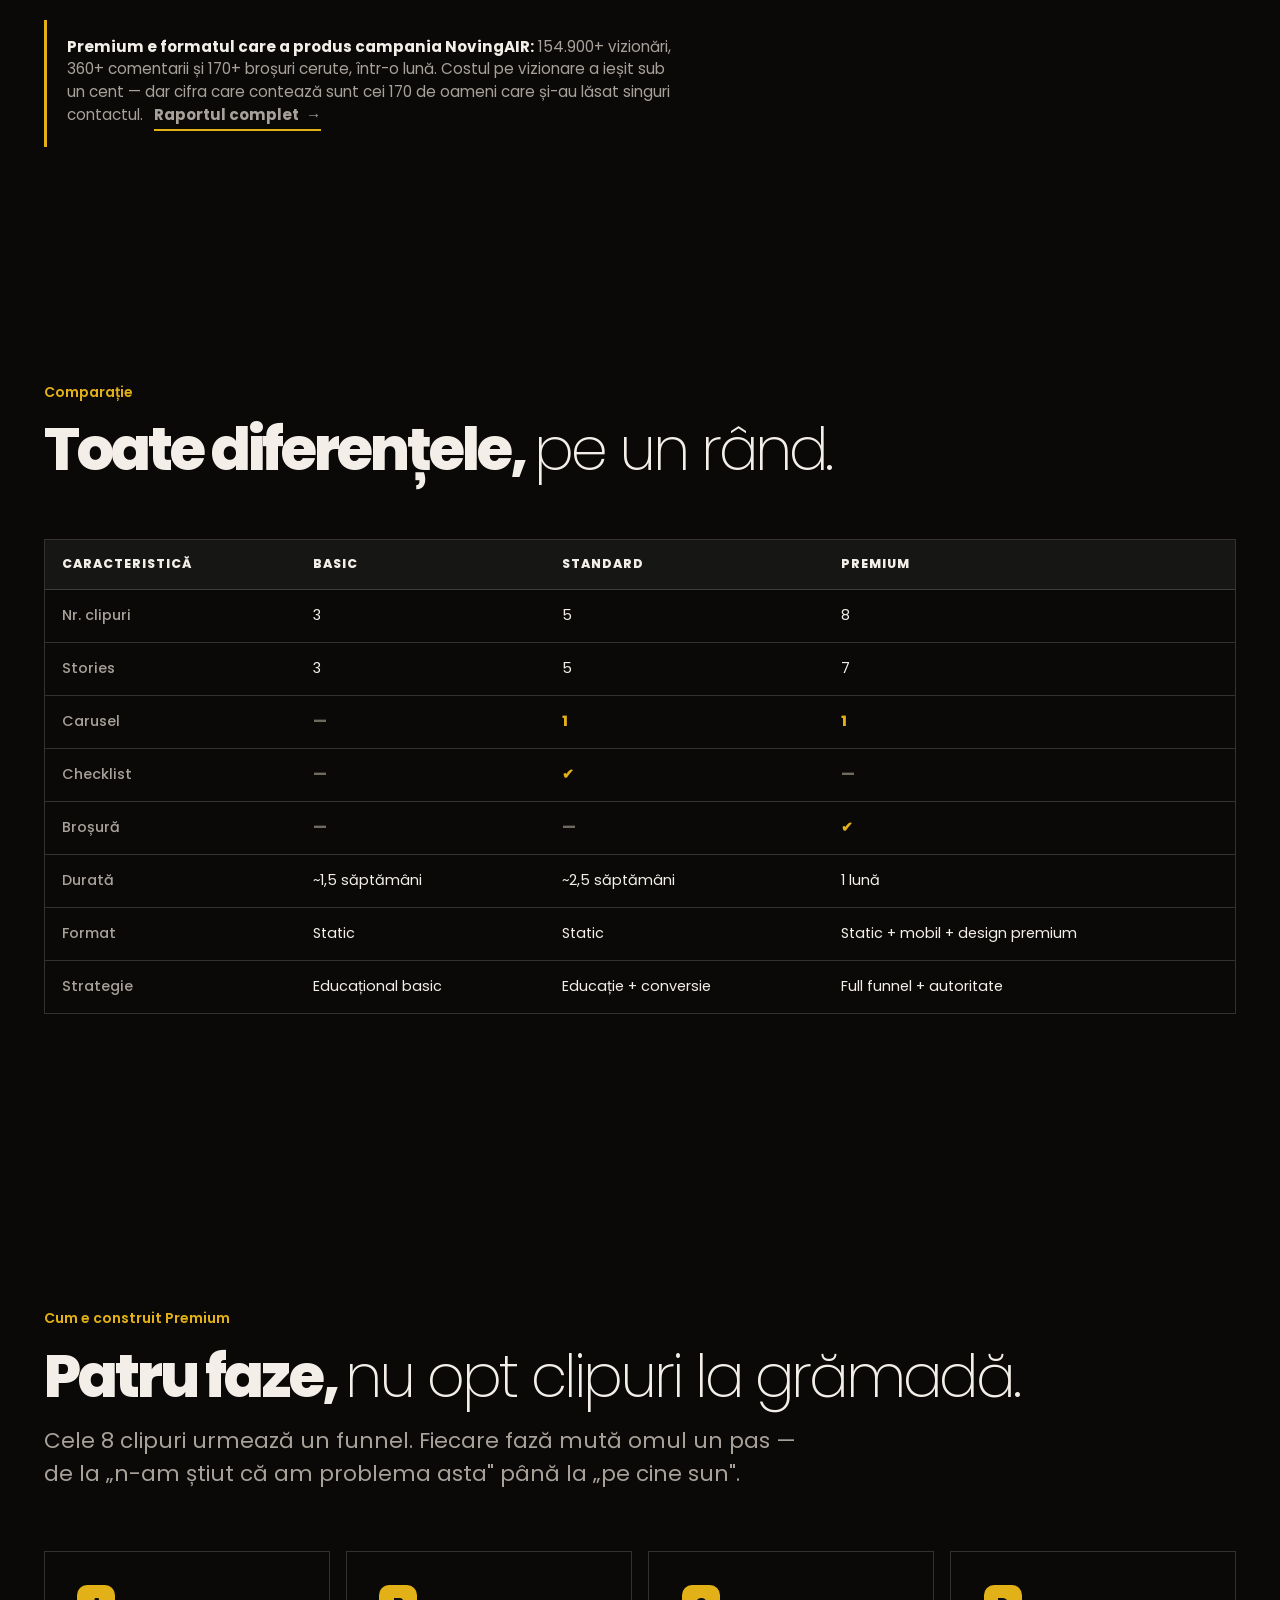
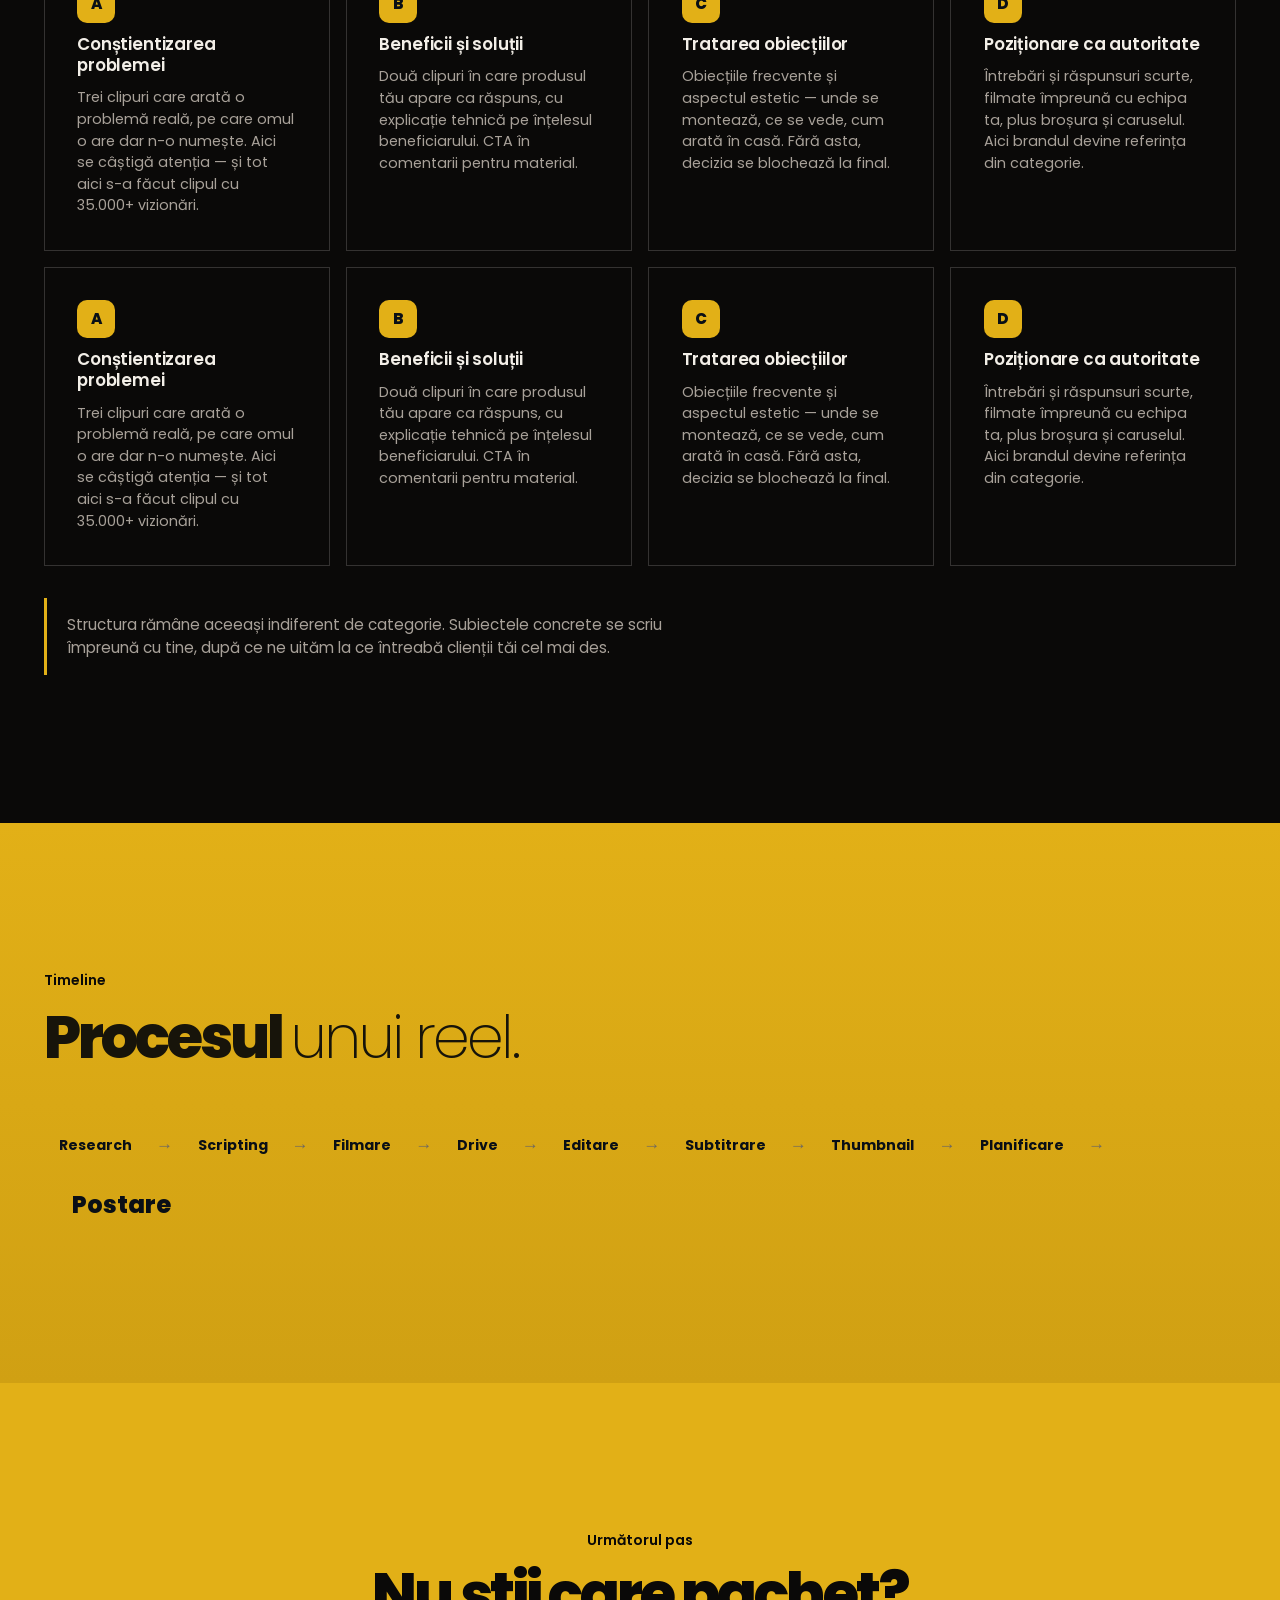
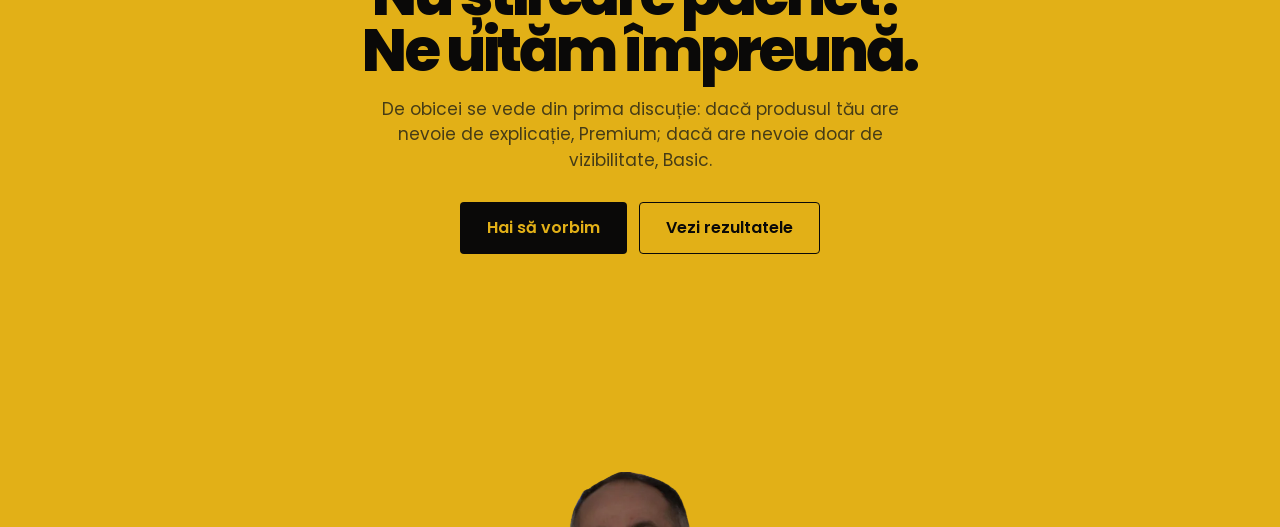
<file: pachete.html>
<!doctype html>
<html lang="ro" class="no-js">
<head>
<meta charset="utf-8">
<meta name="viewport" content="width=device-width, initial-scale=1">
<title>Pachete de servicii — Inhabit Media / arh. Alin Ionescu</title>
<link rel="canonical" href="https://elod3.github.io/casa-care-vinde/pachete.html">
<meta property="og:title" content="Pachete de servicii — Inhabit Media / arh. Alin Ionescu">
<meta property="og:description" content="Basic, Standard, Premium: ce conține fiecare pachet, cât durează și pentru ce e potrivit. Oferta se face pe categoria ta.">
<meta property="og:type" content="website">
<meta property="og:url" content="https://elod3.github.io/casa-care-vinde/pachete.html">
<meta property="og:locale" content="ro_RO">
<meta property="og:image" content="https://elod3.github.io/casa-care-vinde/assets/img/og.jpg">
<meta name="twitter:card" content="summary_large_image">
<meta name="description" content="Basic, Standard, Premium: ce conține fiecare pachet, cât durează și pentru ce e potrivit. Oferta se face pe categoria ta.">
<meta name="theme-color" content="#0A0908">
<link rel="icon" href="data:image/svg+xml,%3Csvg xmlns='http://www.w3.org/2000/svg' viewBox='0 0 32 32'%3E%3Crect width='32' height='32' rx='7' fill='%23E2B017'/%3E%3Cpath d='M7 15.5 16 8l9 7.5V25H7z' fill='none' stroke='%230A0F16' stroke-width='2.4' stroke-linejoin='round'/%3E%3C/svg%3E">
<link rel="preload" href="assets/fonts/poppins-800-latin.woff2" as="font" type="font/woff2" crossorigin>
<link rel="preload" href="assets/fonts/poppins-400-latin.woff2" as="font" type="font/woff2" crossorigin>
<link rel="stylesheet" href="assets/css/fonts.css">
<style>@import url("assets/css/style.css?v=16") layer(old);</style>
<link rel="stylesheet" href="assets/css/sub.css?v=1">
<script>document.documentElement.classList.remove('no-js');</script>
</head>
<body>

<div class="atmos" aria-hidden="true"></div>
<div class="progress" aria-hidden="true"></div>

<header class="nav" id="nav">
  <a class="nav__word" href="index.html" aria-label="Inhabit Media, acasă">
    <svg class="nav__mark" viewBox="0 0 160 160" aria-hidden="true" fill="none" stroke-width="8.5" stroke-linecap="round">
      <mask id="bwSun"><rect width="160" height="160" fill="#fff"/><path d="M43 65 84 37l40 29v94H43z" fill="#000"/></mask>
      <circle class="m-y" cx="49" cy="56" r="29" mask="url(#bwSun)" stroke="none"/>
      <path class="m-s" d="M43 82V106q0 7 7 7H89q7 0 7-7V85a11.5 11.5 0 0 0-23 0v43M74 44l6-5q4-2 8 0l32 22q4 3 4 9v43"/>
      <path class="m-w" stroke-linecap="butt" d="M74 44 47 62q-4 3-4 8v12"/>
    </svg>
    <span class="nav__name"><b>inhabit<i>media</i></b><small>arh. alin ionescu</small></span>
  </a>
  <nav class="nav__links" id="navLinks">
    <a href="index.html#audienta">Audiența</a>
    <a href="rezultate.html">Rezultate</a>
    <a href="calculator.html">Calculator</a>
    <a href="despre.html">Despre</a>
    <a class="btn btn--yellow" href="contact.html">Hai să vorbim</a>
  </nav>
  <button class="nav__toggle" id="navToggle" aria-label="Meniu" aria-expanded="false" aria-controls="navLinks"><span></span><span></span></button>
</header>

<main>

<section class="page-hero">
  <div class="blob blob--tl" aria-hidden="true"></div>
  <div class="blob blob--br" aria-hidden="true"></div>
  <div class="wrap">
    <span class="pill" data-reveal>Pachete de servicii</span>
    <h1 data-reveal style="--d:60ms">Pachete <span>de servicii</span></h1>
    <p class="lead" data-reveal style="--d:120ms">
      Trei niveluri, aceeași logică: conținut educațional în care produsul tău e
      răspunsul, nu întreruperea. Oferta se face pe categoria ta și pe ce vrei să
      obții — scrie-mi și o primești în aceeași zi.
    </p>
  </div>
</section>

<!-- ---------- CELE 3 PACHETE ---------- -->
<section class="section section--tight">
  <div class="wrap">
    <div class="plans rail" data-drift="1">

      <article class="plan" data-reveal>
        <p class="plan__name">Pachet <b>Basic</b></p>
        <p class="plan__scale">6 materiale<span>o săptămână de campanie</span></p>
        <div class="plan__meta">
          <div><b>Durată:</b> 1 săptămână + 3/4 zile</div>
          <div><b>Format:</b> clipuri filmate static</div>
          <div><b>Strategie:</b> educațional basic</div>
        </div>
        <ul>
          <li>3x clipuri video</li>
          <li>3x stories</li>
        </ul>
        <a class="btn btn--ghost" href="contact.html">Cere oferta</a>
      </article>

      <article class="plan plan--featured" data-reveal style="--d:80ms">
        <span class="pill plan__tag">Cel mai echilibrat</span>
        <p class="plan__name">Pachet <b>Standard</b></p>
        <p class="plan__scale">12 materiale<span>două săptămâni de campanie</span></p>
        <div class="plan__meta">
          <div><b>Durată:</b> 2 săptămâni + 3/4 zile</div>
          <div><b>Format:</b> clipuri filmate static</div>
          <div><b>Strategie:</b> educație + conversie</div>
        </div>
        <ul>
          <li>5x clipuri video</li>
          <li>5x stories</li>
          <li>1x carusel</li>
          <li>1x checklist ca lead magnet</li>
        </ul>
        <a class="btn btn--primary" href="contact.html">Cere oferta <span class="btn__a">→</span></a>
      </article>

      <article class="plan" data-reveal style="--d:160ms">
        <p class="plan__name">Pachet <b>Premium</b></p>
        <p class="plan__scale">17 materiale<span>o lună de campanie</span></p>
        <div class="plan__meta">
          <div><b>Durată:</b> 1 lună</div>
          <div><b>Format:</b> static + mobil, background cu design interior premium</div>
          <div><b>Strategie:</b> full funnel + autoritate</div>
        </div>
        <ul>
          <li>8x clipuri video</li>
          <li>7x stories</li>
          <li>1x broșură</li>
          <li>1x carusel</li>
        </ul>
        <a class="btn btn--ghost" href="contact.html">Cere oferta</a>
      </article>

    </div>

    <p class="note" style="margin-top:2.2rem" data-reveal>
      <b>Premium e formatul care a produs campania NovingAIR:</b> 154.900+ vizionări,
      360+ comentarii și 170+ broșuri cerute, într-o lună. Costul pe vizionare a
      ieșit sub un cent — dar cifra care contează sunt cei 170 de oameni care
      și-au lăsat singuri contactul.
      <a class="link-arrow" href="rezultate.html" style="margin-left:.4rem">Raportul complet <span>→</span></a>
    </p>
  </div>
</section>

<!-- ---------- COMPARAȚIE ---------- -->
<section class="section section--mist">
  <div class="wrap">
    <div class="section-head">
      <span class="pill" data-reveal>Comparație</span>
      <h2 data-reveal style="--d:60ms">Toate diferențele, <span>pe un rând.</span></h2>
    </div>

    <div class="table-wrap" data-reveal>
      <table>
        <thead>
          <tr>
            <th scope="col">Caracteristică</th>
            <th scope="col">Basic</th>
            <th scope="col">Standard</th>
            <th scope="col">Premium</th>
          </tr>
        </thead>
        <tbody>
          <tr><th scope="row">Nr. clipuri</th><td>3</td><td>5</td><td>8</td></tr>
          <tr><th scope="row">Stories</th><td>3</td><td>5</td><td>7</td></tr>
          <tr><th scope="row">Carusel</th><td class="no">—</td><td class="yes">1</td><td class="yes">1</td></tr>
          <tr><th scope="row">Checklist</th><td class="no">—</td><td class="yes">✔</td><td class="no">—</td></tr>
          <tr><th scope="row">Broșură</th><td class="no">—</td><td class="no">—</td><td class="yes">✔</td></tr>
          <tr><th scope="row">Durată</th><td>~1,5 săptămâni</td><td>~2,5 săptămâni</td><td>1 lună</td></tr>
          <tr><th scope="row">Format</th><td>Static</td><td>Static</td><td>Static + mobil + design premium</td></tr>
          <tr><th scope="row">Strategie</th><td>Educațional basic</td><td>Educație + conversie</td><td>Full funnel + autoritate</td></tr>
        </tbody>
      </table>
    </div>
  </div>
</section>

<!-- ---------- STRUCTURA PREMIUM ---------- -->
<section class="section">
  <div class="blob blob--tr" aria-hidden="true"></div>
  <div class="wrap">
    <div class="section-head">
      <span class="pill" data-reveal>Cum e construit Premium</span>
      <h2 data-reveal style="--d:60ms">Patru faze, <span>nu opt clipuri la grămadă.</span></h2>
      <p class="lead" data-reveal style="--d:120ms">
        Cele 8 clipuri urmează un funnel. Fiecare fază mută omul un pas — de la
        „n-am știut că am problema asta" până la „pe cine sun".
      </p>
    </div>

    <div class="cards rail" data-drift="1">
      <article class="card" data-reveal>
        <span class="card__n">A</span>
        <h4>Conștientizarea problemei</h4>
        <p>Trei clipuri care arată o problemă reală, pe care omul o are dar n-o
          numește. Aici se câștigă atenția — și tot aici s-a făcut clipul cu
          35.000+ vizionări.</p>
      </article>
      <article class="card" data-reveal style="--d:80ms">
        <span class="card__n">B</span>
        <h4>Beneficii și soluții</h4>
        <p>Două clipuri în care produsul tău apare ca răspuns, cu explicație
          tehnică pe înțelesul beneficiarului. CTA în comentarii pentru material.</p>
      </article>
      <article class="card" data-reveal style="--d:160ms">
        <span class="card__n">C</span>
        <h4>Tratarea obiecțiilor</h4>
        <p>Obiecțiile frecvente și aspectul estetic — unde se montează, ce se
          vede, cum arată în casă. Fără asta, decizia se blochează la final.</p>
      </article>
      <article class="card" data-reveal style="--d:240ms">
        <span class="card__n">D</span>
        <h4>Poziționare ca autoritate</h4>
        <p>Întrebări și răspunsuri scurte, filmate împreună cu echipa ta, plus
          broșura și caruselul. Aici brandul devine referința din categorie.</p>
      </article>
    </div>

    <p class="note" style="margin-top:2rem" data-reveal>
      Structura rămâne aceeași indiferent de categorie. Subiectele concrete se
      scriu împreună cu tine, după ce ne uităm la ce întreabă clienții tăi cel
      mai des.
    </p>
  </div>
</section>

<!-- ---------- PROCES ---------- -->
<section class="section section--lit" data-nav="light">
  <div class="wrap">
    <div class="section-head">
      <span class="pill" data-reveal>Timeline</span>
      <h2 data-reveal style="--d:60ms">Procesul <span>unui reel.</span></h2>
    </div>
    <div class="flow" data-reveal>
      <span class="flow__step">Research</span><span class="flow__sep">→</span>
      <span class="flow__step">Scripting</span><span class="flow__sep">→</span>
      <span class="flow__step">Filmare</span><span class="flow__sep">→</span>
      <span class="flow__step">Drive</span><span class="flow__sep">→</span>
      <span class="flow__step">Editare</span><span class="flow__sep">→</span>
      <span class="flow__step">Subtitrare</span><span class="flow__sep">→</span>
      <span class="flow__step">Thumbnail</span><span class="flow__sep">→</span>
      <span class="flow__step">Planificare</span><span class="flow__sep">→</span>
      <span class="flow__step flow__step--big">Postare</span>
    </div>
  </div>
</section>

<section class="section cta">
  <div class="wrap">
    <p class="micro" data-reveal>Următorul pas</p>
    <h2 style="margin-top:1rem" data-reveal>Nu știi care pachet? Ne uităm împreună.</h2>
    <p style="margin-top:1.1rem" data-reveal>
      De obicei se vede din prima discuție: dacă produsul tău are nevoie de
      explicație, Premium; dacă are nevoie doar de vizibilitate, Basic.
    </p>
    <div class="cta__row" data-reveal>
      <a class="btn btn--dark" href="contact.html">Hai să vorbim <span class="btn__a">→</span></a>
      <a class="btn btn--ghost" href="rezultate.html">Vezi rezultatele</a>
    </div>
  </div>
</section>

</main>

<footer class="end" id="contact">
  <div class="end__stage">
    <p class="end__say"><span>Te învăț să construiești o casă caldă,</span><span>luminoasă și ușor de trăit.</span></p>
    <div class="end__alin">
      <img src="assets/img/alin-cut.webp" alt="Arhitectul Alin Ionescu" width="1200" height="1010" loading="lazy">
    </div>
    <p class="end__by">Din bio-ul <b>@arh.ionescu</b></p>
  </div>
  <div class="end__cta">
    <p>Un mail, două paragrafe. Îți răspund cu o părere sinceră — inclusiv dacă părerea e că nu are sens să lucrăm împreună.</p>
    <div class="end__btns"><a class="btn btn--dark" href="contact.html">Hai să vorbim</a><a class="btn btn--lineink" href="calculator.html">Fă-ți întâi socoteala</a></div>
  </div>
  <div class="end__nav">
    <nav class="end__col" aria-label="Site"><p>Site</p><ul><li><a href="index.html#audienta">Audiența</a></li><li><a href="rezultate.html">Rezultate</a></li><li><a href="calculator.html">Calculator</a></li><li><a href="pachete.html">Ce conține un parteneriat</a></li><li><a href="despre.html">Despre Alin</a></li><li><a href="contact.html">Contact</a></li><li><a href="casa.html">Bonus: casa interactivă</a></li></ul></nav>
    <nav class="end__col" aria-label="Canale"><p>Canale</p><ul><li><a href="https://instagram.com/arh.ionescu" target="_blank" rel="noopener">Instagram</a></li><li><a href="https://tiktok.com/@arh.alin.ionescu" target="_blank" rel="noopener">TikTok</a></li><li><a href="https://inhabitstudio.ro/" target="_blank" rel="noopener">Inhabit Studio</a></li><li><a href="despre.html#buildwise">BuildWise</a></li><li><a href="mailto:office@inhabitstudio.ro">office@inhabitstudio.ro</a></li></ul></nav>
  </div>
  <div class="mq mq--night" aria-hidden="true"><div class="mq__t"><span>Tâmplărie</span><span>Ventilație cu recuperare</span><span>Structuri CLT</span><span>Zidărie</span><span>Izolații</span><span>Pompe de căldură</span><span>Fotovoltaic</span><span>Acoperiș</span><span>Etanșare</span><span>Smart home</span><span>Finisaje</span><span>Ferestre</span><span>Tâmplărie</span><span>Ventilație cu recuperare</span><span>Structuri CLT</span><span>Zidărie</span><span>Izolații</span><span>Pompe de căldură</span><span>Fotovoltaic</span><span>Acoperiș</span><span>Etanșare</span><span>Smart home</span><span>Finisaje</span><span>Ferestre</span></div></div>
  <div class="end__legal"><span>© 2026 Inhabit Media · Arh. Ionescu George-Alin</span><span>Prețurile sunt pe campanie, TVA neinclus.</span></div>
</footer>

<script src="assets/js/main.js?v=10" defer></script>
<script src="assets/js/sub.js?v=1" defer></script>
</body>
</html>
</file>
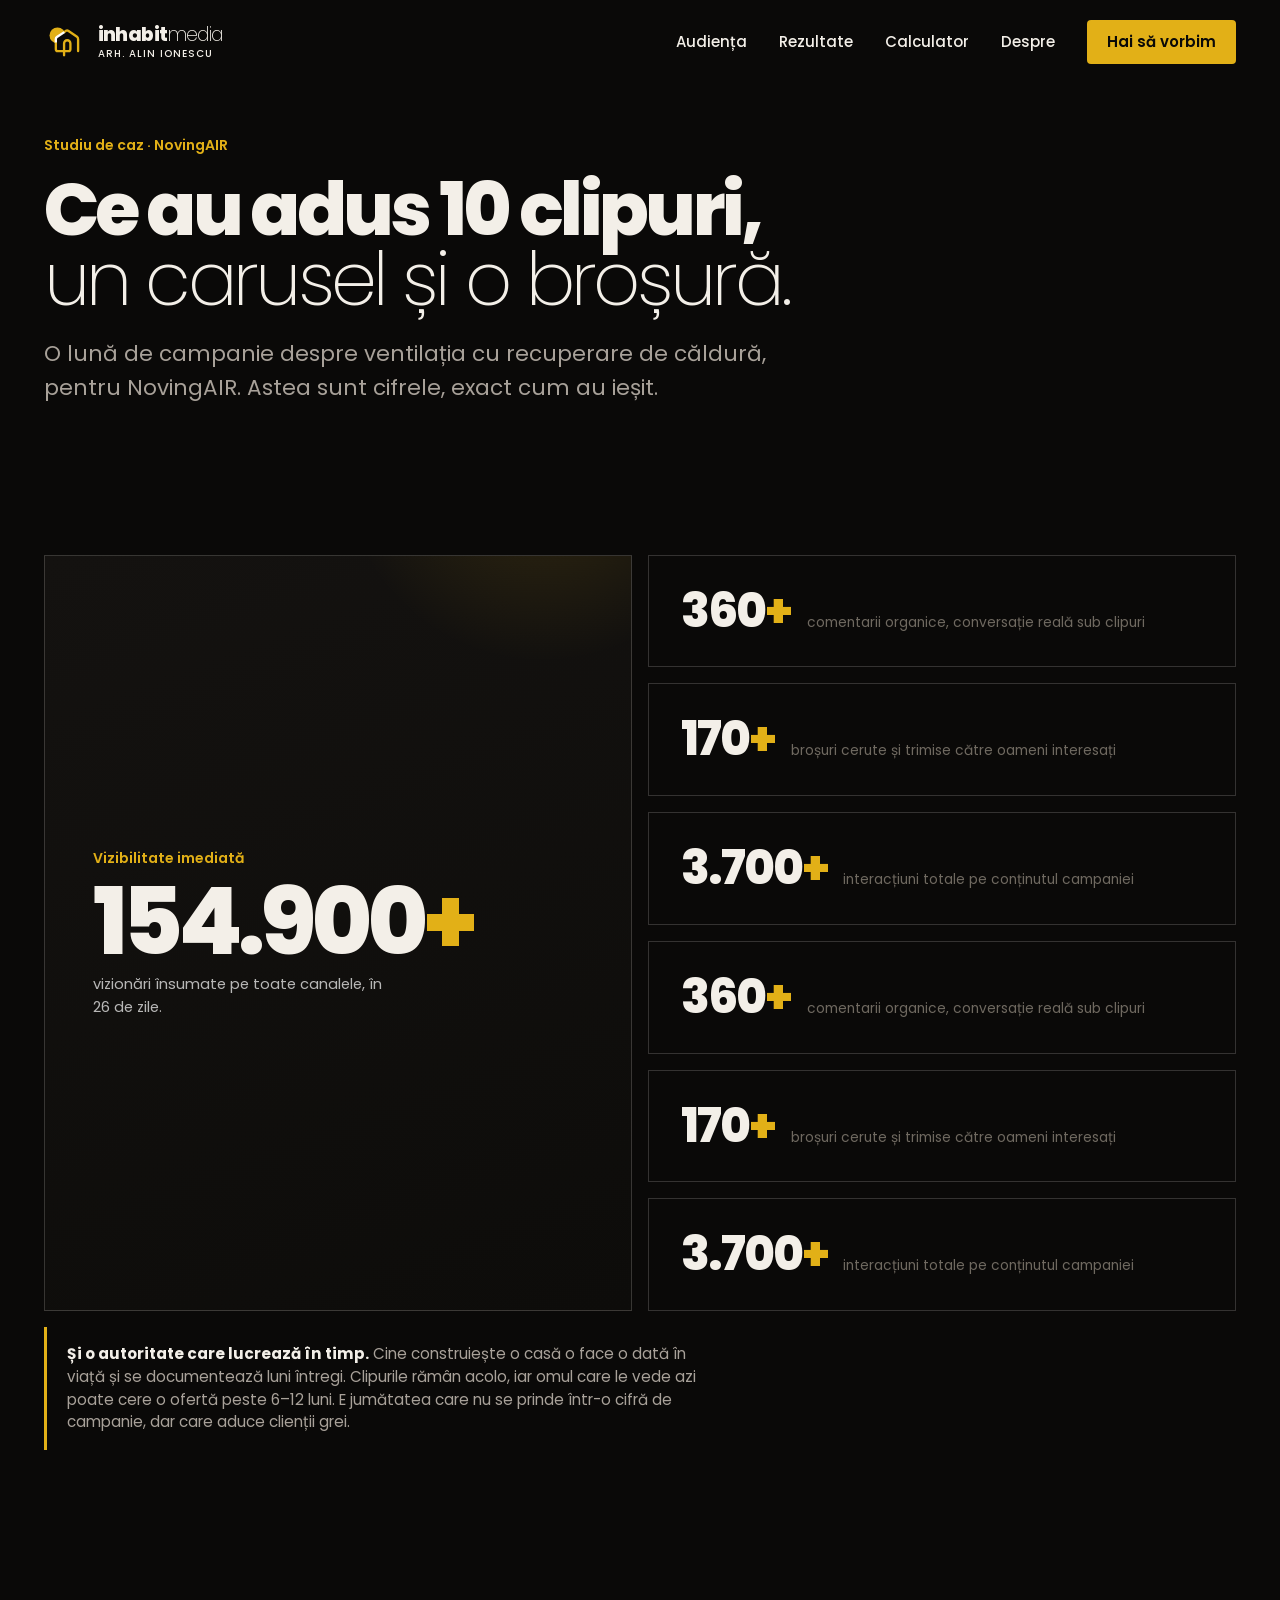
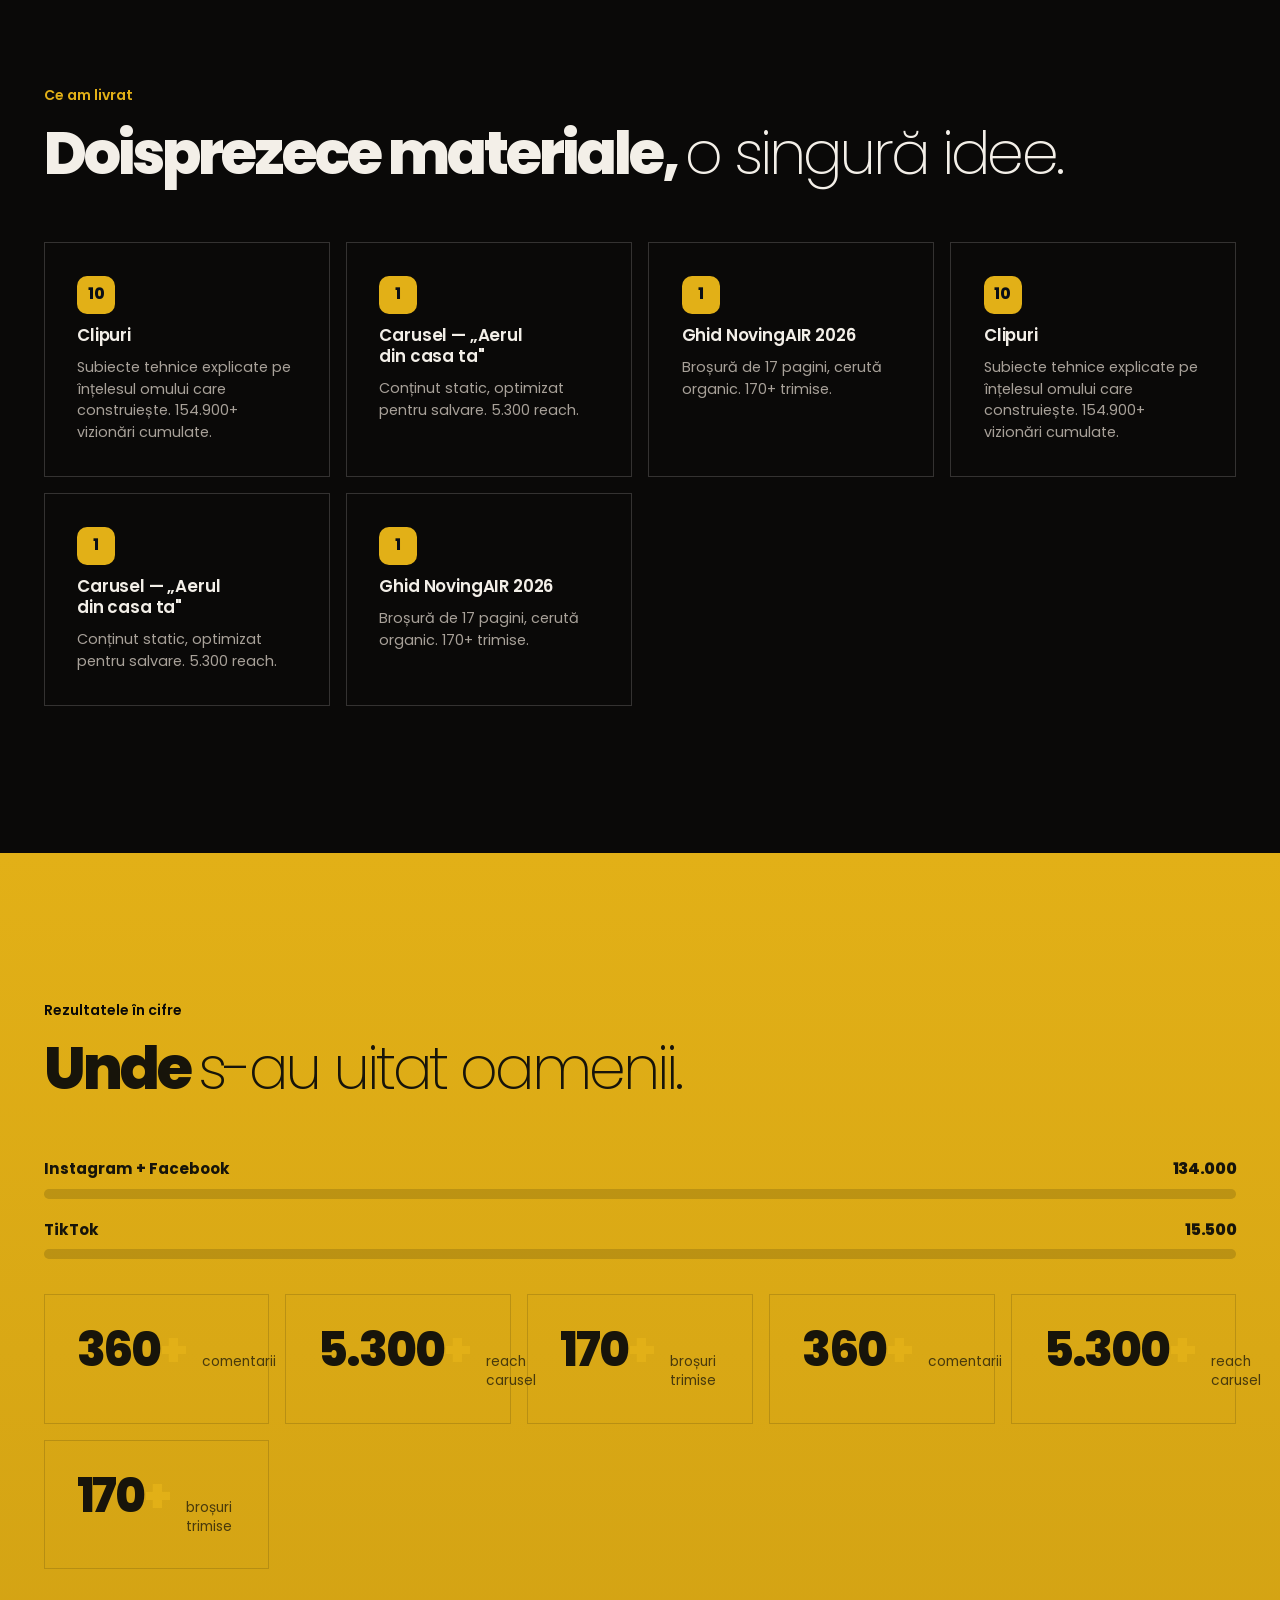
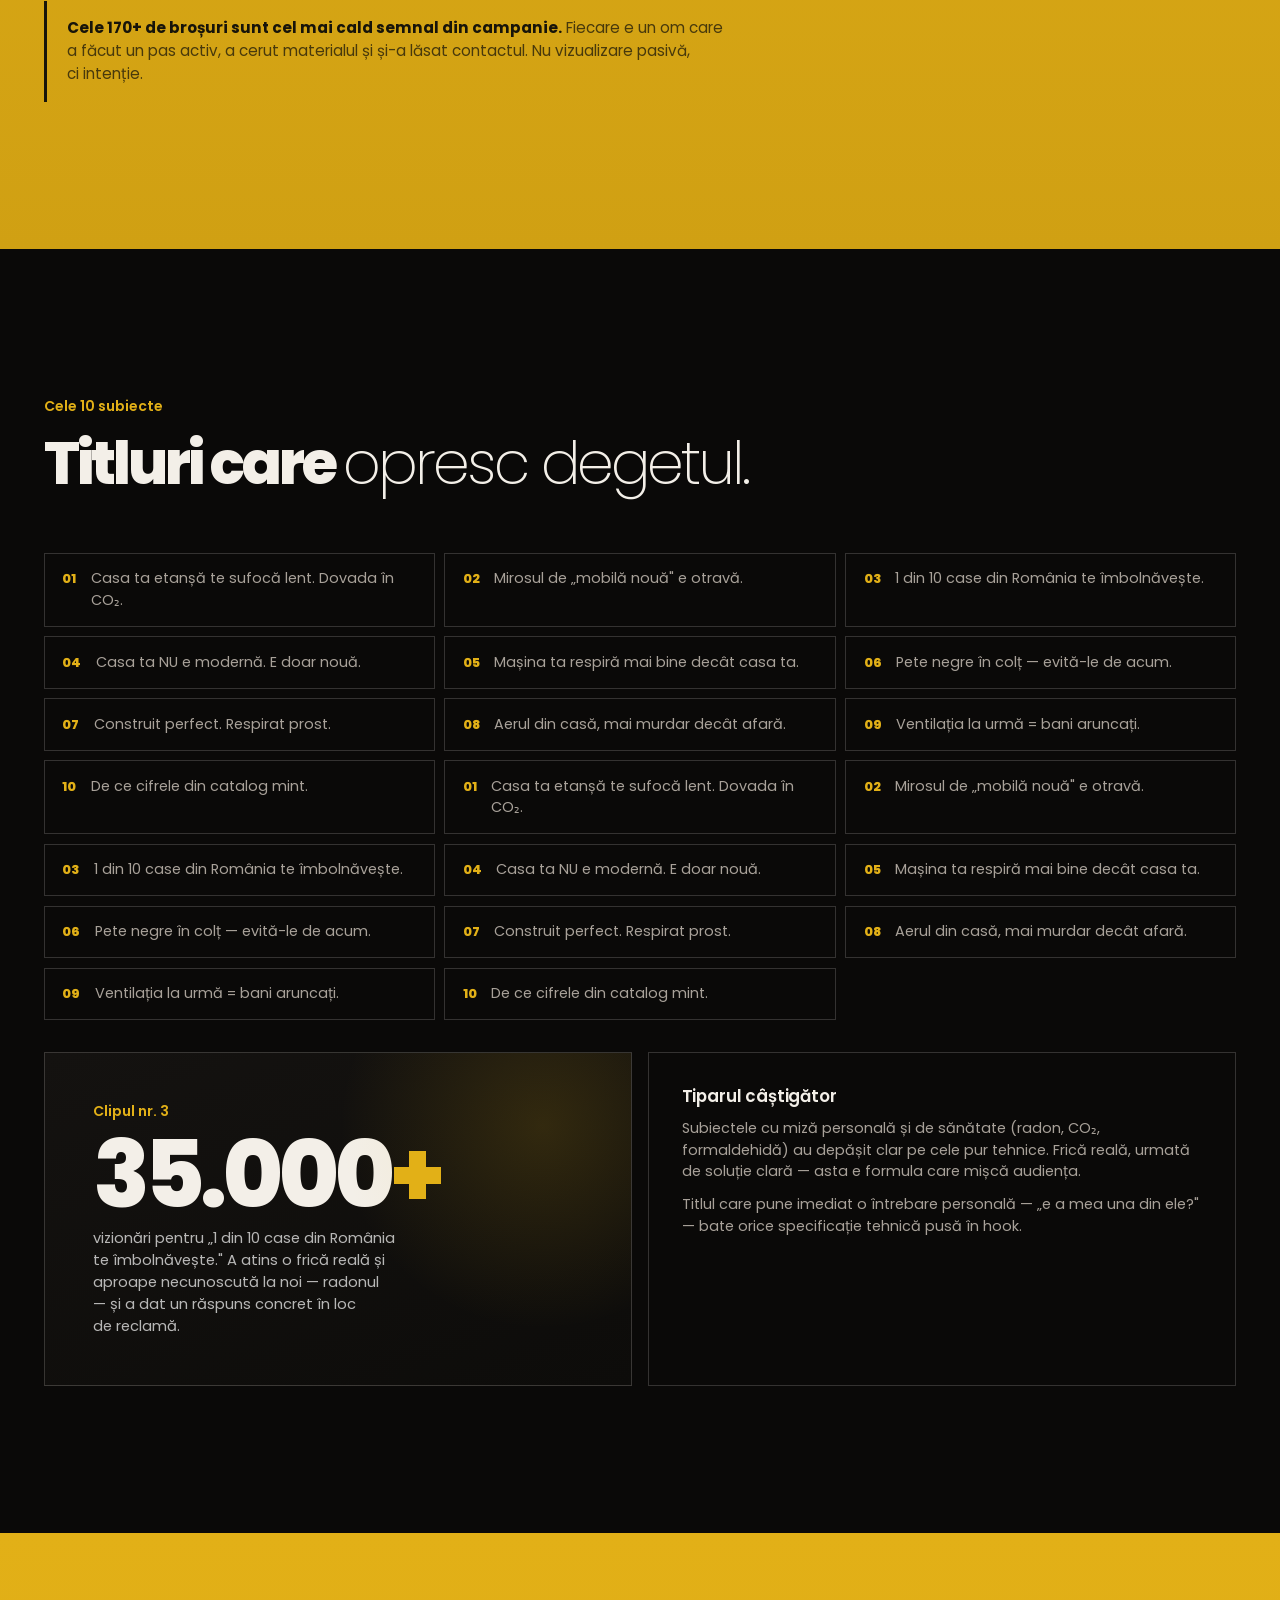
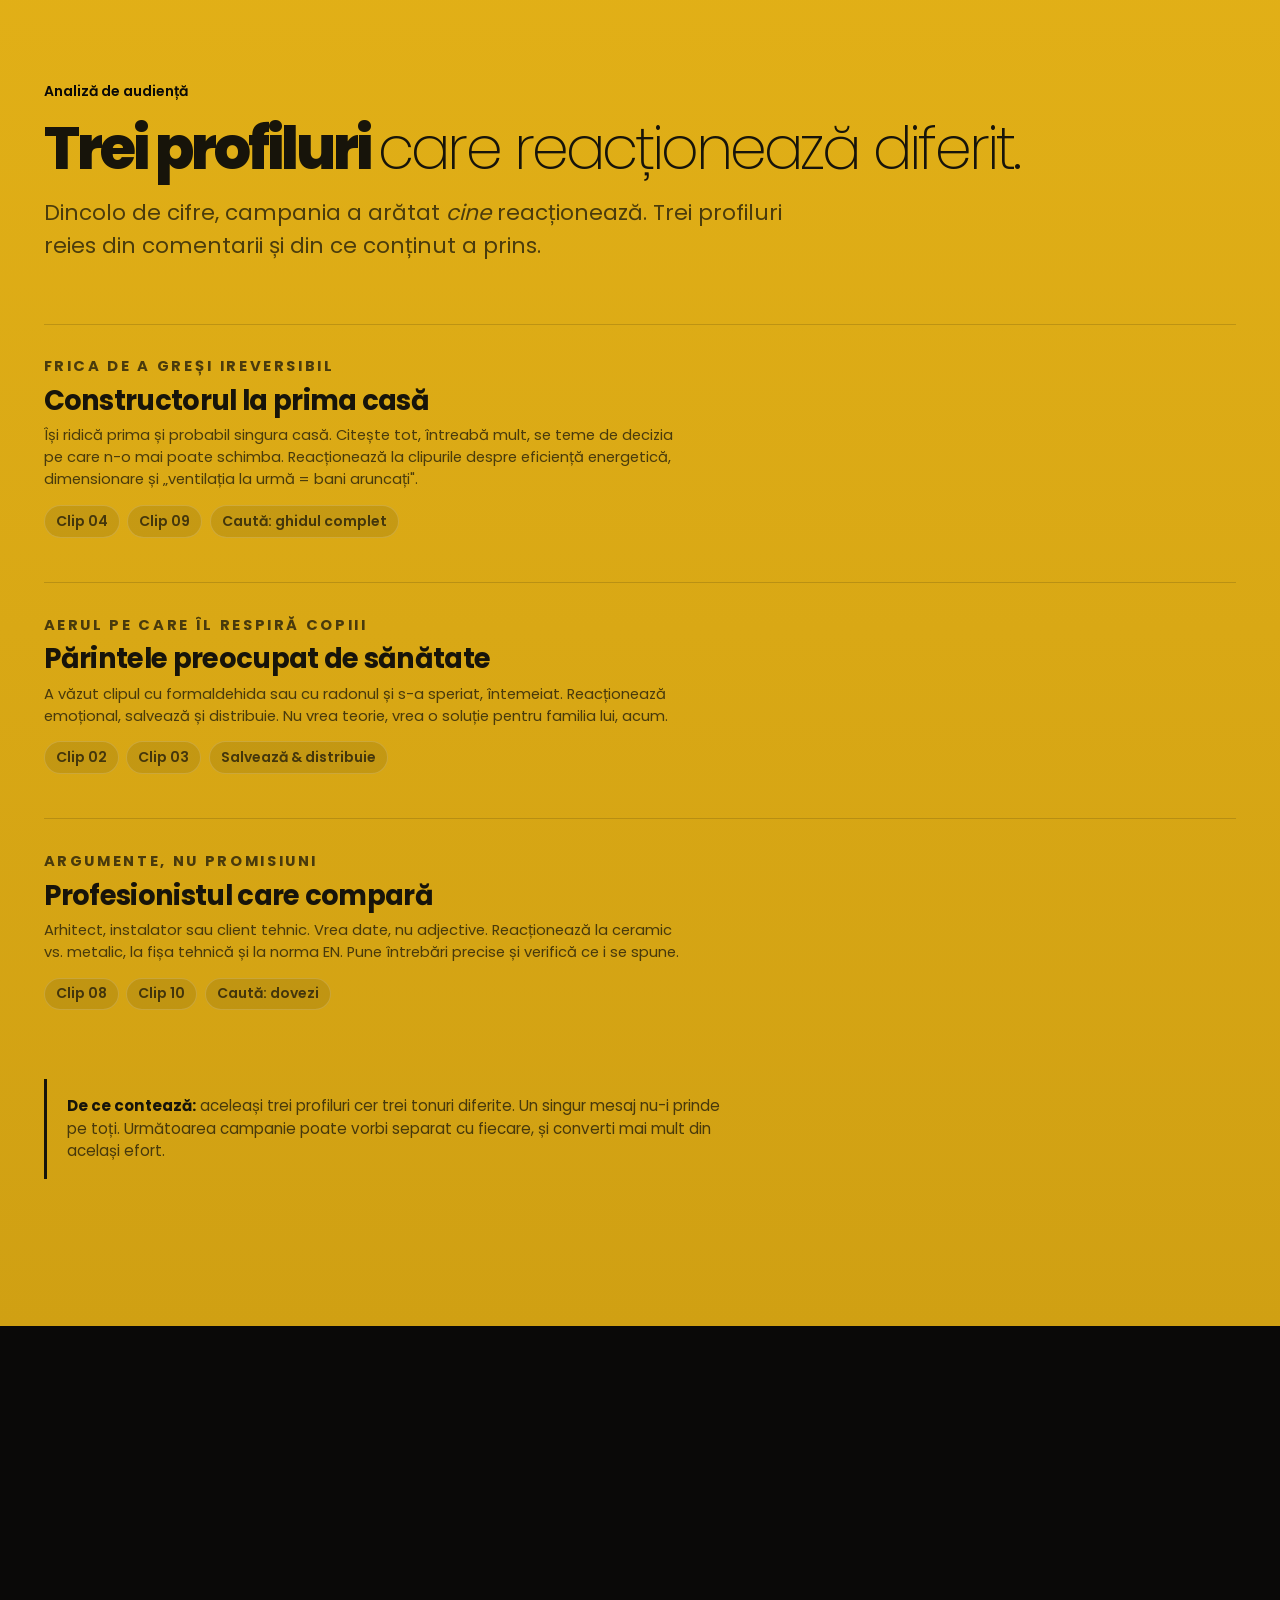
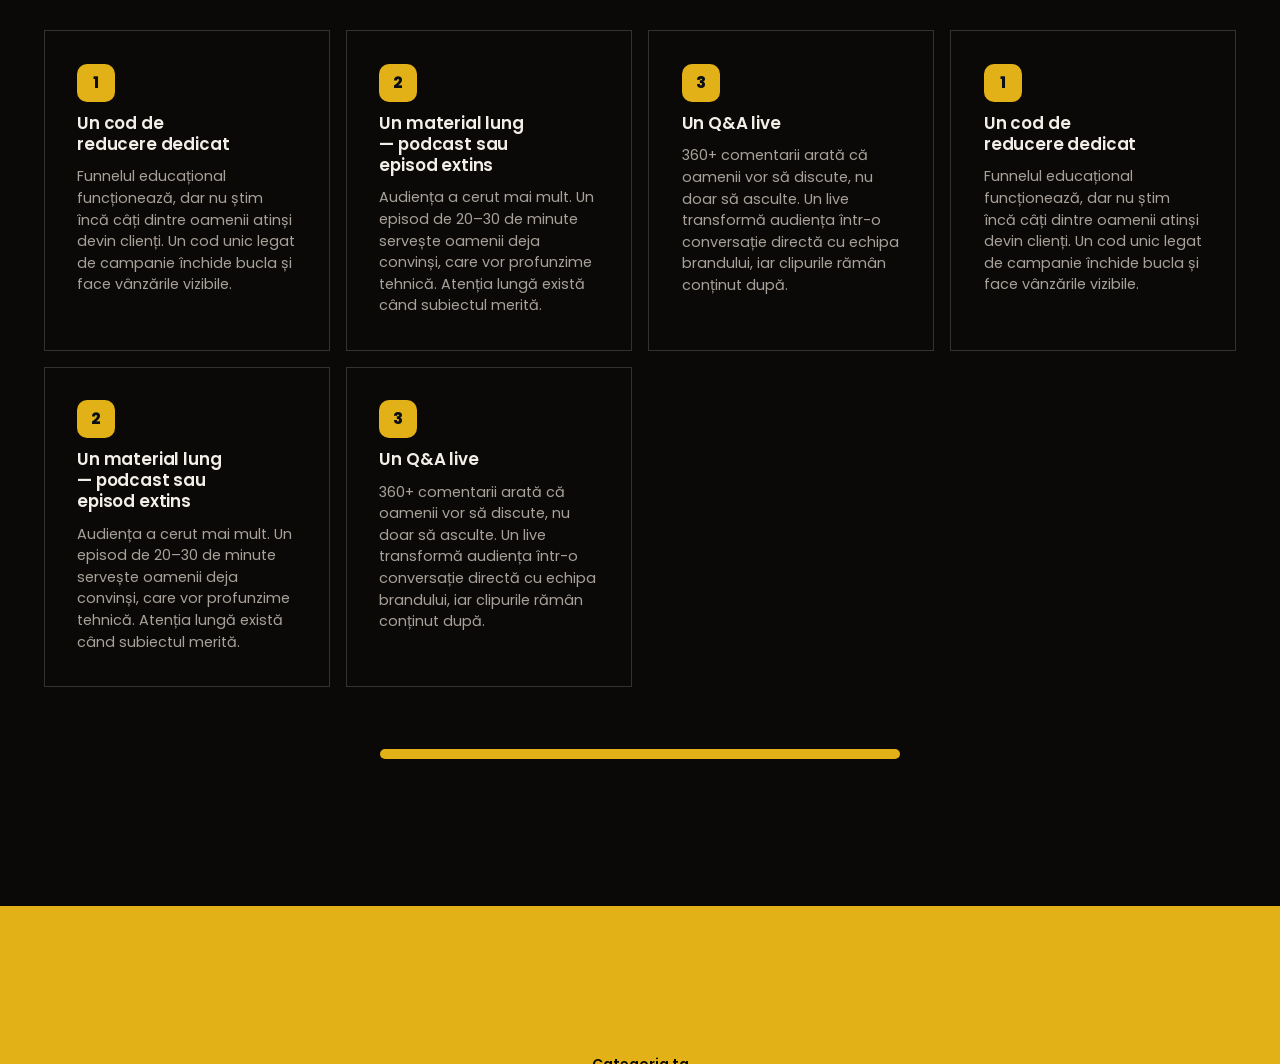
<file: rezultate.html>
<!doctype html>
<html lang="ro" class="no-js">
<head>
<meta charset="utf-8">
<meta name="viewport" content="width=device-width, initial-scale=1">
<title>Rezultate — Campania NovingAIR / Inhabit Media</title>
<link rel="canonical" href="https://elod3.github.io/casa-care-vinde/rezultate.html">
<meta property="og:title" content="Rezultate — Campania NovingAIR / Inhabit Media">
<meta property="og:description" content="Ce au adus 10 clipuri, un carusel și o broșură: 154.900+ vizionări, 360+ comentarii și 170+ broșuri cerute, într-o lună.">
<meta property="og:type" content="website">
<meta property="og:url" content="https://elod3.github.io/casa-care-vinde/rezultate.html">
<meta property="og:locale" content="ro_RO">
<meta property="og:image" content="https://elod3.github.io/casa-care-vinde/assets/img/og.jpg">
<meta name="twitter:card" content="summary_large_image">
<meta name="description" content="Ce au adus 10 clipuri, un carusel și o broșură: 154.900+ vizionări, 360+ comentarii și 170+ broșuri cerute, într-o lună.">
<meta name="theme-color" content="#0A0908">
<link rel="icon" href="data:image/svg+xml,%3Csvg xmlns='http://www.w3.org/2000/svg' viewBox='0 0 32 32'%3E%3Crect width='32' height='32' rx='7' fill='%23E2B017'/%3E%3Cpath d='M7 15.5 16 8l9 7.5V25H7z' fill='none' stroke='%230A0F16' stroke-width='2.4' stroke-linejoin='round'/%3E%3C/svg%3E">
<link rel="preload" href="assets/fonts/poppins-800-latin.woff2" as="font" type="font/woff2" crossorigin>
<link rel="preload" href="assets/fonts/poppins-400-latin.woff2" as="font" type="font/woff2" crossorigin>
<link rel="stylesheet" href="assets/css/fonts.css">
<style>@import url("assets/css/style.css?v=16") layer(old);</style>
<link rel="stylesheet" href="assets/css/sub.css?v=1">
<script>document.documentElement.classList.remove('no-js');</script>
</head>
<body>

<div class="atmos" aria-hidden="true"></div>
<div class="progress" aria-hidden="true"></div>

<header class="nav" id="nav">
  <a class="nav__word" href="index.html" aria-label="Inhabit Media, acasă">
    <svg class="nav__mark" viewBox="0 0 160 160" aria-hidden="true" fill="none" stroke-width="8.5" stroke-linecap="round">
      <mask id="bwSun"><rect width="160" height="160" fill="#fff"/><path d="M43 65 84 37l40 29v94H43z" fill="#000"/></mask>
      <circle class="m-y" cx="49" cy="56" r="29" mask="url(#bwSun)" stroke="none"/>
      <path class="m-s" d="M43 82V106q0 7 7 7H89q7 0 7-7V85a11.5 11.5 0 0 0-23 0v43M74 44l6-5q4-2 8 0l32 22q4 3 4 9v43"/>
      <path class="m-w" stroke-linecap="butt" d="M74 44 47 62q-4 3-4 8v12"/>
    </svg>
    <span class="nav__name"><b>inhabit<i>media</i></b><small>arh. alin ionescu</small></span>
  </a>
  <nav class="nav__links" id="navLinks">
    <a href="index.html#audienta">Audiența</a>
    <a href="rezultate.html">Rezultate</a>
    <a href="calculator.html">Calculator</a>
    <a href="despre.html">Despre</a>
    <a class="btn btn--yellow" href="contact.html">Hai să vorbim</a>
  </nav>
  <button class="nav__toggle" id="navToggle" aria-label="Meniu" aria-expanded="false" aria-controls="navLinks"><span></span><span></span></button>
</header>

<main>

<section class="page-hero">
  <div class="blob blob--tr" aria-hidden="true"></div>
  <div class="wrap">
    <span class="pill" data-reveal>Studiu de caz · NovingAIR</span>
    <h1 data-reveal style="--d:60ms">Ce au adus 10 clipuri, <span>un carusel și o broșură.</span></h1>
    <p class="lead" data-reveal style="--d:120ms">
      O lună de campanie despre ventilația cu recuperare de căldură, pentru
      NovingAIR. Astea sunt cifrele, exact cum au ieșit.
    </p>
  </div>
</section>

<!-- ---------- PE SCURT ---------- -->
<section class="section section--tight">
  <div class="wrap">
    <div class="split" style="margin-bottom:1rem">
      <div class="stat-hero" data-reveal>
        <p class="micro" style="color:var(--yellow)">Vizibilitate imediată</p>
        <b>154.900<i>+</i></b>
        <p>vizionări însumate pe toate canalele, în 26 de zile.</p>
      </div>
      <div class="stat-grid rail" data-drift="1" data-reveal style="--d:80ms">
        <div class="stat"><b>360<i>+</i></b><span>comentarii organice, conversație reală sub clipuri</span></div>
        <div class="stat"><b>170<i>+</i></b><span>broșuri cerute și trimise către oameni interesați</span></div>
        <div class="stat"><b>3.700<i>+</i></b><span>interacțiuni totale pe conținutul campaniei</span></div>
      </div>
    </div>

    <p class="note" data-reveal>
      <b>Și o autoritate care lucrează în timp.</b> Cine construiește o casă o face
      o dată în viață și se documentează luni întregi. Clipurile rămân acolo, iar
      omul care le vede azi poate cere o ofertă peste 6–12 luni. E jumătatea care
      nu se prinde într-o cifră de campanie, dar care aduce clienții grei.
    </p>
  </div>
</section>

<!-- ---------- CE AM LIVRAT ---------- -->
<section class="section section--mist">
  <div class="wrap">
    <div class="section-head">
      <span class="pill" data-reveal>Ce am livrat</span>
      <h2 data-reveal style="--d:60ms">Doisprezece materiale, <span>o singură idee.</span></h2>
    </div>

    <div class="cards rail" data-drift="1">
      <article class="card" data-reveal>
        <span class="card__n">10</span>
        <h4>Clipuri</h4>
        <p>Subiecte tehnice explicate pe înțelesul omului care construiește.
          154.900+ vizionări cumulate.</p>
      </article>
      <article class="card" data-reveal style="--d:80ms">
        <span class="card__n">1</span>
        <h4>Carusel — „Aerul din casa ta"</h4>
        <p>Conținut static, optimizat pentru salvare. 5.300 reach.</p>
      </article>
      <article class="card" data-reveal style="--d:160ms">
        <span class="card__n">1</span>
        <h4>Ghid NovingAIR 2026</h4>
        <p>Broșură de 17 pagini, cerută organic. 170+ trimise.</p>
      </article>
    </div>
  </div>
</section>

<!-- ---------- CIFRE ---------- -->
<section class="section section--lit" data-nav="light">
  <div class="blob blob--bl" aria-hidden="true"></div>
  <div class="wrap">
    <div class="section-head">
      <span class="pill" data-reveal>Rezultatele în cifre</span>
      <h2 data-reveal style="--d:60ms">Unde <span>s-au uitat oamenii.</span></h2>
    </div>

    <div class="bars" data-reveal>
      <div class="bar">
        <div class="bar__top"><b>Instagram + Facebook</b><span>134.000</span></div>
        <div class="bar__track"><i class="bar__fill" style="--w:100%"></i></div>
      </div>
      <div class="bar">
        <div class="bar__top"><b>TikTok</b><span>15.500</span></div>
        <div class="bar__track"><i class="bar__fill" style="--w:12%"></i></div>
      </div>
    </div>

    <div class="stat-grid rail" data-drift="-1" style="margin-top:2.2rem" data-reveal style="--d:80ms">
      <div class="stat"><b>360<i>+</i></b><span>comentarii</span></div>
      <div class="stat"><b>5.300<i>+</i></b><span>reach carusel</span></div>
      <div class="stat"><b>170<i>+</i></b><span>broșuri trimise</span></div>
    </div>

    <p class="note" style="margin-top:2rem" data-reveal>
      <b>Cele 170+ de broșuri sunt cel mai cald semnal din campanie.</b> Fiecare e
      un om care a făcut un pas activ, a cerut materialul și și-a lăsat contactul.
      Nu vizualizare pasivă, ci intenție.
    </p>
  </div>
</section>

<!-- ---------- SUBIECTE ---------- -->
<section class="section">
  <div class="wrap">
    <div class="section-head">
      <span class="pill" data-reveal>Cele 10 subiecte</span>
      <h2 data-reveal style="--d:60ms">Titluri care <span>opresc degetul.</span></h2>
    </div>

    <div class="topics rail" data-drift="1" data-reveal>
      <div class="topic"><b>01</b><span>Casa ta etanșă te sufocă lent. Dovada în CO₂.</span></div>
      <div class="topic"><b>02</b><span>Mirosul de „mobilă nouă" e otravă.</span></div>
      <div class="topic"><b>03</b><span>1 din 10 case din România te îmbolnăvește.</span></div>
      <div class="topic"><b>04</b><span>Casa ta NU e modernă. E doar nouă.</span></div>
      <div class="topic"><b>05</b><span>Mașina ta respiră mai bine decât casa ta.</span></div>
      <div class="topic"><b>06</b><span>Pete negre în colț — evită-le de acum.</span></div>
      <div class="topic"><b>07</b><span>Construit perfect. Respirat prost.</span></div>
      <div class="topic"><b>08</b><span>Aerul din casă, mai murdar decât afară.</span></div>
      <div class="topic"><b>09</b><span>Ventilația la urmă = bani aruncați.</span></div>
      <div class="topic"><b>10</b><span>De ce cifrele din catalog mint.</span></div>
    </div>

    <div class="split" style="margin-top:2rem">
      <div class="stat-hero" data-reveal>
        <p class="micro" style="color:var(--yellow)">Clipul nr. 3</p>
        <b>35.000<i>+</i></b>
        <p>vizionări pentru „1 din 10 case din România te îmbolnăvește." A atins o
          frică reală și aproape necunoscută la noi — radonul — și a dat un răspuns
          concret în loc de reclamă.</p>
      </div>
      <div class="card" data-reveal style="--d:80ms">
        <h4>Tiparul câștigător</h4>
        <p>Subiectele cu miză personală și de sănătate (radon, CO₂, formaldehidă)
          au depășit clar pe cele pur tehnice. Frică reală, urmată de soluție
          clară — asta e formula care mișcă audiența.</p>
        <p>Titlul care pune imediat o întrebare personală — „e a mea una din ele?" —
          bate orice specificație tehnică pusă în hook.</p>
      </div>
    </div>
  </div>
</section>

<!-- ---------- AUDIENȚA ---------- -->
<section class="section section--lit" data-nav="light">
  <div class="wrap">
    <div class="section-head">
      <span class="pill" data-reveal>Analiză de audiență</span>
      <h2 data-reveal style="--d:60ms">Trei profiluri <span>care reacționează diferit.</span></h2>
      <p class="lead" data-reveal style="--d:120ms">
        Dincolo de cifre, campania a arătat <em>cine</em> reacționează. Trei profiluri
        reies din comentarii și din ce conținut a prins.
      </p>
    </div>

    <div data-reveal>
      <article class="profile">
        <p class="profile__k">Frica de a greși ireversibil</p>
        <h3>Constructorul la prima casă</h3>
        <p>Își ridică prima și probabil singura casă. Citește tot, întreabă mult,
          se teme de decizia pe care n-o mai poate schimba. Reacționează la clipurile
          despre eficiență energetică, dimensionare și „ventilația la urmă = bani aruncați".</p>
        <div class="profile__tags"><span class="tag">Clip 04</span><span class="tag">Clip 09</span><span class="tag">Caută: ghidul complet</span></div>
      </article>

      <article class="profile">
        <p class="profile__k">Aerul pe care îl respiră copiii</p>
        <h3>Părintele preocupat de sănătate</h3>
        <p>A văzut clipul cu formaldehida sau cu radonul și s-a speriat, întemeiat.
          Reacționează emoțional, salvează și distribuie. Nu vrea teorie, vrea o
          soluție pentru familia lui, acum.</p>
        <div class="profile__tags"><span class="tag">Clip 02</span><span class="tag">Clip 03</span><span class="tag">Salvează &amp; distribuie</span></div>
      </article>

      <article class="profile">
        <p class="profile__k">Argumente, nu promisiuni</p>
        <h3>Profesionistul care compară</h3>
        <p>Arhitect, instalator sau client tehnic. Vrea date, nu adjective.
          Reacționează la ceramic vs. metalic, la fișa tehnică și la norma EN.
          Pune întrebări precise și verifică ce i se spune.</p>
        <div class="profile__tags"><span class="tag">Clip 08</span><span class="tag">Clip 10</span><span class="tag">Caută: dovezi</span></div>
      </article>
    </div>

    <p class="note" style="margin-top:1.5rem" data-reveal>
      <b>De ce contează:</b> aceleași trei profiluri cer trei tonuri diferite.
      Un singur mesaj nu-i prinde pe toți. Următoarea campanie poate vorbi separat
      cu fiecare, și converti mai mult din același efort.
    </p>
  </div>
</section>

<!-- ---------- CONTINUARE ---------- -->
<section class="section section--mist">
  <div class="wrap">
    <div class="section-head">
      <span class="pill" data-reveal>Continuare</span>
      <h2 data-reveal style="--d:60ms">Trei pași <span>care duc mai departe.</span></h2>
    </div>

    <div class="cards rail" data-drift="1">
      <article class="card" data-reveal>
        <span class="card__n">1</span>
        <h4>Un cod de reducere dedicat</h4>
        <p>Funnelul educațional funcționează, dar nu știm încă câți dintre oamenii
          atinși devin clienți. Un cod unic legat de campanie închide bucla și face
          vânzările vizibile.</p>
      </article>
      <article class="card" data-reveal style="--d:80ms">
        <span class="card__n">2</span>
        <h4>Un material lung — podcast sau episod extins</h4>
        <p>Audiența a cerut mai mult. Un episod de 20–30 de minute servește oamenii
          deja convinși, care vor profunzime tehnică. Atenția lungă există când
          subiectul merită.</p>
      </article>
      <article class="card" data-reveal style="--d:160ms">
        <span class="card__n">3</span>
        <h4>Un Q&amp;A live</h4>
        <p>360+ comentarii arată că oamenii vor să discute, nu doar să asculte. Un
          live transformă audiența într-o conversație directă cu echipa brandului,
          iar clipurile rămân conținut după.</p>
      </article>
    </div>

    <div class="rule" data-reveal></div>
  </div>
</section>

<section class="section cta">
  <div class="wrap">
    <p class="micro" data-reveal>Categoria ta</p>
    <h2 style="margin-top:1rem" data-reveal>Asta a mers pentru ventilație. Hai să vedem ce merge pentru tine.</h2>
    <div class="cta__row" data-reveal>
      <a class="btn btn--dark" href="contact.html">Hai să vorbim <span class="btn__a">→</span></a>
      <a class="btn btn--ghost" href="pachete.html">Ce conține un parteneriat</a>
    </div>
  </div>
</section>

</main>

<footer class="end" id="contact">
  <div class="end__stage">
    <p class="end__say"><span>Te învăț să construiești o casă caldă,</span><span>luminoasă și ușor de trăit.</span></p>
    <div class="end__alin">
      <img src="assets/img/alin-cut.webp" alt="Arhitectul Alin Ionescu" width="1200" height="1010" loading="lazy">
    </div>
    <p class="end__by">Din bio-ul <b>@arh.ionescu</b></p>
  </div>
  <div class="end__cta">
    <p>Un mail, două paragrafe. Îți răspund cu o părere sinceră — inclusiv dacă părerea e că nu are sens să lucrăm împreună.</p>
    <div class="end__btns"><a class="btn btn--dark" href="contact.html">Hai să vorbim</a><a class="btn btn--lineink" href="calculator.html">Fă-ți întâi socoteala</a></div>
  </div>
  <div class="end__nav">
    <nav class="end__col" aria-label="Site"><p>Site</p><ul><li><a href="index.html#audienta">Audiența</a></li><li><a href="rezultate.html">Rezultate</a></li><li><a href="calculator.html">Calculator</a></li><li><a href="pachete.html">Ce conține un parteneriat</a></li><li><a href="despre.html">Despre Alin</a></li><li><a href="contact.html">Contact</a></li><li><a href="casa.html">Bonus: casa interactivă</a></li></ul></nav>
    <nav class="end__col" aria-label="Canale"><p>Canale</p><ul><li><a href="https://instagram.com/arh.ionescu" target="_blank" rel="noopener">Instagram</a></li><li><a href="https://tiktok.com/@arh.alin.ionescu" target="_blank" rel="noopener">TikTok</a></li><li><a href="https://inhabitstudio.ro/" target="_blank" rel="noopener">Inhabit Studio</a></li><li><a href="despre.html#buildwise">BuildWise</a></li><li><a href="mailto:office@inhabitstudio.ro">office@inhabitstudio.ro</a></li></ul></nav>
  </div>
  <div class="mq mq--night" aria-hidden="true"><div class="mq__t"><span>Tâmplărie</span><span>Ventilație cu recuperare</span><span>Structuri CLT</span><span>Zidărie</span><span>Izolații</span><span>Pompe de căldură</span><span>Fotovoltaic</span><span>Acoperiș</span><span>Etanșare</span><span>Smart home</span><span>Finisaje</span><span>Ferestre</span><span>Tâmplărie</span><span>Ventilație cu recuperare</span><span>Structuri CLT</span><span>Zidărie</span><span>Izolații</span><span>Pompe de căldură</span><span>Fotovoltaic</span><span>Acoperiș</span><span>Etanșare</span><span>Smart home</span><span>Finisaje</span><span>Ferestre</span></div></div>
  <div class="end__legal"><span>© 2026 Inhabit Media · Arh. Ionescu George-Alin</span><span>Prețurile sunt pe campanie, TVA neinclus.</span></div>
</footer>

<script src="assets/js/main.js?v=10" defer></script>
<script src="assets/js/sub.js?v=1" defer></script>
</body>
</html>
</file>
<file: assets/css/fonts.css>
/* Poppins, găzduit local (fără cerere spre Google Fonts la încărcare) */
@font-face{font-family:'Poppins';font-style:normal;font-weight:200;font-display:swap;src:url(../fonts/poppins-200-latin-ext.woff2) format('woff2');unicode-range:U+0100-02BA, U+02BD-02C5, U+02C7-02CC, U+02CE-02D7, U+02DD-02FF, U+0304, U+0308, U+0329, U+1D00-1DBF, U+1E00-1E9F, U+1EF2-1EFF, U+2020, U+20A0-20AB, U+20AD-20C0, U+2113, U+2C60-2C7F, U+A720-A7FF}
@font-face{font-family:'Poppins';font-style:normal;font-weight:200;font-display:swap;src:url(../fonts/poppins-200-latin.woff2) format('woff2');unicode-range:U+0000-00FF, U+0131, U+0152-0153, U+02BB-02BC, U+02C6, U+02DA, U+02DC, U+0304, U+0308, U+0329, U+2000-206F, U+20AC, U+2122, U+2191, U+2193, U+2212, U+2215, U+FEFF, U+FFFD}
@font-face{font-family:'Poppins';font-style:normal;font-weight:400;font-display:swap;src:url(../fonts/poppins-400-latin-ext.woff2) format('woff2');unicode-range:U+0100-02BA, U+02BD-02C5, U+02C7-02CC, U+02CE-02D7, U+02DD-02FF, U+0304, U+0308, U+0329, U+1D00-1DBF, U+1E00-1E9F, U+1EF2-1EFF, U+2020, U+20A0-20AB, U+20AD-20C0, U+2113, U+2C60-2C7F, U+A720-A7FF}
@font-face{font-family:'Poppins';font-style:normal;font-weight:400;font-display:swap;src:url(../fonts/poppins-400-latin.woff2) format('woff2');unicode-range:U+0000-00FF, U+0131, U+0152-0153, U+02BB-02BC, U+02C6, U+02DA, U+02DC, U+0304, U+0308, U+0329, U+2000-206F, U+20AC, U+2122, U+2191, U+2193, U+2212, U+2215, U+FEFF, U+FFFD}
@font-face{font-family:'Poppins';font-style:normal;font-weight:500;font-display:swap;src:url(../fonts/poppins-500-latin-ext.woff2) format('woff2');unicode-range:U+0100-02BA, U+02BD-02C5, U+02C7-02CC, U+02CE-02D7, U+02DD-02FF, U+0304, U+0308, U+0329, U+1D00-1DBF, U+1E00-1E9F, U+1EF2-1EFF, U+2020, U+20A0-20AB, U+20AD-20C0, U+2113, U+2C60-2C7F, U+A720-A7FF}
@font-face{font-family:'Poppins';font-style:normal;font-weight:500;font-display:swap;src:url(../fonts/poppins-500-latin.woff2) format('woff2');unicode-range:U+0000-00FF, U+0131, U+0152-0153, U+02BB-02BC, U+02C6, U+02DA, U+02DC, U+0304, U+0308, U+0329, U+2000-206F, U+20AC, U+2122, U+2191, U+2193, U+2212, U+2215, U+FEFF, U+FFFD}
@font-face{font-family:'Poppins';font-style:normal;font-weight:600;font-display:swap;src:url(../fonts/poppins-600-latin-ext.woff2) format('woff2');unicode-range:U+0100-02BA, U+02BD-02C5, U+02C7-02CC, U+02CE-02D7, U+02DD-02FF, U+0304, U+0308, U+0329, U+1D00-1DBF, U+1E00-1E9F, U+1EF2-1EFF, U+2020, U+20A0-20AB, U+20AD-20C0, U+2113, U+2C60-2C7F, U+A720-A7FF}
@font-face{font-family:'Poppins';font-style:normal;font-weight:600;font-display:swap;src:url(../fonts/poppins-600-latin.woff2) format('woff2');unicode-range:U+0000-00FF, U+0131, U+0152-0153, U+02BB-02BC, U+02C6, U+02DA, U+02DC, U+0304, U+0308, U+0329, U+2000-206F, U+20AC, U+2122, U+2191, U+2193, U+2212, U+2215, U+FEFF, U+FFFD}
@font-face{font-family:'Poppins';font-style:normal;font-weight:700;font-display:swap;src:url(../fonts/poppins-700-latin-ext.woff2) format('woff2');unicode-range:U+0100-02BA, U+02BD-02C5, U+02C7-02CC, U+02CE-02D7, U+02DD-02FF, U+0304, U+0308, U+0329, U+1D00-1DBF, U+1E00-1E9F, U+1EF2-1EFF, U+2020, U+20A0-20AB, U+20AD-20C0, U+2113, U+2C60-2C7F, U+A720-A7FF}
@font-face{font-family:'Poppins';font-style:normal;font-weight:700;font-display:swap;src:url(../fonts/poppins-700-latin.woff2) format('woff2');unicode-range:U+0000-00FF, U+0131, U+0152-0153, U+02BB-02BC, U+02C6, U+02DA, U+02DC, U+0304, U+0308, U+0329, U+2000-206F, U+20AC, U+2122, U+2191, U+2193, U+2212, U+2215, U+FEFF, U+FFFD}
@font-face{font-family:'Poppins';font-style:normal;font-weight:800;font-display:swap;src:url(../fonts/poppins-800-latin-ext.woff2) format('woff2');unicode-range:U+0100-02BA, U+02BD-02C5, U+02C7-02CC, U+02CE-02D7, U+02DD-02FF, U+0304, U+0308, U+0329, U+1D00-1DBF, U+1E00-1E9F, U+1EF2-1EFF, U+2020, U+20A0-20AB, U+20AD-20C0, U+2113, U+2C60-2C7F, U+A720-A7FF}
@font-face{font-family:'Poppins';font-style:normal;font-weight:800;font-display:swap;src:url(../fonts/poppins-800-latin.woff2) format('woff2');unicode-range:U+0000-00FF, U+0131, U+0152-0153, U+02BB-02BC, U+02C6, U+02DA, U+02DC, U+0304, U+0308, U+0329, U+2000-206F, U+20AC, U+2122, U+2191, U+2193, U+2212, U+2215, U+FEFF, U+FFFD}
</file>
<file: assets/css/cine.css>
/* Inhabit Media, varianta cinematică. Un singur obiect-erou: casa lui Alin. */
:root {
  --night: #0A0908;
  --ink: #F3EFE8;
  --ink-soft: #C9C2B6;
  --yellow: #E2B017;
  --line: rgba(243, 239, 232, .18);
  --gutter: clamp(20px, 3.4vw, 48px);
  --ease-expo: cubic-bezier(.16, 1, .3, 1);
  --ease-ui: cubic-bezier(.22, 1, .36, 1);
  --dur-micro: 150ms;
  --dur-ui: 300ms;
}
* { box-sizing: border-box; }
html { background: var(--night); -webkit-text-size-adjust: 100%; }
html.lenis, html.lenis body { height: auto; }
.lenis.lenis-smooth { scroll-behavior: auto !important; }
body { margin: 0; background: var(--night); color: var(--ink); font: 400 1.0625rem/1.5 Poppins, sans-serif; overflow-x: clip; }
a { color: inherit; }
h1, p { margin: 0; }
:focus-visible { outline: 2px solid var(--yellow); outline-offset: 3px; }

/* butoane */
.btn {
  display: inline-flex; align-items: center; justify-content: center; min-height: 52px; padding: 0 26px;
  border-radius: 4px; font-weight: 600; font-size: 1rem; text-decoration: none; white-space: nowrap;
  transition: background-color var(--dur-micro), color var(--dur-micro), transform var(--dur-micro);
}
.btn:active { transform: scale(.98); }
.btn--yellow { background: var(--yellow); color: var(--night); }
.btn--yellow:hover { background: #F0C22C; }
.btn--line { border: 1.5px solid var(--ink); color: var(--ink); }
.btn--line:hover { background: var(--ink); color: var(--night); }

/* bara de sus */
.nav { position: fixed; inset: 0 0 auto; z-index: 20; display: flex; align-items: center; justify-content: space-between; gap: 24px; padding: 20px var(--gutter); }
.nav__word { display: flex; align-items: center; gap: 10px; text-decoration: none; line-height: 1; transform-origin: 22px 22px; }
.nav__name { display: flex; flex-direction: column; }
.nav__name b { font-weight: 800; font-size: 1.1875rem; letter-spacing: -.03em; }
.nav__name b i { font-style: normal; font-weight: 200; }
.nav__name small { margin-top: 5px; font-size: .625rem; font-weight: 500; letter-spacing: .1em; text-transform: uppercase; }
.nav__mark { flex: none; width: 44px; height: 44px; overflow: visible; }
.m-y { fill: var(--yellow); transition: fill var(--dur-ui); }
.m-s { stroke: var(--yellow); transition: stroke var(--dur-ui); }
.m-w { stroke: #fff; }
:is(.nav-ink, .nav-ink2) .m-y { fill: var(--night); }
:is(.nav-ink, .nav-ink2) .m-s { stroke: var(--night); }
.nav__links { display: flex; align-items: center; gap: 32px; }
.nav__links a:not(.btn) { position: relative; padding-block: 10px; font-size: .9375rem; font-weight: 500; text-decoration: none; }
.nav .btn { min-height: 44px; padding: 0 20px; font-size: .9375rem; }
.nav__toggle { display: none; width: 44px; height: 44px; padding: 0; border: 0; background: none; color: inherit; cursor: pointer; }
.nav__toggle span { display: block; width: 26px; height: 2px; margin: 7px auto; background: currentColor; transition: transform var(--dur-ui) var(--ease-ui); }
.nav-open .nav__toggle span:first-child { transform: translateY(4.5px) rotate(45deg); }
.nav-open .nav__toggle span:last-child { transform: translateY(-4.5px) rotate(-45deg); }

/* peste secțiunile deschise, bara trece pe cerneală */
.nav, .nav .btn { transition: color var(--dur-ui), background-color var(--dur-ui), transform .45s var(--ease-ui); }
.nav-away .nav { transform: translateY(-110%); }
.nav:focus-within { transform: none; }
:is(.nav-ink, .nav-ink2) .nav { color: var(--night); }
:is(.nav-ink, .nav-ink2) .nav .btn--yellow { background: var(--night); color: var(--yellow); }
.nav-open .nav { color: var(--ink); }
.nav-open .m-y { fill: var(--yellow); }
.nav-open .m-s { stroke: var(--yellow); }

/* primul ecran */
.hero { position: relative; height: 100svh; min-height: 640px; overflow: hidden; background: var(--night); isolation: isolate; }
.hero__house { position: absolute; inset: 0; z-index: -1; transform-origin: 50% 66%; }
.hero__house img { position: absolute; left: 0; width: 100%; height: 100%; object-fit: cover; object-position: 50% 0; }
.hero__off { filter: brightness(.3) saturate(.75); }
.hero__scrim { position: absolute; inset: 0; z-index: -1; background: linear-gradient(to bottom, rgba(10, 9, 8, .45) 0%, rgba(10, 9, 8, 0) 34%, rgba(10, 9, 8, 0) 62%, rgba(10, 9, 8, .94) 88%, var(--night) 100%); }
.hero__in { display: flex; flex-direction: column; justify-content: space-between; height: 100%; padding: 84px var(--gutter) 24px; }
.hero h1 { font-size: clamp(2.75rem, 7.2vw, 8.25rem); font-weight: 800; line-height: .95; letter-spacing: -.05em; text-wrap: balance; }
.hero h1 span { font-weight: 200; }
.hero h1 .hl { color: var(--yellow); }
.hero__foot { display: grid; grid-template-columns: minmax(0, 5fr) minmax(0, 7fr); gap: 48px; align-items: end; }
.hero__lead { max-width: 34rem; color: var(--ink); font-size: 1.0625rem; }
.hero__cta { display: flex; flex-wrap: wrap; gap: 10px; margin-top: 18px; }
.hero__figs { display: grid; grid-template-columns: repeat(4, minmax(0, 1fr)); gap: 24px; margin: 0; padding: 0; list-style: none; }
.hero__figs li { padding-top: 12px; border-top: 1px solid var(--line); }
.hero__figs b { display: block; font-size: clamp(1.375rem, 2.3vw, 2.25rem); font-weight: 800; letter-spacing: -.04em; line-height: 1.05; font-variant-numeric: tabular-nums; }
.hero__figs span { display: block; margin-top: 6px; font-size: .8125rem; line-height: 1.35; color: var(--ink-soft); }
.hero__sign { margin-top: 14px; font-size: .875rem; color: var(--ink-soft); }
.hero__sign b { color: var(--ink); font-weight: 600; }

/* stările ascunse doar dacă rulează JS */
html.anim .hero__on { opacity: 0; }
html.anim .hero [data-in]:not(h1) { opacity: 0; }
html.anim .hero h1 { visibility: hidden; }

/* doar pentru previzualizare, până vine secțiunea următoare */

@media (max-width: 1023px) {
  .hero__foot { grid-template-columns: minmax(0, 1fr); gap: 20px; }
}
@media (max-width: 767px) {
  .nav__toggle { display: block; position: relative; z-index: 2; }
  .nav__links {
    position: fixed; inset: 0; flex-direction: column; align-items: flex-start; justify-content: center; gap: 12px;
    padding: 0 var(--gutter); background: var(--night); visibility: hidden; opacity: 0;
    transition: opacity var(--dur-ui) var(--ease-ui), visibility var(--dur-ui);
  }
  .nav-open .nav__links { visibility: visible; opacity: 1; }
  .nav__links a:not(.btn) { font-size: 2.25rem; font-weight: 800; letter-spacing: -.04em; line-height: 1.2; }
  .nav .nav__links .btn { margin-top: 20px; min-height: 52px; }
  .nav__word { position: relative; z-index: 2; }
  .hero { height: auto; min-height: 100svh; }
  .hero__in { min-height: 100svh; padding-top: 84px; padding-bottom: 20px; gap: 38svh; }
  .hero h1 { font-size: clamp(2.5rem, 12.4vw, 4.5rem); }
  .hero__house img { top: 0; height: 74svh; object-position: 50% 78%; }
  .hero__scrim { background: linear-gradient(to bottom, rgba(10, 9, 8, .3) 0, rgba(10, 9, 8, 0) 36svh, rgba(10, 9, 8, 0) 56svh, var(--night) 74svh); }
  .hero__figs { grid-template-columns: repeat(2, minmax(0, 1fr)); gap: 16px; }
  .btn { flex: 1 1 100%; }
  .nav__links .btn { flex: none; }
}
@media (prefers-reduced-motion: reduce) {
  * { transition-duration: .01ms !important; scroll-behavior: auto !important; }
}

/* casa se desface: noaptea devine axonometrie, apoi totul se aprinde în galben */
.explo { position: relative; height: 440svh; background: var(--night); color: var(--ink); }
.explo__stage { position: sticky; top: 0; height: 100svh; overflow: hidden; isolation: isolate; }
.explo__frames, .explo__gl, .explo__still { position: absolute; inset: 0; width: 100%; height: 100%; }
.explo__still { object-fit: cover; }
.explo__gl { pointer-events: none; }
.explo__bar { position: absolute; left: 0; right: 0; bottom: 0; z-index: 4; height: 4px; background: var(--yellow); transform: scaleX(0); transform-origin: left; }
.explo.is-lit .explo__bar { background: var(--night); }
.explo__shade { position: absolute; inset: 0; z-index: 1; background: linear-gradient(to right, rgba(10, 9, 8, .82) 0%, rgba(10, 9, 8, .6) 30%, rgba(10, 9, 8, 0) 56%); pointer-events: none; transition: opacity var(--dur-ui); }
.explo.is-day .explo__shade { opacity: 0; }
.explo__head { position: absolute; z-index: 3; left: var(--gutter); top: 92px; width: min(36vw, 34rem); transition: color var(--dur-ui); }
.explo__tag { margin-bottom: 14px; font-size: .875rem; font-weight: 600; }
.explo h2 { margin: 0; font-size: clamp(2.5rem, 5.3vw, 6rem); font-weight: 800; line-height: .98; letter-spacing: -.045em; }
.explo h2 span { display: block; font-weight: 200; }
.explo__sub { max-width: 30ch; margin-top: 18px; font-size: 1.0625rem; }
.explo.is-day { color: var(--night); }
.explo__levels { position: absolute; inset: 0; z-index: 3; margin: 0; padding: 0; list-style: none; pointer-events: none; color: var(--night); }
.explo__level { position: absolute; left: 0; top: 0; display: flex; flex-direction: column; gap: 3px; width: 17rem; opacity: 0; transition: opacity var(--dur-ui) var(--ease-ui); }
.explo__level.is-on { opacity: 1; }
.explo__level b { margin-bottom: 4px; font-size: clamp(1.5rem, 2.3vw, 2.25rem); font-weight: 800; letter-spacing: -.04em; line-height: 1.05; }
.explo__level span { font-size: .9375rem; font-weight: 500; line-height: 1.35; }
.explo__level .is-taken { display: inline-flex; flex-wrap: wrap; gap: 2px 8px; margin-bottom: 4px; padding: 6px 8px; background: var(--night); color: var(--ink); font-weight: 600; }
.explo__level .is-taken em { font-style: normal; font-weight: 500; color: var(--yellow); }
.explo__hint { position: absolute; z-index: 3; right: var(--gutter); bottom: 22px; margin: 0; font-size: .875rem; font-weight: 500; transition: opacity var(--dur-ui); }
.explo.is-day .explo__hint { opacity: 0; }

@media (max-aspect-ratio: 4/5) {
  .explo__head { top: 84px; right: var(--gutter); width: auto; }
  .explo h2 { font-size: clamp(2.25rem, 10.6vw, 4rem); }
  .explo__sub { display: none; }
  .explo__shade { background: linear-gradient(to bottom, rgba(10, 9, 8, .8) 0%, rgba(10, 9, 8, .55) 34%, rgba(10, 9, 8, 0) 56%); }
  .explo__head { transition: color var(--dur-ui), opacity var(--dur-ui); }
  .explo.is-lit .explo__head { opacity: 0; visibility: hidden; }
  .explo__level { width: auto; max-width: calc(100vw - 24px); gap: 0; padding: 6px 8px; background: rgba(226, 176, 23, .92); }
  .explo__level b { font-size: 1.25rem; }
  .explo__level span { font-size: .8125rem; }
}
@media (prefers-reduced-motion: reduce) {
  .explo { height: auto; }
  .explo__stage { position: relative; }
  .thru { display: none; }
}

/* cuvintele care se rostogolesc */
.flip { display: inline-block; perspective: 500px; white-space: normal; }
.flip__w { display: inline-block; white-space: nowrap; }
.flip__c { position: relative; display: inline-block; transform-style: preserve-3d; }
.flip__c .a, .flip__c .b { display: inline-block; backface-visibility: hidden; transform-origin: 50% 50% -.5em; transition: transform 520ms var(--ease-expo); transition-delay: calc(var(--i) * 16ms); }
.flip__c .b { position: absolute; left: 0; top: 0; transform: rotateX(-90deg); }
a:hover > .flip .a, button:hover > .flip .a { transform: rotateX(90deg); }
a:hover > .flip .b, button:hover > .flip .b { transform: rotateX(0); }
.nav__links a:not(.btn) .b, .explo__close .b { color: var(--yellow); }
:is(.nav-ink, .nav-ink2) .nav__links a:not(.btn) .b { color: inherit; }

/* trecerea cu logoul */
.say { padding: 22svh var(--gutter) 24svh; background: var(--night); color: var(--ink); }
/* trei propoziții, trei trepte: fiecare pornește mai din dreapta decât cea dinainte */
.say__txt { margin: 0; font-size: clamp(2rem, 5.2vw, 5.75rem); font-weight: 200; line-height: 1.04; letter-spacing: -.045em; }
.say__txt > span { display: block; max-width: 13.5em; }
.say__txt > span + span { margin-top: .55em; margin-left: 14vw; }
.say__txt > span:last-child { margin-left: 28vw; }
.say__txt b { font-weight: 800; }
.say__txt .hl { color: var(--yellow); }
.say__by { margin: 56px 0 0 28vw; padding-top: 16px; border-top: 1px solid var(--line); font-size: .9375rem; font-weight: 600; }
@media (max-width: 767px) {
  .say__txt > span + span, .say__txt > span:last-child { margin-left: 0; }
  .say__by { margin-left: 0; }
}
.thru { position: absolute; inset: 0; z-index: 6; width: 100%; height: 100%; pointer-events: none; }
html.bw-thru .nav__word { visibility: hidden; }
html.bw-home .nav__word { transform: none !important; animation: bw-land 450ms var(--ease-ui); }
html.bw-home .nav__name, html.bw-home .nav__toggle { opacity: 1 !important; visibility: visible !important; }
@media (min-width: 768px) { html.bw-home .nav__links { opacity: 1 !important; visibility: visible !important; } }
@keyframes bw-land { from { opacity: 0; } to { opacity: 1; } }

/* părțile casei pe care poți apăsa */
.explo__cat { display: block; padding: 2px 0; border: 0; background: none; color: inherit; font: 500 .9375rem/1.35 Poppins, sans-serif; text-align: left; cursor: pointer; pointer-events: auto; }
.explo__cat.is-hot { font-weight: 700; }
.explo__cat em { font-style: normal; font-weight: 500; color: var(--yellow); }
.explo__level .is-taken { display: block; margin-bottom: 4px; padding: 6px 8px; background: var(--night); color: var(--ink); font-weight: 600; }
.explo__level .is-taken em { display: block; }
.explo__dots { position: absolute; inset: 0; z-index: 2; pointer-events: none; }
.explo__dot { position: absolute; left: -22px; top: -22px; width: 44px; height: 44px; margin: 22px 0 0 22px; padding: 0; border: 0; background: none; cursor: pointer; opacity: 0; transition: opacity var(--dur-ui); }
.explo__dot::before { content: ""; position: absolute; left: 50%; top: 50%; width: 14px; height: 14px; margin: -7px 0 0 -7px; border-radius: 50%; background: var(--yellow); box-shadow: 0 0 0 3px var(--night); transition: transform var(--dur-ui) var(--ease-ui); }
.explo__dot.is-taken::before { background: var(--night); box-shadow: 0 0 0 3px var(--yellow); }
.explo__dot:hover::before, .explo__dot.is-hot::before { transform: scale(1.45); }
.explo.is-lit .explo__dot { opacity: 1; pointer-events: auto; }
.explo__press { position: absolute; z-index: 3; left: var(--gutter); bottom: 22px; margin: 0; font-size: .9375rem; font-weight: 600; color: var(--night); opacity: 0; transition: opacity var(--dur-ui); }
.explo.is-lit .explo__press { opacity: 1; }

.explo__head, .explo__levels, .explo__press { transition: color var(--dur-ui), opacity var(--dur-ui); }
.explo.is-zoom .explo__head, .explo.is-zoom .explo__levels, .explo.is-zoom .explo__press { opacity: 0; visibility: hidden; pointer-events: none; }
.explo.is-zoom .explo__level { visibility: hidden; }
.explo.is-zoom .explo__cat { pointer-events: none; visibility: hidden; }
.explo.is-zoom .explo__dot { opacity: 0; pointer-events: none; }
.explo[data-focus="acoperis"] .explo__dot[data-level="acoperis"],
.explo[data-focus="mansarda"] .explo__dot[data-level="mansarda"],
.explo[data-focus="parter"] .explo__dot[data-level="parter"] { opacity: 1; pointer-events: auto; }

.explo__panel { position: absolute; z-index: 5; top: 88px; right: var(--gutter); bottom: 28px; display: flex; flex-direction: column; align-items: flex-start; gap: 14px; width: min(32vw, 27rem); color: var(--night); }
.explo__panel[hidden] { display: none; }
.explo__close { min-height: 44px; padding: 0; border: 0; background: none; color: inherit; font: 600 1rem Poppins, sans-serif; cursor: pointer; }
.explo__pname { margin: 0; font-size: clamp(2rem, 3.6vw, 3.75rem); font-weight: 800; line-height: 1; letter-spacing: -.045em; }
.explo__pstate { margin: 0; padding: 6px 10px; border: 1.5px solid var(--night); font-weight: 600; }
.explo__pstate.is-taken { background: var(--night); color: var(--yellow); }
.explo__ptext { margin: 0; font-size: 1.0625rem; }
.explo__pvideo { width: 100%; min-height: 0; flex: 0 1 auto; aspect-ratio: 16 / 10; object-fit: cover; background: var(--night); }
.explo__panel .btn--yellow { background: var(--night); color: var(--yellow); margin-top: 8px; }
.explo__panel .btn--yellow:hover { background: #2A2621; }

@media (max-aspect-ratio: 4/5) {
  .explo__cat { font-size: .8125rem; }
  .explo__level .is-taken { padding: 4px 6px; margin-bottom: 2px; }
  .explo__level .is-taken em { display: inline; margin-left: 6px; }
  .explo__press { display: none; }
  .explo__panel { top: 54%; left: var(--gutter); right: var(--gutter); bottom: 16px; width: auto; gap: 8px; overflow: auto; }
  .explo__pname { font-size: 1.75rem; }
  .explo__pvideo { max-height: 18svh; }
  .explo__panel .btn--yellow { flex: none; width: 100%; }
}

/* ecranul de încărcare */
.loader { display: none; }
html.anim:not(.seen) .loader { display: block; position: fixed; inset: 0; z-index: 40; pointer-events: none; animation: loader-safety 300ms linear 6s forwards; }
.loader__panel { position: absolute; inset: 0; background: var(--yellow); }
.loader__center { position: absolute; inset: 0; display: flex; flex-direction: column; align-items: center; justify-content: center; gap: 18px; color: var(--night); }
.loader__mark { width: min(34vw, 180px); height: min(34vw, 180px); overflow: visible; }
.l-y { fill: var(--night); transform-box: fill-box; transform-origin: center; animation: loader-sun 700ms var(--ease-expo) 500ms both; }
.l-s { stroke: var(--night); stroke-dasharray: 1; animation: loader-draw 1000ms var(--ease-ui) both; }
.l-w { stroke: #fff; stroke-dasharray: 1; animation: loader-draw 500ms var(--ease-ui) 700ms both; }
.loader__by { overflow: hidden; font-size: 1.125rem; font-weight: 400; }
.loader__by span { display: block; animation: loader-up 700ms var(--ease-expo) 350ms both; }
.loader__by b { font-weight: 800; }
@keyframes loader-draw { from { stroke-dashoffset: 1; } to { stroke-dashoffset: 0; } }
@keyframes loader-sun { from { transform: scale(0); } to { transform: scale(1); } }
@keyframes loader-up { from { transform: translateY(110%); } to { transform: translateY(0); } }
@keyframes loader-safety { to { opacity: 0; visibility: hidden; } }

/* campania NovingAIR: cifra mare, umplută cu aceeași casă */
.camp { position: relative; background: #000; color: var(--ink); }
.camp__stage { display: flex; flex-direction: column; justify-content: space-between; gap: 32px; min-height: 100svh; padding: 104px var(--gutter) 36px; overflow: hidden; background: #000; }
.camp__head { display: grid; grid-template-columns: minmax(0, 8fr) minmax(0, 4fr); gap: 48px; align-items: end; }
.camp__tag { margin: 0 0 14px; font-size: .875rem; font-weight: 600; color: var(--yellow); }
.camp h2 { margin: 0; font-size: clamp(2.25rem, 4.8vw, 5.5rem); font-weight: 800; line-height: .98; letter-spacing: -.045em; text-wrap: balance; }
.camp h2 span { font-weight: 200; }
.camp__lead { margin: 0; color: var(--ink-soft); }
.camp__num { position: relative; isolation: isolate; overflow: hidden; background: #000; transform-origin: 0 100%; }
.camp__num span { display: block; color: #fff; font-size: 20vw; font-weight: 800; line-height: .92; letter-spacing: -.04em; white-space: nowrap; font-variant-numeric: tabular-nums; }
.camp__num video { position: absolute; inset: 0; width: 100%; height: 100%; object-fit: cover; mix-blend-mode: multiply; filter: brightness(1.15); }
.camp__cap { max-width: 44rem; margin: 18px 0 0; color: var(--ink-soft); }
.camp__cap b { display: block; margin-bottom: 4px; color: var(--yellow); font-weight: 600; }
.camp__sr { position: absolute; width: 1px; height: 1px; overflow: hidden; clip-path: inset(50%); }
.camp__stats { display: grid; grid-template-columns: repeat(2, minmax(0, 1fr)); margin: 0; padding: 0 var(--gutter); list-style: none; }
.camp__stats li { padding: 32px 0 64px; border-top: 1px solid var(--line); }
.camp__stats li + li { padding-left: 32px; border-left: 1px solid var(--line); }
.camp__stats b { display: block; font-size: clamp(3rem, 8vw, 9rem); font-weight: 800; line-height: 1; letter-spacing: -.05em; font-variant-numeric: tabular-nums; }
.camp__stats span { display: block; max-width: 24rem; margin-top: 10px; color: var(--ink-soft); }
.camp__hot { display: grid; grid-template-columns: minmax(0, 7fr) minmax(0, 5fr); gap: 48px; align-items: end; padding: 96px var(--gutter); background: var(--yellow); color: var(--night); }
.camp__170 { font-size: clamp(6rem, 26vw, 30rem); font-weight: 800; line-height: .8; letter-spacing: -.06em; }
.camp__170cap { margin: 0 0 18px; font-size: clamp(1.25rem, 2vw, 1.75rem); font-weight: 700; line-height: 1.15; letter-spacing: -.02em; }
.camp__note { margin: 0 0 24px; }
.btn--dark { background: var(--night); color: var(--yellow); }
.btn--dark:hover { background: #2A2621; }
html.anim .camp__stats li, html.anim .camp__hot > * { will-change: auto; }

@media (max-width: 767px) {
  .camp__stage { min-height: 0; padding-top: 88px; gap: 28px; }
  .camp__head { grid-template-columns: minmax(0, 1fr); gap: 16px; }
  .camp__stats { grid-template-columns: minmax(0, 1fr); }
  .camp__stats li { padding: 24px 0 32px; }
  .camp__stats li + li { padding-left: 0; border-left: 0; }
  .camp__hot { grid-template-columns: minmax(0, 1fr); gap: 24px; padding: 56px var(--gutter); }
  .camp__170 { font-size: 34vw; }
}

/* text trasat, apoi turnat (cine.js) */
.ln { position: relative; }
.ln__out { display: block; color: transparent; -webkit-text-stroke: var(--lw, 1px) var(--ln, currentColor); }
.ln__fill { position: absolute; inset: 0; display: block; }
.ln__rule { position: absolute; left: 0; right: 0; bottom: .06em; height: 1px; background: var(--ln, currentColor); transform-origin: 0 50%; }
/* cusătura dintre secțiuni: culoarea următoare se toarnă de jos în sus, prin cuvântul care o anunță */
.seam { position: relative; display: grid; place-items: center; height: 56svh; overflow: hidden; background: var(--from); }
.seam b { font-size: min(calc(150vw / var(--n)), 42svh); font-weight: 800; line-height: 1; letter-spacing: -.05em; white-space: nowrap; }
.seam > b { color: transparent; -webkit-text-stroke: 1.5px var(--to); }
.seam__pour { position: absolute; inset: 0; display: grid; place-items: center; background: var(--to); color: var(--from); clip-path: inset(50% 0 0 0); }
html.anim .seam__pour { clip-path: inset(100% 0 0 0); }
@media (max-width: 767px) { .seam { height: 38svh; } }
/* titlurile de secțiune */
.tag { margin: 0 0 14px; font-size: .875rem; font-weight: 600; }
.who h2, .aud h2, .calc h2 { margin: 0; font-weight: 800; line-height: .98; letter-spacing: -.045em; text-wrap: balance; }
.who h2 span, .aud h2 span, .calc h2 span { font-weight: 200; }

/* cine sunt */
.who { display: grid; grid-template-columns: minmax(0, 46fr) minmax(0, 54fr); background: var(--ink); color: var(--night); }
.who__pic { position: sticky; top: 0; height: 100svh; overflow: hidden; }
.who__pic img { width: 100%; height: 100%; object-fit: cover; object-position: 50% 20%; }
.who__txt { padding: 112px var(--gutter) 96px clamp(32px, 5vw, 80px); }
.who h2 { font-size: clamp(2.5rem, 5vw, 5.75rem); }
.who__list { margin: 64px 0 0; }
.who__list > div { padding: 24px 0 28px; border-top: 1.5px solid var(--night); }
.who__list dt { margin-bottom: 8px; font-size: clamp(1.5rem, 2.4vw, 2.25rem); font-weight: 800; line-height: 1.05; letter-spacing: -.035em; }
.who__list dd { max-width: 36rem; margin: 0; color: #3D372E; }

/* audiența */
.aud { padding: 112px var(--gutter) 96px; background: var(--night); }
.aud .tag { color: var(--yellow); }
.aud h2 { max-width: 15em; font-size: clamp(2.5rem, 6vw, 7rem); }
.aud__lead { max-width: 34rem; margin: 24px 0 0; color: var(--ink-soft); }
.aud__total { display: grid; grid-template-columns: auto minmax(0, 24rem); gap: 32px; align-items: end; margin: 72px 0 32px; }
.aud__total > b { font-size: clamp(5.5rem, 21vw, 26rem); font-weight: 800; line-height: .82; letter-spacing: -.06em; white-space: nowrap; }
.aud__total p { margin: 0; color: var(--ink-soft); }
.aud__total .aud__label { margin-bottom: 8px; color: var(--yellow); font-weight: 600; }
.aud__bar { padding: 18px 0 16px; border-top: 1px solid var(--line); }
.aud__bar > div { display: flex; justify-content: space-between; gap: 16px; font-size: clamp(1.5rem, 3.2vw, 3.25rem); line-height: 1.1; letter-spacing: -.035em; }
.aud__bar b { font-weight: 200; }
.aud__bar span { font-weight: 800; font-variant-numeric: tabular-nums; }
.aud__bar i { display: block; width: var(--w); height: 6px; margin-top: 12px; background: var(--yellow); transform-origin: left; }
.aud__yt { max-width: 38rem; margin: 24px 0 0; color: var(--ink-soft); }
.aud__yt b { color: var(--ink); font-weight: 600; }
.aud__proof { display: grid; grid-template-columns: repeat(2, minmax(0, 1fr)); gap: 32px; margin-top: 96px; }
.aud__proof figure { display: grid; grid-template-columns: minmax(0, 15rem) minmax(0, 1fr); gap: 24px; align-items: end; margin: 0; }
.aud__proof img { width: 100%; height: auto; border: 1px solid var(--line); border-radius: 8px; }
.aud__proof figcaption b { display: block; margin-bottom: 8px; font-size: 1.5rem; font-weight: 800; letter-spacing: -.03em; }
.aud__proof figcaption span { color: var(--ink-soft); font-size: .9375rem; }
.aud__src { margin: 32px 0 0; color: var(--ink-soft); font-size: .875rem; }
.aud__src b { color: var(--ink); font-weight: 600; }

/* calculatorul: cele opt case */
.calc { display: flex; flex-direction: column; justify-content: center; gap: 40px; min-height: 100svh; padding: 112px var(--gutter) 64px; background: var(--yellow); color: var(--night); }
.calc .tag { margin: 0 0 -24px; }
.calc h2 { max-width: 14em; font-size: clamp(2.5rem, 6.6vw, 7.5rem); }
.calc__eight { display: grid; grid-template-columns: repeat(8, minmax(0, 1fr)); gap: clamp(8px, 2vw, 32px); }
.calc__eight svg { display: block; width: 100%; height: auto; }
.calc__foot { display: grid; grid-template-columns: minmax(0, 7fr) minmax(0, 5fr); gap: 48px; align-items: end; }
.calc__foot > p { max-width: 40rem; margin: 0; }
.calc__foot b { font-weight: 800; }
.calc__foot > div { display: flex; flex-wrap: wrap; align-items: center; gap: 16px; justify-content: flex-end; }
.calc__micro { margin: 0; font-size: .875rem; font-weight: 600; }

@media (max-width: 767px) {
  .who { grid-template-columns: minmax(0, 1fr); }
  .who__pic { position: relative; height: 72svh; }
  .who__txt { padding: 48px var(--gutter) 56px; }
  .who__list { margin-top: 40px; }
  .aud { padding: 88px var(--gutter) 64px; }
  .aud__total { grid-template-columns: minmax(0, 1fr); gap: 20px; margin-top: 56px; }
  .aud__total > b { font-size: 30vw; }
  .aud__proof { grid-template-columns: minmax(0, 1fr); gap: 40px; margin-top: 56px; }
  .aud__proof figure { grid-template-columns: minmax(0, 40%) minmax(0, 1fr); gap: 16px; }
  .calc { padding: 88px var(--gutter) 48px; }
  .calc__eight { grid-template-columns: repeat(4, minmax(0, 1fr)); }
  .calc__foot { grid-template-columns: minmax(0, 1fr); gap: 24px; }
  .calc__foot > div { justify-content: flex-start; }
}

.nav-ink3 .nav__links a:not(.btn) { color: var(--night); transition: color var(--dur-ui); }
.nav-ink3 .nav__links a:not(.btn) .b { color: inherit; }

/* formate: evantaiul cu clipurile lui Alin */
.reels { padding: 112px var(--gutter) 96px; background: var(--ink); color: var(--night); overflow: hidden; }
.reels__head { text-align: center; }
.reels h2 { margin: 0; font-size: clamp(2.5rem, 6vw, 7rem); font-weight: 800; line-height: .98; letter-spacing: -.045em; text-wrap: balance; }
.reels h2 span { font-weight: 200; }
.fan { --s: 1; --gap: min(9.2vw, 146px); --w: clamp(130px, 14vw, 220px); position: relative; height: calc(var(--w) * 16 / 9 + 90px); margin: 56px 0 72px; }
.fan__card {
  position: absolute; left: 50%; top: 40px; z-index: var(--z); display: block; width: var(--w); aspect-ratio: 9 / 16; margin-left: calc(var(--w) / -2);
  border-radius: 20px; overflow: hidden; background: var(--night); text-decoration: none; color: var(--ink); outline-offset: 4px;
  transform: translateX(calc(var(--o) * var(--gap) * var(--s) + var(--nudge, 0px))) translateY(calc(var(--a) * var(--a) * 9px * var(--s) + var(--lift, 0px))) rotate(calc(var(--o) * 6.5deg * var(--s) * var(--tilt, 1))) scale(var(--zoom, 1));
}
.fan.is-open .fan__card { transition: transform 500ms var(--ease-expo); }
.fan__card img, .fan__card video { position: absolute; inset: 0; width: 100%; height: 100%; object-fit: cover; }
.fan__card video { opacity: 0; transition: opacity var(--dur-ui); }
.fan__card.is-on { --lift: -24px; --tilt: 0; --zoom: 1.07; z-index: 20; }
.fan__card.is-on video.is-ready { opacity: 1; }
.fan__views { position: absolute; left: 10px; bottom: 10px; padding: 5px 9px; border-radius: 4px; background: var(--night); color: var(--yellow); font-size: .8125rem; font-weight: 600; line-height: 1.2; opacity: 0; transform: translateY(6px); transition: opacity var(--dur-ui), transform var(--dur-ui) var(--ease-ui); }
.fan__card.is-on .fan__views, .fan__card:focus-visible .fan__views { opacity: 1; transform: none; }
.reels__list { display: grid; grid-template-columns: repeat(4, minmax(0, 1fr)); gap: 32px; margin: 0; }
.reels__list > div { padding-top: 18px; border-top: 1.5px solid var(--night); }
.reels__list dt { margin-bottom: 8px; font-size: clamp(1.25rem, 1.8vw, 1.625rem); font-weight: 800; line-height: 1.1; letter-spacing: -.03em; }
.reels__list dd { margin: 0; color: #3D372E; font-size: 1rem; }

@media (max-width: 1023px) {
  .reels__list { grid-template-columns: repeat(2, minmax(0, 1fr)); }
}
@media (max-width: 767px) {
  .reels { padding: 88px 0 64px; }
  .reels__head, .reels__list { padding-inline: var(--gutter); }
  .reels__head { text-align: left; }
  .fan { --s: 0; display: flex; gap: 12px; height: auto; margin: 36px 0 48px; padding: 0 var(--gutter) 8px; overflow-x: auto; scroll-snap-type: x mandatory; scroll-padding-inline: var(--gutter); scrollbar-width: none; }
  .fan::-webkit-scrollbar { display: none; }
  .fan__card { position: relative; left: auto; top: auto; flex: 0 0 46vw; width: auto; margin: 0; scroll-snap-align: start; transform: none; border-radius: 16px; }
  .fan__card.is-on { --zoom: 1; }
  .fan__views { opacity: 1; transform: none; }
  .reels__list { grid-template-columns: minmax(0, 1fr); gap: 24px; }
}

/* sloturi: casa de noapte, dată pe tot ecranul */
.slots { position: relative; display: flex; flex-direction: column; min-height: 100svh; overflow: hidden; background: var(--night); isolation: isolate; }
.slots__bg { position: absolute; inset: 0; z-index: -2; width: 100%; height: 100%; object-fit: cover; }
.slots__scrim { position: absolute; inset: 0; z-index: -1; background: linear-gradient(to bottom, rgba(10, 9, 8, .55) 0%, rgba(10, 9, 8, .25) 34%, rgba(10, 9, 8, .86) 74%, var(--night) 100%); }
.slots__in { flex: 1; display: flex; flex-direction: column; justify-content: flex-end; padding: 112px var(--gutter) 40px; }
.slots .tag { color: var(--yellow); }
.slots h2 { max-width: 13em; margin: 0; font-size: clamp(2.75rem, 7.4vw, 8.5rem); font-weight: 800; line-height: .95; letter-spacing: -.05em; text-wrap: balance; }
.slots h2 span { font-weight: 200; }
.slots__foot { display: grid; grid-template-columns: minmax(0, 6fr) minmax(0, 6fr); gap: 48px; align-items: start; margin-top: 32px; }
.slots__foot > p { max-width: 34rem; margin: 0; font-size: 1.125rem; }
.slots__foot b { font-weight: 700; color: var(--yellow); }
.slots__more { max-width: 34rem; margin: 16px 0 0; color: var(--ink-soft); font-size: .9375rem; }
.mq { overflow: hidden; padding: 14px 0; background: var(--yellow); color: var(--night); }
.mq__t { display: flex; width: max-content; animation: mq 46s linear infinite; }
.mq span { padding-right: 56px; font-size: clamp(1.25rem, 2vw, 1.75rem); font-weight: 800; letter-spacing: -.03em; white-space: nowrap; }
@keyframes mq { to { transform: translateX(-50%); } }

/* procesul: nouă pași pe orizontală */
.proc { background: var(--ink); color: var(--night); }
.proc__stage { display: flex; flex-direction: column; justify-content: space-between; gap: 24px; min-height: 100svh; padding: 96px 0 32px; overflow: hidden; }
.proc__head { display: grid; grid-template-columns: minmax(0, 7fr) minmax(0, 5fr); gap: 48px; align-items: end; padding: 0 var(--gutter); }
.proc h2 { margin: 0; font-size: clamp(2.5rem, 5vw, 5.75rem); font-weight: 800; line-height: .98; letter-spacing: -.045em; }
.proc h2 span { font-weight: 200; }
.proc__head > p { max-width: 30rem; margin: 0; }
.proc__clip { overflow: hidden; }
.proc__track { display: flex; gap: clamp(32px, 5vw, 80px); width: max-content; margin: 0; padding: 0 var(--gutter); list-style: none; }
.proc__track li { position: relative; padding-top: 28px; font-size: clamp(3.5rem, 14vw, 17rem); font-weight: 800; line-height: 1; letter-spacing: -.055em; white-space: nowrap; }
.proc__track small { position: absolute; left: .1em; top: 0; font-size: .875rem; font-weight: 600; letter-spacing: 0; }
.proc__track .is-key { color: var(--yellow); -webkit-text-stroke: 2px var(--night); }
.proc__bar { height: 4px; margin: 0 var(--gutter); background: rgba(10, 9, 8, .14); }
.proc__bar i { display: block; height: 100%; background: var(--night); transform: scaleX(0); transform-origin: left; }
.proc__note { max-width: 44rem; margin: 0; padding: 0 var(--gutter); }

@media (max-width: 767px) {
  .slots__foot { grid-template-columns: minmax(0, 1fr); gap: 24px; }
  .slots__in { padding-bottom: 32px; }
  .btn--yellow { flex: none; }
  .proc__stage { min-height: 0; padding: 80px 0 48px; gap: 28px; }
  .proc__head { grid-template-columns: minmax(0, 1fr); gap: 16px; }
  .proc__clip { padding: 0 var(--gutter); }
  .proc__track { flex-direction: column; gap: 10px; width: auto; padding: 0; }
  .proc__track li { padding: 0 0 0 44px; font-size: clamp(2.75rem, 14vw, 4rem); line-height: 1.05; }
  .proc__track small { left: 0; top: .6em; }
  .proc__bar { display: none; }
}
@media (prefers-reduced-motion: reduce) {
  .mq__t { animation: none; }
  .proc__clip { overflow-x: auto; }
}

/* finalul cu Alin */
.end { position: relative; overflow: hidden; background: var(--yellow); color: var(--night); --aw: min(50vw, 70svh); }
.end__top { padding: 132px var(--gutter) 0; text-align: center; }
.end h2 { margin: 0 auto; font-size: clamp(2.25rem, 4.6vw, 6.5rem); font-weight: 800; line-height: .95; letter-spacing: -.05em; text-wrap: balance; }
.end h2 span { display: block; font-weight: 200; }
/* vorbele lui trec prin spatele lui, pe două rânduri care merg în sensuri opuse */
.end__stage { position: relative; display: flex; justify-content: center; align-items: flex-end; min-height: calc(var(--aw) * .84 + 72px); margin-top: 40px; }
.end__say { position: absolute; inset: auto 0 calc(var(--aw) * .13); margin: 0; font-size: calc(var(--aw) * .2); font-weight: 800; line-height: 1; letter-spacing: -.055em; color: color-mix(in srgb, var(--night) 17%, var(--yellow)); white-space: nowrap; }
.end__say span { display: block; width: max-content; padding-inline: var(--gutter); will-change: transform; }
.end__say span + span { font-weight: 200; margin-left: auto; }
.end__alin { position: relative; width: var(--aw); }
.end__alin img { display: block; width: 100%; height: auto; }
.end__by { position: absolute; left: var(--gutter); bottom: 20px; margin: 0; font-size: .8125rem; font-weight: 500; }
.end__nav { position: relative; z-index: 2; display: grid; grid-template-columns: 1fr 1fr; gap: 20px 48px; padding: 28px var(--gutter) 36px; background: var(--night); color: var(--ink); }
.end__col p { margin: 0 0 10px; font-size: .8125rem; font-weight: 500; color: var(--ink-soft); }
.end__col ul { display: flex; flex-wrap: wrap; gap: 4px 28px; margin: 0; padding: 0; list-style: none; }
.end__col a { display: inline-block; padding: 6px 0; font-size: .9375rem; font-weight: 500; text-decoration: none; }
.end__cta { position: relative; z-index: 2; display: flex; flex-wrap: wrap; align-items: center; justify-content: space-between; gap: 16px 32px; padding: 36px var(--gutter) 28px; background: var(--night); color: var(--ink); }
.end__cta p { max-width: 36rem; margin: 0; font-size: .9375rem; }
.end__btns { display: flex; flex-wrap: wrap; gap: 10px; }
.end__btns .btn--dark { background: var(--yellow); color: var(--night); }
.end__btns .btn--dark:hover { background: #F0C22C; }
.btn--lineink { border: 1.5px solid var(--ink); color: var(--ink); }
.btn--lineink:hover { background: var(--ink); color: var(--night); }
.mq--night { position: relative; z-index: 2; border-top: 1px solid var(--line); background: var(--night); color: var(--ink); }
.mq--night span { font-size: 1rem; font-weight: 500; letter-spacing: 0; padding-right: 40px; }
.end__legal { position: relative; z-index: 2; display: flex; flex-wrap: wrap; justify-content: space-between; gap: 6px 24px; padding: 12px var(--gutter) 16px; background: var(--night); color: var(--ink-soft); font-size: .8125rem; }

@media (max-width: 767px) {
  .end { --aw: min(104vw, 480px); }
  .end__top { padding-top: 104px; text-align: left; }
  .end__stage { margin-top: 56px; }
  .end__say { font-size: calc(var(--aw) * .24); }
  .end__by { bottom: auto; top: -32px; }
  .end__nav { grid-template-columns: 1fr; }
  .end h2 { margin: 0; }
  .end h2 { font-size: clamp(2.25rem, 10.5vw, 4rem); }
  .end__cta .btn { flex: 1 1 100%; }
  .end__btns { width: 100%; }
}

/* WebGL (gl.js): planșa de sub casă în hero, curbe de nivel pe fundal */
.hero__gl { position: absolute; left: 0; top: 0; width: 100%; height: 100%; display: block; }
.gl-on .hero__house img { visibility: hidden; }
.has-topo { position: relative; isolation: isolate; }
.topo { position: absolute; inset: 0; z-index: -1; width: 100%; height: 100%; pointer-events: none; }
@media (max-width: 767px) {
  .hero__gl { height: 74svh; }
}
</file>
<file: assets/css/sub.css>
/* GENERAT de tools/port.py din cine.css + tools/skin.css. Nu edita aici. */
:root {
  --night: #0A0908;
  --ink: #F3EFE8;
  --ink-soft: #C9C2B6;
  --yellow: #E2B017;
  --line: rgba(243, 239, 232, .18);
  --gutter: clamp(20px, 3.4vw, 48px);
  --ease-expo: cubic-bezier(.16, 1, .3, 1);
  --ease-ui: cubic-bezier(.22, 1, .36, 1);
  --dur-micro: 150ms;
  --dur-ui: 300ms;
}
* { box-sizing: border-box; }
html { background: var(--night); -webkit-text-size-adjust: 100%; }
html.lenis, html.lenis body { height: auto; }
.lenis.lenis-smooth { scroll-behavior: auto !important; }
body { margin: 0; background: var(--night); color: var(--ink); font: 400 1.0625rem/1.5 Poppins, sans-serif; overflow-x: clip; }
a { color: inherit; }
:focus-visible { outline: 2px solid var(--yellow); outline-offset: 3px; }
:where(.nav, .nav *:not(svg, svg *)) { all: unset; }
:where(.nav) :where(a, button) { cursor: pointer; }
/* butoane */
.btn {
  display: inline-flex; align-items: center; justify-content: center; min-height: 52px; padding: 0 26px;
  border-radius: 4px; font-weight: 600; font-size: 1rem; text-decoration: none; white-space: nowrap;
  transition: background-color var(--dur-micro), color var(--dur-micro), transform var(--dur-micro);
}
.btn:active { transform: scale(.98); }
.btn--yellow { background: var(--yellow); color: var(--night); }
.btn--yellow:hover { background: #F0C22C; }
.btn--line { border: 1.5px solid var(--ink); color: var(--ink); }
.btn--line:hover { background: var(--ink); color: var(--night); }

/* bara de sus */
.nav { position: fixed; inset: 0 0 auto; z-index: 20; display: flex; align-items: center; justify-content: space-between; gap: 24px; padding: 20px var(--gutter); }
.nav__word { display: flex; align-items: center; gap: 10px; text-decoration: none; line-height: 1; transform-origin: 22px 22px; }
.nav__name { display: flex; flex-direction: column; }
.nav__name b { font-weight: 800; font-size: 1.1875rem; letter-spacing: -.03em; }
.nav__name b i { font-style: normal; font-weight: 200; }
.nav__name small { margin-top: 5px; font-size: .625rem; font-weight: 500; letter-spacing: .1em; text-transform: uppercase; }
.nav__mark { flex: none; width: 44px; height: 44px; overflow: visible; }
.m-y { fill: var(--yellow); transition: fill var(--dur-ui); }
.m-s { stroke: var(--yellow); transition: stroke var(--dur-ui); }
.m-w { stroke: #fff; }
:is(.nav-ink, .nav-ink2) .m-y { fill: var(--night); }
:is(.nav-ink, .nav-ink2) .m-s { stroke: var(--night); }
.nav__links { display: flex; align-items: center; gap: 32px; }
.nav__links a:not(.btn) { position: relative; padding-block: 10px; font-size: .9375rem; font-weight: 500; text-decoration: none; }
.nav .btn { min-height: 44px; padding: 0 20px; font-size: .9375rem; }
.nav__toggle { display: none; width: 44px; height: 44px; padding: 0; border: 0; background: none; color: inherit; cursor: pointer; }
.nav__toggle span { display: block; width: 26px; height: 2px; margin: 7px auto; background: currentColor; transition: transform var(--dur-ui) var(--ease-ui); }
.nav-open .nav__toggle span:first-child { transform: translateY(4.5px) rotate(45deg); }
.nav-open .nav__toggle span:last-child { transform: translateY(-4.5px) rotate(-45deg); }

/* peste secțiunile deschise, bara trece pe cerneală */
.nav, .nav .btn { transition: color var(--dur-ui), background-color var(--dur-ui), transform .45s var(--ease-ui); }
.nav-away .nav { transform: translateY(-110%); }
.nav:focus-within { transform: none; }
:is(.nav-ink, .nav-ink2) .nav { color: var(--night); }
:is(.nav-ink, .nav-ink2) .nav .btn--yellow { background: var(--night); color: var(--yellow); }
.nav-open .nav { color: var(--ink); }
.nav-open .m-y { fill: var(--yellow); }
.nav-open .m-s { stroke: var(--yellow); }

@media (max-width: 767px) {
  .nav__toggle { display: block; position: relative; z-index: 2; }
  .nav__links {
    position: fixed; inset: 0; flex-direction: column; align-items: flex-start; justify-content: center; gap: 12px;
    padding: 0 var(--gutter); background: var(--night); visibility: hidden; opacity: 0;
    transition: opacity var(--dur-ui) var(--ease-ui), visibility var(--dur-ui);
  }
  .nav-open .nav__links { visibility: visible; opacity: 1; }
  .nav__links a:not(.btn) { font-size: 2.25rem; font-weight: 800; letter-spacing: -.04em; line-height: 1.2; }
  .nav .nav__links .btn { margin-top: 20px; min-height: 52px; }
  .nav__word { position: relative; z-index: 2; }
}
.btn--dark { background: var(--night); color: var(--yellow); }
.btn--dark:hover { background: #2A2621; }
.tag { margin: 0 0 14px; font-size: .875rem; font-weight: 600; }
.mq { overflow: hidden; padding: 14px 0; background: var(--yellow); color: var(--night); }
.mq__t { display: flex; width: max-content; animation: mq 46s linear infinite; }
.mq span { padding-right: 56px; font-size: clamp(1.25rem, 2vw, 1.75rem); font-weight: 800; letter-spacing: -.03em; white-space: nowrap; }
@keyframes mq { to { transform: translateX(-50%); } }
/* finalul cu Alin */
.end { position: relative; overflow: hidden; background: var(--yellow); color: var(--night); --aw: min(50vw, 70svh); }
.end__top { padding: 132px var(--gutter) 0; text-align: center; }
.end h2 { margin: 0 auto; font-size: clamp(2.25rem, 4.6vw, 6.5rem); font-weight: 800; line-height: .95; letter-spacing: -.05em; text-wrap: balance; }
.end h2 span { display: block; font-weight: 200; }
/* vorbele lui trec prin spatele lui, pe două rânduri care merg în sensuri opuse */
.end__stage { position: relative; display: flex; justify-content: center; align-items: flex-end; min-height: calc(var(--aw) * .84 + 72px); margin-top: 40px; }
.end__say { position: absolute; inset: auto 0 calc(var(--aw) * .13); margin: 0; font-size: calc(var(--aw) * .2); font-weight: 800; line-height: 1; letter-spacing: -.055em; color: color-mix(in srgb, var(--night) 17%, var(--yellow)); white-space: nowrap; }
.end__say span { display: block; width: max-content; padding-inline: var(--gutter); will-change: transform; }
.end__say span + span { font-weight: 200; margin-left: auto; }
.end__alin { position: relative; width: var(--aw); }
.end__alin img { display: block; width: 100%; height: auto; }
.end__by { position: absolute; left: var(--gutter); bottom: 20px; margin: 0; font-size: .8125rem; font-weight: 500; }
.end__nav { position: relative; z-index: 2; display: grid; grid-template-columns: 1fr 1fr; gap: 20px 48px; padding: 28px var(--gutter) 36px; background: var(--night); color: var(--ink); }
.end__col p { margin: 0 0 10px; font-size: .8125rem; font-weight: 500; color: var(--ink-soft); }
.end__col ul { display: flex; flex-wrap: wrap; gap: 4px 28px; margin: 0; padding: 0; list-style: none; }
.end__col a { display: inline-block; padding: 6px 0; font-size: .9375rem; font-weight: 500; text-decoration: none; }
.end__cta { position: relative; z-index: 2; display: flex; flex-wrap: wrap; align-items: center; justify-content: space-between; gap: 16px 32px; padding: 36px var(--gutter) 28px; background: var(--night); color: var(--ink); }
.end__cta p { max-width: 36rem; margin: 0; font-size: .9375rem; }
.end__btns { display: flex; flex-wrap: wrap; gap: 10px; }
.end__btns .btn--dark { background: var(--yellow); color: var(--night); }
.end__btns .btn--dark:hover { background: #F0C22C; }
.btn--lineink { border: 1.5px solid var(--ink); color: var(--ink); }
.btn--lineink:hover { background: var(--ink); color: var(--night); }
.mq--night { position: relative; z-index: 2; border-top: 1px solid var(--line); background: var(--night); color: var(--ink); }
.mq--night span { font-size: 1rem; font-weight: 500; letter-spacing: 0; padding-right: 40px; }
.end__legal { position: relative; z-index: 2; display: flex; flex-wrap: wrap; justify-content: space-between; gap: 6px 24px; padding: 12px var(--gutter) 16px; background: var(--night); color: var(--ink-soft); font-size: .8125rem; }

@media (max-width: 767px) {
  .end { --aw: min(104vw, 480px); }
  .end__top { padding-top: 104px; text-align: left; }
  .end__stage { margin-top: 56px; }
  .end__say { font-size: calc(var(--aw) * .24); }
  .end__by { bottom: auto; top: -32px; }
  .end__nav { grid-template-columns: 1fr; }
  .end h2 { margin: 0; }
  .end h2 { font-size: clamp(2.25rem, 10.5vw, 4rem); }
  .end__cta .btn { flex: 1 1 100%; }
  .end__btns { width: 100%; }
}


/* ---- învelișul paginilor interioare: peste style.css (care stă în @layer old) ---- */
:root {
  --bg: var(--night); --bg-2: var(--night); --bg-3: #141210; --mist: var(--night); --mist-2: #141210;
  --r: 0px; --r-lg: 0px; --r-blob: 0px;
  --shadow: none; --shadow-lg: none; --glow: none; --glow-soft: none;
  --panel: transparent; --panel-2: rgba(243, 239, 232, .05);
  --line: rgba(243, 239, 232, .18); --line-2: rgba(243, 239, 232, .3);
  --maxw: 1440px;
  --fs-h1: clamp(2.5rem, 6.2vw, 7rem); --fs-h2: clamp(2.125rem, 4.6vw, 5.5rem);
}
.blob, .glow, .blueprint, .atmos, .progress, .btn__a, .portrait__ring { display: none !important; }
h1, h2 { font-weight: 800; line-height: .95; letter-spacing: -.05em; text-wrap: balance; }
h1 span, h2 span { font-weight: 200; }
.page-hero { padding-top: 132px; }
/* eticheta de deasupra titlului: text simplu, nu pastilă */
.pill, .micro { padding: 0; border: 0; border-radius: 0; background: none; box-shadow: none; color: var(--yellow); font-size: .875rem; font-weight: 600; letter-spacing: 0; text-transform: none; }
.pill::before, .micro::before { content: none; }
:is(.section--lit, .cta) :is(.pill, .micro) { color: var(--night); }
/* casetele devin rânduri de document: o linie sus, fără fundal */
.card, .stat, .profile, .topic, .plan, .scen, .flow__step { border-radius: 0; background: none; box-shadow: none; }
.card::before, .card::after, .stat::before, .plan::before, .calc__panel::before, .form-panel::before { content: none; }
.btn { border-radius: 4px; box-shadow: none; background-image: none; letter-spacing: 0; text-transform: none; }
.btn::before, .btn::after { content: none; }
.btn--primary { background: var(--yellow); color: var(--night); }
.btn--primary:hover { background: #F0C22C; }
.btn--ghost { border: 1.5px solid currentColor; background: none; color: inherit; }
.cta { background: var(--yellow); color: var(--night); }
.end__stage { margin-top: 0; }
</file>
